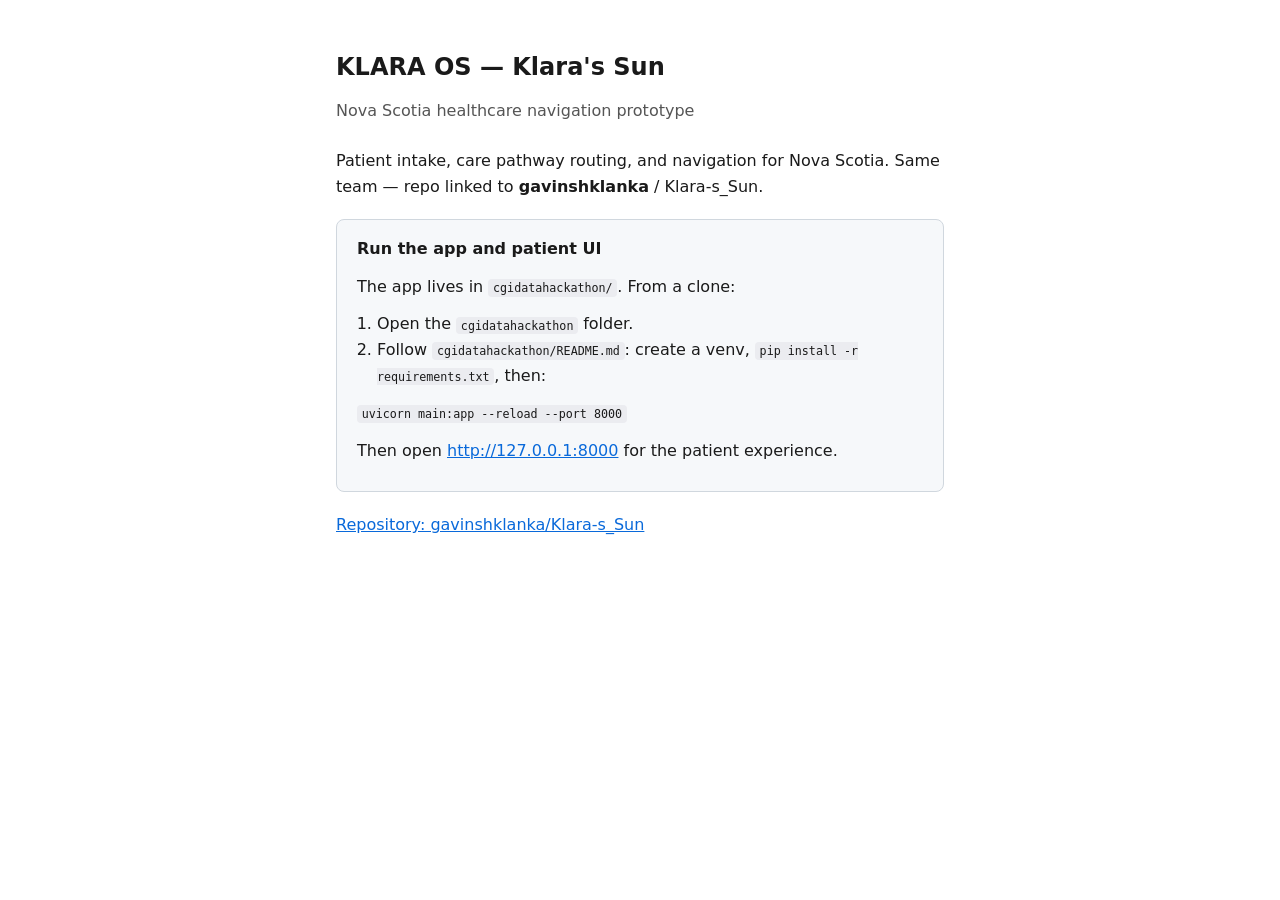
<file: index.html>
<!DOCTYPE html>
<html lang="en">
<head>
  <meta charset="UTF-8">
  <meta name="viewport" content="width=device-width, initial-scale=1">
  <title>KLARA OS — Klara's Sun</title>
  <style>
    * { box-sizing: border-box; }
    body { font-family: system-ui, -apple-system, sans-serif; line-height: 1.6; max-width: 42rem; margin: 0 auto; padding: 2rem; color: #1a1a1a; }
    h1 { font-size: 1.5rem; margin-bottom: 0.5rem; }
    .sub { color: #555; margin-bottom: 1.5rem; }
    p { margin: 0.75rem 0; }
    a { color: #0969da; }
    .box { background: #f6f8fa; border: 1px solid #d0d7de; border-radius: 8px; padding: 1rem 1.25rem; margin: 1.25rem 0; }
    .box strong { display: block; margin-bottom: 0.25rem; }
    code { background: #ebecf0; padding: 0.15em 0.4em; border-radius: 4px; font-size: 0.9em; }
    ol { margin: 0.5rem 0; padding-left: 1.25rem; }
  </style>
</head>
<body>
  <h1>KLARA OS — Klara's Sun</h1>
  <p class="sub">Nova Scotia healthcare navigation prototype</p>
  <p>Patient intake, care pathway routing, and navigation for Nova Scotia. Same team — repo linked to <strong>gavinshklanka</strong> / Klara-s_Sun.</p>

  <div class="box">
    <strong>Run the app and patient UI</strong>
    <p>The app lives in <code>cgidatahackathon/</code>. From a clone:</p>
    <ol>
      <li>Open the <code>cgidatahackathon</code> folder.</li>
      <li>Follow <code>cgidatahackathon/README.md</code>: create a venv, <code>pip install -r requirements.txt</code>, then:</li>
    </ol>
    <p><code>uvicorn main:app --reload --port 8000</code></p>
    <p>Then open <a href="http://127.0.0.1:8000" target="_blank" rel="noopener">http://127.0.0.1:8000</a> for the patient experience.</p>
  </div>

  <p><a href="https://github.com/gavinshklanka/Klara-s_Sun">Repository: gavinshklanka/Klara-s_Sun</a></p>
</body>
</html>
</file>
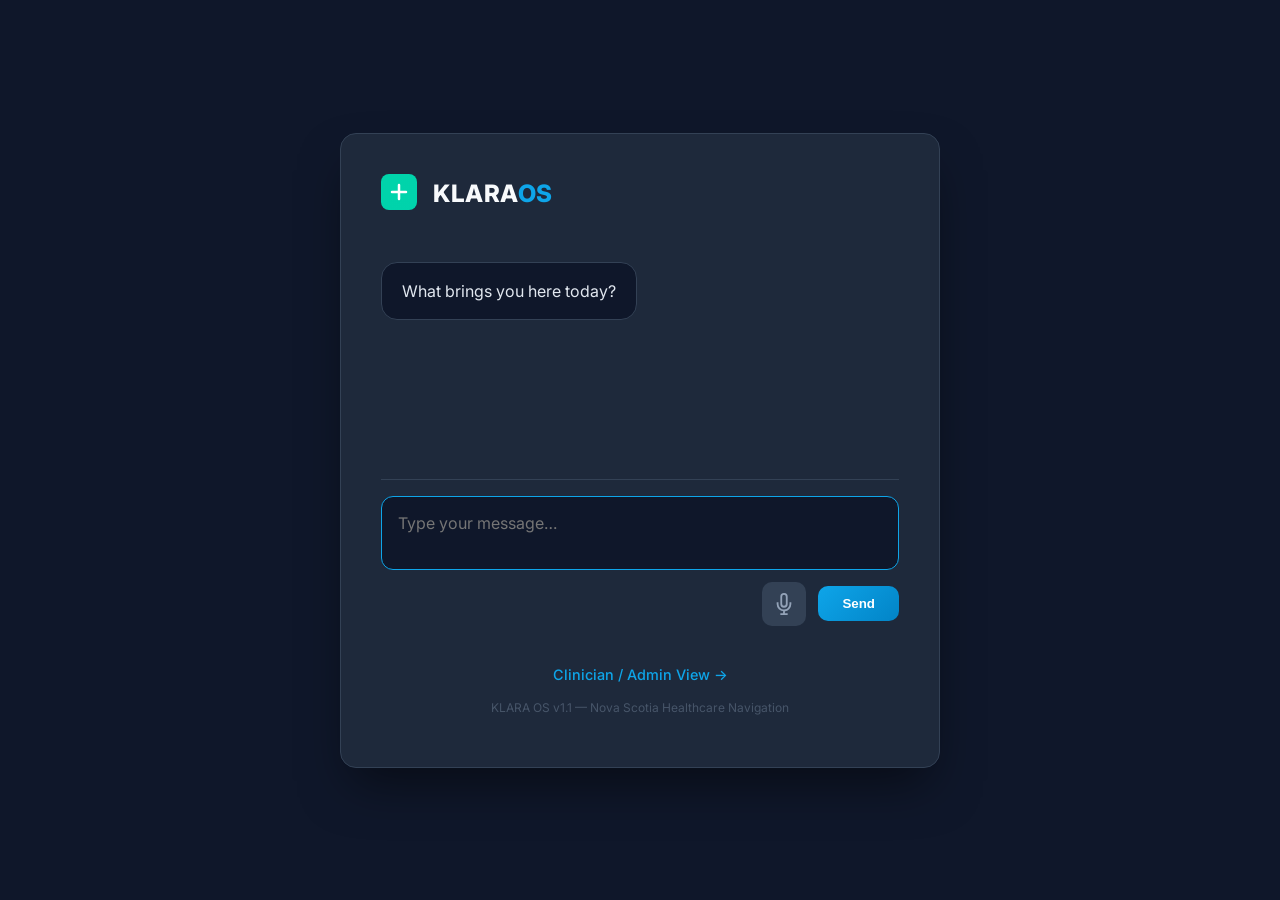
<file: static/index.html>
<!DOCTYPE html>
<html lang="en">

<head>
    <meta charset="UTF-8">
    <meta name="viewport" content="width=device-width, initial-scale=1.0">
    <title>KLARA OS — Nova Scotia Healthcare Navigation</title>
    <meta name="description" content="KLARA OS: Conversational healthcare navigation for Nova Scotians.">
    <link rel="preconnect" href="https://fonts.googleapis.com">
    <link rel="preconnect" href="https://fonts.gstatic.com" crossorigin>
    <link href="https://fonts.googleapis.com/css2?family=Inter:wght@300;400;500;600;700;800&display=swap" rel="stylesheet">
    <link rel="stylesheet" href="/static/user.css">
</head>

<body>
    <div class="bg-glow" aria-hidden="true"></div>

    <div class="app-shell">
        <header id="user-header">
            <div class="logo-row">
                <div class="logo-mark">
                    <svg viewBox="0 0 36 36" fill="none">
                        <rect rx="8" width="36" height="36" fill="url(#lg)"/>
                        <path d="M11 18h14M18 11v14" stroke="#fff" stroke-width="2.5" stroke-linecap="round"/>
                        <defs>
                            <linearGradient id="lg" x1="0" y1="0" x2="36" y2="36">
                                <stop stop-color="#00d4aa"/><stop offset="1" stop-color="#0ea5e9"/>
                            </linearGradient>
                        </defs>
                    </svg>
                </div>
                <span class="logo-word">KLARA<span class="logo-accent">OS</span></span>
            </div>
        </header>

        <main id="user-main">
            <!-- ═══ Chat / Intake View ═══ -->
            <div id="chat-view" class="view-container">
                <div class="chat-container">
                    <div id="chat-messages" class="chat-messages"></div>
                    <div id="chat-input-area" class="chat-input-area">
                        <textarea id="chat-input" rows="2" placeholder="Type your message…" disabled></textarea>
                        <div class="chat-actions">
                            <button type="button" id="voice-btn" class="btn-voice" title="Voice to text" disabled>
                                <svg viewBox="0 0 24 24" fill="none" stroke="currentColor" stroke-width="2">
                                    <path d="M12 1a3 3 0 0 0-3 3v8a3 3 0 0 0 6 0V4a3 3 0 0 0-3-3z"/>
                                    <path d="M19 10v2a7 7 0 0 1-14 0v-2M12 19v4M8 23h8"/>
                                </svg>
                            </button>
                            <button type="button" id="send-btn" class="btn-send" disabled>Send</button>
                        </div>
                    </div>
                </div>
            </div>

            <!-- ═══ Join Modal (health card verification) ═══ -->
            <div id="join-modal" class="modal view-hidden">
                <div class="modal-backdrop"></div>
                <div class="modal-content">
                    <h3>Join KLARA</h3>
                    <p>Connect with your MSI health card number to access your record. (Demo: any number works.)</p>
                    <input type="text" id="health-card-input" placeholder="Health card number" maxlength="12">
                    <div class="modal-actions">
                        <button type="button" id="join-cancel" class="btn-secondary">Cancel</button>
                        <button type="button" id="join-submit" class="btn-primary">Connect</button>
                    </div>
                </div>
            </div>

            <!-- ═══ Results View ═══ -->
            <div id="results-view" class="view-container view-hidden">
                <button type="button" id="back-btn" class="btn-back">← Start Over</button>

                <div class="result-hero" id="result-hero">
                    <div class="result-emoji">🏥</div>
                    <h2 class="result-heading">We recommend…</h2>
                    <p class="result-pathway" id="result-pathway"></p>
                </div>
                <p class="result-reason" id="result-reason"></p>

                <div class="result-options" id="result-options">
                    <h3>Your Options</h3>
                    <div id="options-list" class="options-list"></div>
                </div>

                <div class="lp-model-panel" id="lp-model-panel">
                    <button type="button" class="lp-toggle" id="lp-toggle" aria-expanded="false">
                        <span class="lp-toggle-icon">▸</span>
                        <span>How your route was chosen — and how you're helping Nova Scotia</span>
                    </button>
                    <div class="lp-content" id="lp-content" hidden>
                        <div class="lp-user-story">
                            <h4 class="lp-section-title">How your route was determined</h4>
                            <p class="lp-story-intro">KLARA looked at your symptoms, how urgent they are, how long they have lasted, where you are in the province, and which services are available. From that, it chose one recommended pathway—the option that best balances your safety with current capacity across the system.</p>

                            <h4 class="lp-section-title">Why this helps emergency care</h4>
                            <p class="lp-story-stat">Emergency departments need to stay available for life-threatening situations. When people with non-urgent needs use other services, it eases pressure on the ED so it can focus on true emergencies. In Nova Scotia, about 35% of emergency department visits are classified as non-emergency. Using the pathway KLARA suggests helps keep emergency care ready for those who need it most.</p>

                            <h4 class="lp-section-title">How you're helping Nova Scotia</h4>
                            <p class="lp-story-logic">Choosing the recommended pathway helps the system use existing services more effectively. KLARA does not create new demand; it helps direct people to the right place. That means better use of resources, less strain on overcrowded services, and improved access to care for everyone in the province. Your choice supports that.</p>
                        </div>
                        <div class="lp-ranking-section">
                            <p class="lp-ranking-intro">Pathways that were considered for you (best fit first):</p>
                            <div class="lp-ranking" id="lp-ranking"></div>
                        </div>
                    </div>
                </div>

                <div class="result-summary" id="result-summary">
                    <h3>What We Found (Observable Intake)</h3>
                    <div id="summary-body"></div>
                    <div id="submit-request-area" class="submit-request-area">
                        <p class="submit-hint">Pick an option above, then submit your request.</p>
                        <button type="button" id="submit-request-btn" class="btn-submit-request" disabled>
                            Submit Request
                        </button>
                    </div>
                </div>

                <div class="emergency-banner" id="emergency-banner" hidden>
                    <span class="emergency-icon">🚨</span>
                    <span id="emergency-text"></span>
                </div>

                <div class="dashboard-view view-hidden" id="dashboard-view">
                    <h3>Your Care Dashboard</h3>
                    <div class="dashboard-status" id="dashboard-status"></div>
                    <div class="dashboard-next-steps" id="dashboard-next-steps"></div>
                    <div class="dashboard-directions" id="dashboard-directions"></div>
                    <div class="dashboard-intake-report" id="dashboard-intake-report"></div>
                </div>

                <p class="disclaimer">This is a navigation aid, not a medical diagnosis. If you feel your condition is life-threatening, please call <strong>911</strong> immediately.</p>
            </div>
        </main>

        <footer id="user-footer">
            <a href="/admin" class="admin-link">Clinician / Admin View →</a>
            <p>KLARA OS v1.1 — Nova Scotia Healthcare Navigation</p>
        </footer>
    </div>

    <script src="/static/user.js"></script>
</body>

</html>
</file>
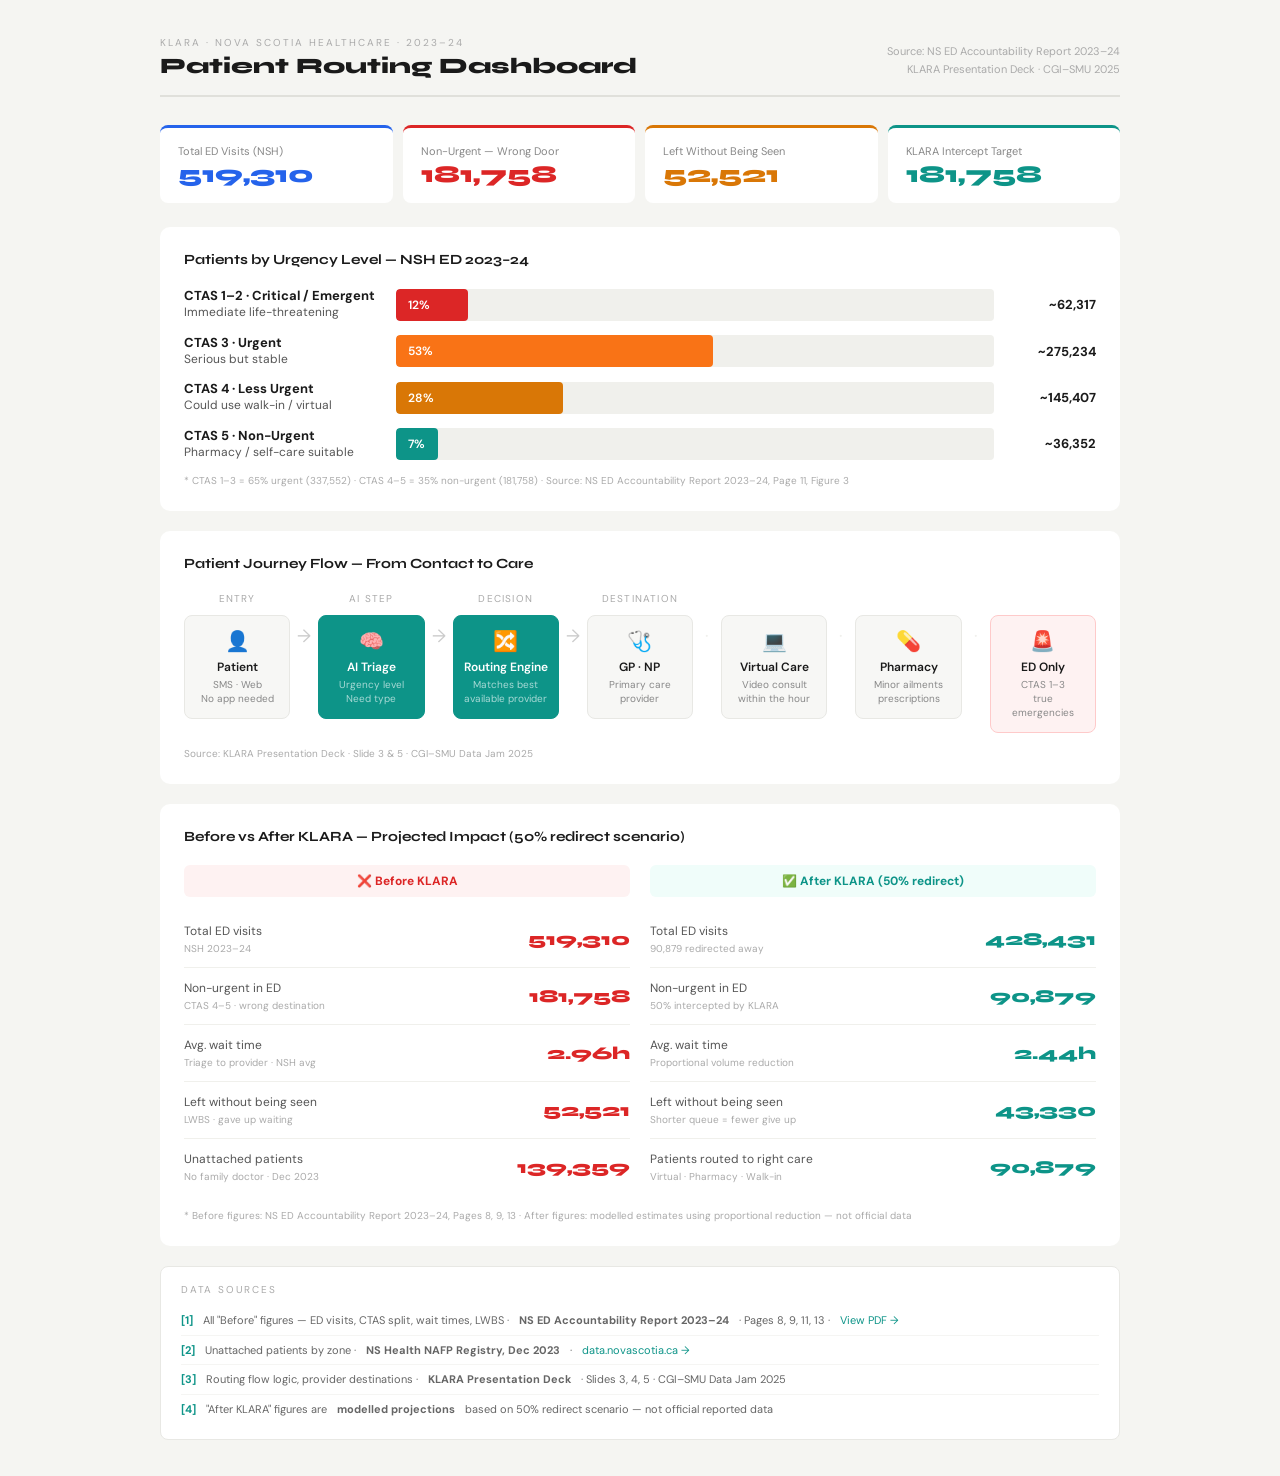
<file: klara_charts_dashboard.html>
<!DOCTYPE html>
<html lang="en">
<head>
<meta charset="UTF-8">
<meta name="viewport" content="width=device-width, initial-scale=1.0">
<title>KLARA — Routing Dashboard</title>
<link href="https://fonts.googleapis.com/css2?family=DM+Sans:wght@400;500;600&family=Syne:wght@700;800&display=swap" rel="stylesheet">
<style>
  * { box-sizing: border-box; margin: 0; padding: 0; }

  body {
    font-family: 'DM Sans', sans-serif;
    background: #f5f5f2;
    color: #1a1a1a;
    padding: 36px 24px;
  }

  .page { max-width: 960px; margin: 0 auto; }

  /* HEADER */
  .header {
    margin-bottom: 28px;
    display: flex;
    justify-content: space-between;
    align-items: flex-end;
    border-bottom: 2px solid #e0e0db;
    padding-bottom: 16px;
  }

  .eyebrow {
    font-size: 10px;
    letter-spacing: 0.2em;
    text-transform: uppercase;
    color: #aaa;
    margin-bottom: 4px;
  }

  h1 {
    font-family: 'Syne', sans-serif;
    font-size: 22px;
    font-weight: 800;
    color: #1a1a1a;
  }

  .header-right {
    font-size: 11px;
    color: #aaa;
    text-align: right;
    line-height: 1.7;
  }

  /* KPI STRIP */
  .kpi-row {
    display: grid;
    grid-template-columns: repeat(4, 1fr);
    gap: 10px;
    margin-bottom: 24px;
  }

  .kpi {
    background: #fff;
    border-radius: 8px;
    padding: 16px 18px;
    border-top: 3px solid;
  }

  .kpi.blue   { border-color: #2563eb; }
  .kpi.red    { border-color: #dc2626; }
  .kpi.amber  { border-color: #d97706; }
  .kpi.teal   { border-color: #0d9488; }

  .kpi-label { font-size: 11px; color: #888; margin-bottom: 5px; line-height: 1.3; }

  .kpi-val {
    font-family: 'Syne', sans-serif;
    font-size: 24px;
    font-weight: 800;
    line-height: 1;
  }

  .kpi.blue  .kpi-val { color: #2563eb; }
  .kpi.red   .kpi-val { color: #dc2626; }
  .kpi.amber .kpi-val { color: #d97706; }
  .kpi.teal  .kpi-val { color: #0d9488; }

  /* SECTION LABEL */
  .slabel {
    font-size: 10px;
    letter-spacing: 0.18em;
    text-transform: uppercase;
    color: #aaa;
    margin-bottom: 12px;
  }

  /* CARD WRAPPER */
  .card {
    background: #fff;
    border-radius: 10px;
    padding: 24px;
    margin-bottom: 20px;
  }

  .card-title {
    font-family: 'Syne', sans-serif;
    font-size: 14px;
    font-weight: 700;
    margin-bottom: 20px;
    color: #1a1a1a;
  }

  /* ── CHART 1: BAR CHART ── */
  .bar-chart { display: flex; flex-direction: column; gap: 14px; }

  .bar-row { display: flex; align-items: center; gap: 12px; }

  .bar-label {
    font-size: 12px;
    color: #555;
    width: 200px;
    flex-shrink: 0;
    line-height: 1.3;
  }

  .bar-label strong { display: block; font-size: 13px; color: #1a1a1a; }

  .bar-track {
    flex: 1;
    background: #f0f0ec;
    border-radius: 4px;
    height: 32px;
    overflow: hidden;
    position: relative;
  }

  .bar-fill {
    height: 100%;
    border-radius: 4px;
    display: flex;
    align-items: center;
    padding-left: 12px;
    font-size: 12px;
    font-weight: 600;
    color: #fff;
    transition: width 1s ease;
    white-space: nowrap;
  }

  .bar-num {
    font-size: 13px;
    font-weight: 700;
    width: 90px;
    text-align: right;
    flex-shrink: 0;
    color: #1a1a1a;
  }

  /* ── CHART 2: FLOW ── */
  .flow-chart {
    display: flex;
    align-items: flex-start;
    gap: 0;
    overflow-x: auto;
  }

  .flow-col {
    display: flex;
    flex-direction: column;
    align-items: center;
    flex: 1;
    min-width: 100px;
  }

  .flow-col-label {
    font-size: 10px;
    text-transform: uppercase;
    letter-spacing: 0.12em;
    color: #aaa;
    margin-bottom: 10px;
    text-align: center;
  }

  .flow-node {
    background: #f7f7f5;
    border: 1px solid #e8e8e4;
    border-radius: 8px;
    padding: 12px 10px;
    text-align: center;
    width: 100%;
  }

  .flow-node.active {
    background: #0d9488;
    border-color: #0d9488;
  }

  .flow-node.active .fn-title { color: #fff; }
  .flow-node.active .fn-sub   { color: #a7d9d5; }

  .flow-node.problem {
    background: #fef2f2;
    border-color: #fecaca;
  }

  .fn-icon  { font-size: 20px; margin-bottom: 5px; }
  .fn-title { font-size: 12px; font-weight: 600; color: #1a1a1a; margin-bottom: 3px; }
  .fn-sub   { font-size: 10px; color: #888; line-height: 1.4; }

  .flow-arrow-h {
    display: flex;
    align-items: center;
    justify-content: center;
    padding-top: 32px;
    color: #ccc;
    font-size: 18px;
    flex-shrink: 0;
    width: 28px;
  }

  /* ── CHART 3: BEFORE vs AFTER ── */
  .ba-grid {
    display: grid;
    grid-template-columns: 1fr 1fr;
    gap: 20px;
  }

  .ba-side { }

  .ba-title {
    font-size: 12px;
    font-weight: 700;
    margin-bottom: 14px;
    padding: 8px 12px;
    border-radius: 6px;
    text-align: center;
  }

  .ba-title.before { background: #fef2f2; color: #dc2626; }
  .ba-title.after  { background: #f0fdfa; color: #0d9488; }

  .ba-metric {
    display: flex;
    justify-content: space-between;
    align-items: center;
    padding: 12px 0;
    border-bottom: 1px solid #f0f0ec;
  }

  .ba-metric:last-child { border-bottom: none; }

  .ba-metric-label { font-size: 12px; color: #555; }

  .ba-metric-val {
    font-family: 'Syne', sans-serif;
    font-size: 18px;
    font-weight: 800;
  }

  .ba-side.before-side .ba-metric-val { color: #dc2626; }
  .ba-side.after-side  .ba-metric-val { color: #0d9488; }

  .ba-note {
    font-size: 10px;
    color: #aaa;
    margin-top: 3px;
  }

  /* divider */
  .ba-divider {
    display: flex;
    align-items: center;
    justify-content: center;
    font-family: 'Syne', sans-serif;
    font-size: 13px;
    font-weight: 800;
    color: #ddd;
    writing-mode: vertical-rl;
    padding: 0 4px;
  }

  /* SOURCE */
  .source-box {
    background: #fff;
    border-radius: 8px;
    padding: 16px 20px;
    border: 1px solid #e8e8e4;
    margin-top: 20px;
  }

  .source-title {
    font-size: 10px;
    letter-spacing: 0.18em;
    text-transform: uppercase;
    color: #aaa;
    margin-bottom: 10px;
  }

  .source-row {
    display: flex;
    gap: 10px;
    padding: 6px 0;
    border-bottom: 1px solid #f5f5f3;
    font-size: 11px;
    color: #666;
    line-height: 1.5;
  }

  .source-row:last-child { border-bottom: none; }
  .source-row span { color: #0d9488; font-weight: 700; flex-shrink: 0; }
  .source-row a { color: #0d9488; text-decoration: none; }
  .source-row a:hover { text-decoration: underline; }

  /* Animate bars */
  @keyframes grow { from { width: 0; } }
  .bar-fill { animation: grow 1s ease both; }
  .bar-row:nth-child(1) .bar-fill { animation-delay: 0.1s; }
  .bar-row:nth-child(2) .bar-fill { animation-delay: 0.2s; }
  .bar-row:nth-child(3) .bar-fill { animation-delay: 0.3s; }
  .bar-row:nth-child(4) .bar-fill { animation-delay: 0.4s; }
</style>
</head>
<body>
<div class="page">

  <!-- HEADER -->
  <div class="header">
    <div>
      <div class="eyebrow">KLARA · Nova Scotia Healthcare · 2023–24</div>
      <h1>Patient Routing Dashboard</h1>
    </div>
    <div class="header-right">
      Source: NS ED Accountability Report 2023–24<br>
      KLARA Presentation Deck · CGI–SMU 2025
    </div>
  </div>

  <!-- KPI STRIP -->
  <div class="kpi-row">
    <div class="kpi blue">
      <div class="kpi-label">Total ED Visits (NSH)</div>
      <div class="kpi-val">519,310</div>
    </div>
    <div class="kpi red">
      <div class="kpi-label">Non-Urgent — Wrong Door</div>
      <div class="kpi-val">181,758</div>
    </div>
    <div class="kpi amber">
      <div class="kpi-label">Left Without Being Seen</div>
      <div class="kpi-val">52,521</div>
    </div>
    <div class="kpi teal">
      <div class="kpi-label">KLARA Intercept Target</div>
      <div class="kpi-val">181,758</div>
    </div>
  </div>

  <!-- CHART 1: BAR -->
  <div class="card">
    <div class="card-title">Patients by Urgency Level — NSH ED 2023–24</div>
    <div class="bar-chart">

      <div class="bar-row">
        <div class="bar-label"><strong>CTAS 1–2 · Critical / Emergent</strong>Immediate life-threatening</div>
        <div class="bar-track">
          <div class="bar-fill" style="width:12%;background:#dc2626;">12%</div>
        </div>
        <div class="bar-num">~62,317</div>
      </div>

      <div class="bar-row">
        <div class="bar-label"><strong>CTAS 3 · Urgent</strong>Serious but stable</div>
        <div class="bar-track">
          <div class="bar-fill" style="width:53%;background:#f97316;">53%</div>
        </div>
        <div class="bar-num">~275,234</div>
      </div>

      <div class="bar-row">
        <div class="bar-label"><strong>CTAS 4 · Less Urgent</strong>Could use walk-in / virtual</div>
        <div class="bar-track">
          <div class="bar-fill" style="width:28%;background:#d97706;">28%</div>
        </div>
        <div class="bar-num">~145,407</div>
      </div>

      <div class="bar-row">
        <div class="bar-label"><strong>CTAS 5 · Non-Urgent</strong>Pharmacy / self-care suitable</div>
        <div class="bar-track">
          <div class="bar-fill" style="width:7%;background:#0d9488;">7%</div>
        </div>
        <div class="bar-num">~36,352</div>
      </div>

    </div>
    <div style="margin-top:14px;font-size:10px;color:#aaa;">
      * CTAS 1–3 = 65% urgent (337,552) · CTAS 4–5 = 35% non-urgent (181,758) · Source: NS ED Accountability Report 2023–24, Page 11, Figure 3
    </div>
  </div>

  <!-- CHART 2: FLOW -->
  <div class="card">
    <div class="card-title">Patient Journey Flow — From Contact to Care</div>
    <div class="flow-chart">

      <div class="flow-col">
        <div class="flow-col-label">Entry</div>
        <div class="flow-node">
          <div class="fn-icon">👤</div>
          <div class="fn-title">Patient</div>
          <div class="fn-sub">SMS · Web<br>No app needed</div>
        </div>
      </div>

      <div class="flow-arrow-h">→</div>

      <div class="flow-col">
        <div class="flow-col-label">AI Step</div>
        <div class="flow-node active">
          <div class="fn-icon">🧠</div>
          <div class="fn-title">AI Triage</div>
          <div class="fn-sub">Urgency level<br>Need type</div>
        </div>
      </div>

      <div class="flow-arrow-h">→</div>

      <div class="flow-col">
        <div class="flow-col-label">Decision</div>
        <div class="flow-node active">
          <div class="fn-icon">🔀</div>
          <div class="fn-title">Routing Engine</div>
          <div class="fn-sub">Matches best<br>available provider</div>
        </div>
      </div>

      <div class="flow-arrow-h">→</div>

      <div class="flow-col">
        <div class="flow-col-label">Destination</div>
        <div class="flow-node">
          <div class="fn-icon">🩺</div>
          <div class="fn-title">GP · NP</div>
          <div class="fn-sub">Primary care<br>provider</div>
        </div>
      </div>

      <div class="flow-arrow-h" style="color:#f0f0ec;">·</div>

      <div class="flow-col">
        <div class="flow-col-label">&nbsp;</div>
        <div class="flow-node">
          <div class="fn-icon">💻</div>
          <div class="fn-title">Virtual Care</div>
          <div class="fn-sub">Video consult<br>within the hour</div>
        </div>
      </div>

      <div class="flow-arrow-h" style="color:#f0f0ec;">·</div>

      <div class="flow-col">
        <div class="flow-col-label">&nbsp;</div>
        <div class="flow-node">
          <div class="fn-icon">💊</div>
          <div class="fn-title">Pharmacy</div>
          <div class="fn-sub">Minor ailments<br>prescriptions</div>
        </div>
      </div>

      <div class="flow-arrow-h" style="color:#f0f0ec;">·</div>

      <div class="flow-col">
        <div class="flow-col-label">&nbsp;</div>
        <div class="flow-node problem">
          <div class="fn-icon">🚨</div>
          <div class="fn-title">ED Only</div>
          <div class="fn-sub">CTAS 1–3<br>true emergencies</div>
        </div>
      </div>

    </div>
    <div style="margin-top:14px;font-size:10px;color:#aaa;">
      Source: KLARA Presentation Deck · Slide 3 & 5 · CGI–SMU Data Jam 2025
    </div>
  </div>

  <!-- CHART 3: BEFORE vs AFTER -->
  <div class="card">
    <div class="card-title">Before vs After KLARA — Projected Impact (50% redirect scenario)</div>
    <div class="ba-grid">

      <div class="ba-side before-side">
        <div class="ba-title before">❌ Before KLARA</div>

        <div class="ba-metric">
          <div>
            <div class="ba-metric-label">Total ED visits</div>
            <div class="ba-note">NSH 2023–24</div>
          </div>
          <div class="ba-metric-val">519,310</div>
        </div>

        <div class="ba-metric">
          <div>
            <div class="ba-metric-label">Non-urgent in ED</div>
            <div class="ba-note">CTAS 4–5 · wrong destination</div>
          </div>
          <div class="ba-metric-val">181,758</div>
        </div>

        <div class="ba-metric">
          <div>
            <div class="ba-metric-label">Avg. wait time</div>
            <div class="ba-note">Triage to provider · NSH avg</div>
          </div>
          <div class="ba-metric-val">2.96h</div>
        </div>

        <div class="ba-metric">
          <div>
            <div class="ba-metric-label">Left without being seen</div>
            <div class="ba-note">LWBS · gave up waiting</div>
          </div>
          <div class="ba-metric-val">52,521</div>
        </div>

        <div class="ba-metric">
          <div>
            <div class="ba-metric-label">Unattached patients</div>
            <div class="ba-note">No family doctor · Dec 2023</div>
          </div>
          <div class="ba-metric-val">139,359</div>
        </div>

      </div>

      <div class="ba-side after-side">
        <div class="ba-title after">✅ After KLARA (50% redirect)</div>

        <div class="ba-metric">
          <div>
            <div class="ba-metric-label">Total ED visits</div>
            <div class="ba-note">90,879 redirected away</div>
          </div>
          <div class="ba-metric-val">428,431</div>
        </div>

        <div class="ba-metric">
          <div>
            <div class="ba-metric-label">Non-urgent in ED</div>
            <div class="ba-note">50% intercepted by KLARA</div>
          </div>
          <div class="ba-metric-val">90,879</div>
        </div>

        <div class="ba-metric">
          <div>
            <div class="ba-metric-label">Avg. wait time</div>
            <div class="ba-note">Proportional volume reduction</div>
          </div>
          <div class="ba-metric-val">2.44h</div>
        </div>

        <div class="ba-metric">
          <div>
            <div class="ba-metric-label">Left without being seen</div>
            <div class="ba-note">Shorter queue = fewer give up</div>
          </div>
          <div class="ba-metric-val">43,330</div>
        </div>

        <div class="ba-metric">
          <div>
            <div class="ba-metric-label">Patients routed to right care</div>
            <div class="ba-note">Virtual · Pharmacy · Walk-in</div>
          </div>
          <div class="ba-metric-val">90,879</div>
        </div>

      </div>

    </div>
    <div style="margin-top:14px;font-size:10px;color:#aaa;">
      * Before figures: NS ED Accountability Report 2023–24, Pages 8, 9, 13 · After figures: modelled estimates using proportional reduction — not official data
    </div>
  </div>

  <!-- SOURCE -->
  <div class="source-box">
    <div class="source-title">Data Sources</div>
    <div class="source-row">
      <span>[1]</span>
      All "Before" figures — ED visits, CTAS split, wait times, LWBS · <strong>NS ED Accountability Report 2023–24</strong> · Pages 8, 9, 11, 13 ·
      <a href="https://novascotia.ca/dhw/publications/emergency-departments-accountability-report-2023-24.pdf" target="_blank">View PDF →</a>
    </div>
    <div class="source-row">
      <span>[2]</span>
      Unattached patients by zone · <strong>NS Health NAFP Registry, Dec 2023</strong> ·
      <a href="https://data.novascotia.ca" target="_blank">data.novascotia.ca →</a>
    </div>
    <div class="source-row">
      <span>[3]</span>
      Routing flow logic, provider destinations · <strong>KLARA Presentation Deck</strong> · Slides 3, 4, 5 · CGI–SMU Data Jam 2025
    </div>
    <div class="source-row">
      <span>[4]</span>
      "After KLARA" figures are <strong>modelled projections</strong> based on 50% redirect scenario — not official reported data
    </div>
  </div>

</div>
</body>
</html>
</file>
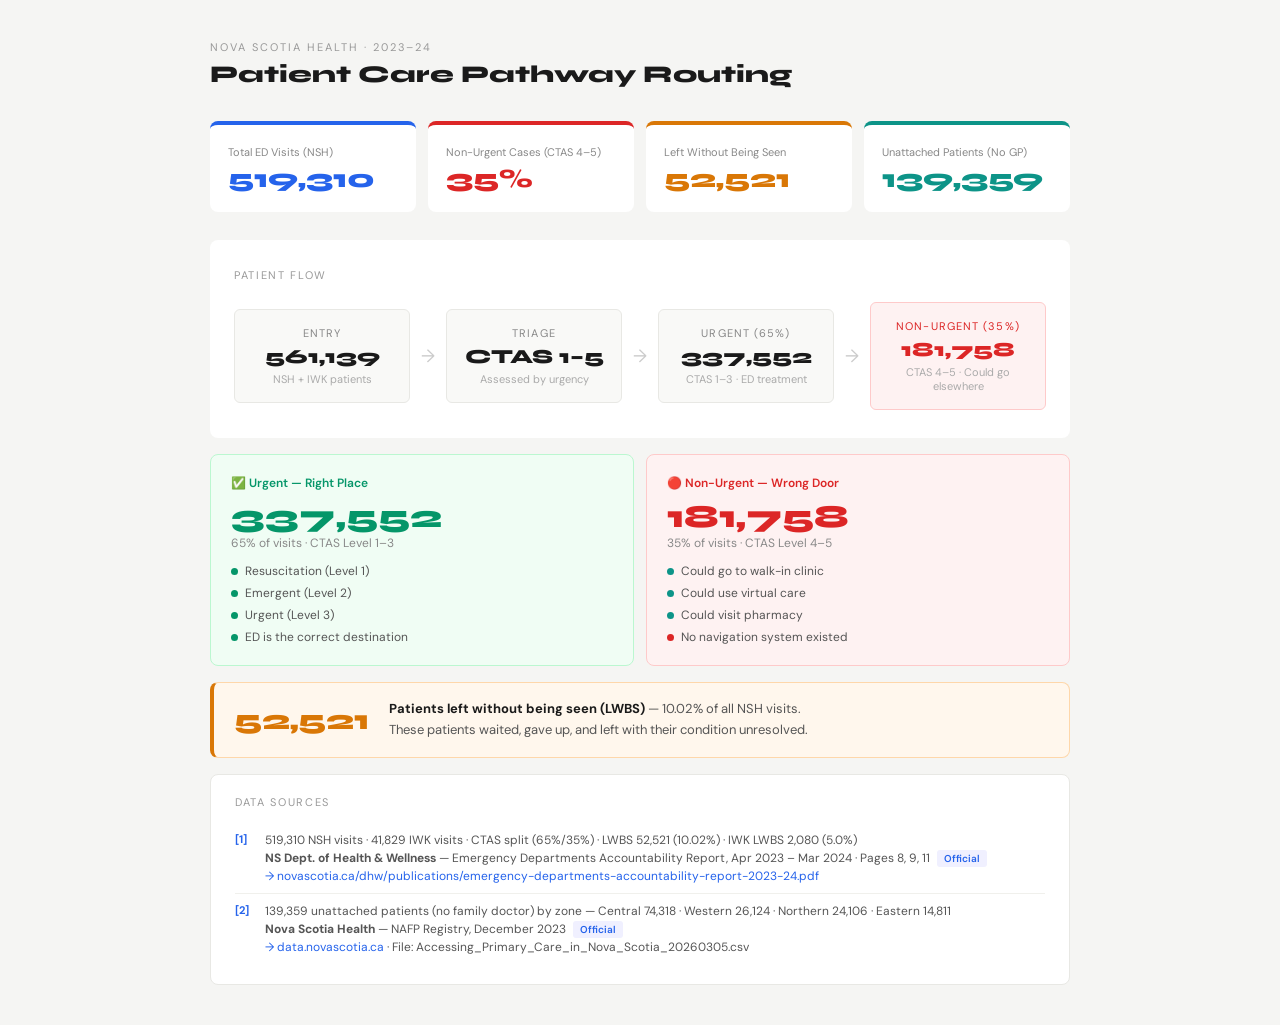
<file: simple_routing_dashboard.html>
<!DOCTYPE html>
<html lang="en">
<head>
<meta charset="UTF-8">
<meta name="viewport" content="width=device-width, initial-scale=1.0">
<title>Patient Care Pathway — Nova Scotia 2023–24</title>
<link href="https://fonts.googleapis.com/css2?family=DM+Sans:wght@400;500;600&family=Syne:wght@700;800&display=swap" rel="stylesheet">
<style>
  * { box-sizing: border-box; margin: 0; padding: 0; }

  body {
    font-family: 'DM Sans', sans-serif;
    background: #f5f5f3;
    color: #1a1a1a;
    padding: 40px 24px;
  }

  .page { max-width: 860px; margin: 0 auto; }

  /* HEADER */
  .header {
    margin-bottom: 32px;
  }

  .header .eyebrow {
    font-size: 11px;
    letter-spacing: 0.18em;
    text-transform: uppercase;
    color: #999;
    margin-bottom: 6px;
  }

  .header h1 {
    font-family: 'Syne', sans-serif;
    font-size: 24px;
    font-weight: 800;
    color: #1a1a1a;
  }

  /* KPI ROW */
  .kpi-row {
    display: grid;
    grid-template-columns: repeat(4, 1fr);
    gap: 12px;
    margin-bottom: 28px;
  }

  .kpi {
    background: #fff;
    border-radius: 8px;
    padding: 20px 18px;
    border-top: 4px solid;
  }

  .kpi.blue  { border-color: #2563eb; }
  .kpi.red   { border-color: #dc2626; }
  .kpi.amber { border-color: #d97706; }
  .kpi.teal  { border-color: #0d9488; }

  .kpi-label {
    font-size: 11px;
    color: #888;
    margin-bottom: 6px;
    line-height: 1.4;
  }

  .kpi-value {
    font-family: 'Syne', sans-serif;
    font-size: 26px;
    font-weight: 800;
    line-height: 1;
  }

  .kpi.blue  .kpi-value { color: #2563eb; }
  .kpi.red   .kpi-value { color: #dc2626; }
  .kpi.amber .kpi-value { color: #d97706; }
  .kpi.teal  .kpi-value { color: #0d9488; }

  /* FLOW */
  .flow-section {
    background: #fff;
    border-radius: 8px;
    padding: 28px 24px;
    margin-bottom: 16px;
  }

  .section-title {
    font-size: 11px;
    letter-spacing: 0.15em;
    text-transform: uppercase;
    color: #999;
    margin-bottom: 20px;
  }

  .flow {
    display: flex;
    align-items: center;
    gap: 0;
  }

  .flow-node {
    flex: 1;
    background: #f9f9f7;
    border-radius: 6px;
    padding: 16px 14px;
    text-align: center;
    border: 1px solid #e8e8e4;
  }

  .flow-node .node-label {
    font-size: 11px;
    color: #888;
    margin-bottom: 4px;
    text-transform: uppercase;
    letter-spacing: 0.1em;
  }

  .flow-node .node-value {
    font-family: 'Syne', sans-serif;
    font-size: 20px;
    font-weight: 800;
    color: #1a1a1a;
  }

  .flow-node .node-sub {
    font-size: 11px;
    color: #aaa;
    margin-top: 3px;
  }

  .flow-arrow {
    width: 36px;
    text-align: center;
    font-size: 18px;
    color: #ccc;
    flex-shrink: 0;
  }

  /* SPLIT SECTION */
  .split-row {
    display: grid;
    grid-template-columns: 1fr 1fr;
    gap: 12px;
    margin-bottom: 16px;
  }

  .split-card {
    border-radius: 8px;
    padding: 20px 20px;
    border: 1px solid;
  }

  .split-card.urgent {
    background: #f0fdf4;
    border-color: #bbf7d0;
  }

  .split-card.nonurgent {
    background: #fef2f2;
    border-color: #fecaca;
  }

  .split-title {
    font-size: 12px;
    font-weight: 600;
    margin-bottom: 10px;
  }

  .split-card.urgent .split-title { color: #059669; }
  .split-card.nonurgent .split-title { color: #dc2626; }

  .split-num {
    font-family: 'Syne', sans-serif;
    font-size: 32px;
    font-weight: 800;
    line-height: 1;
    margin-bottom: 2px;
  }

  .split-card.urgent .split-num { color: #059669; }
  .split-card.nonurgent .split-num { color: #dc2626; }

  .split-sub {
    font-size: 12px;
    color: #888;
    margin-bottom: 12px;
  }

  .pathway-list {
    list-style: none;
    display: flex;
    flex-direction: column;
    gap: 6px;
  }

  .pathway-list li {
    font-size: 12px;
    color: #555;
    display: flex;
    align-items: center;
    gap: 7px;
  }

  .dot {
    width: 7px;
    height: 7px;
    border-radius: 50%;
    flex-shrink: 0;
  }

  .dot-green { background: #059669; }
  .dot-red   { background: #dc2626; }
  .dot-teal  { background: #0d9488; }

  /* LWBS ROW */
  .lwbs-box {
    background: #fff7ed;
    border: 1px solid #fed7aa;
    border-left: 4px solid #d97706;
    border-radius: 8px;
    padding: 16px 20px;
    margin-bottom: 16px;
    display: flex;
    align-items: center;
    gap: 20px;
  }

  .lwbs-num {
    font-family: 'Syne', sans-serif;
    font-size: 28px;
    font-weight: 800;
    color: #d97706;
    flex-shrink: 0;
  }

  .lwbs-text {
    font-size: 13px;
    color: #555;
    line-height: 1.6;
  }

  .lwbs-text strong { color: #1a1a1a; }

  /* SOURCE FOOTER */
  .sources {
    background: #fff;
    border-radius: 8px;
    padding: 20px 24px;
    border: 1px solid #e8e8e4;
  }

  .sources-title {
    font-size: 11px;
    letter-spacing: 0.15em;
    text-transform: uppercase;
    color: #999;
    margin-bottom: 14px;
  }

  .source-item {
    display: flex;
    gap: 10px;
    padding: 8px 0;
    border-bottom: 1px solid #f0f0ec;
    align-items: flex-start;
  }

  .source-item:last-child { border-bottom: none; }

  .source-num {
    font-size: 11px;
    font-weight: 700;
    color: #2563eb;
    flex-shrink: 0;
    width: 20px;
    margin-top: 1px;
  }

  .source-text {
    font-size: 12px;
    color: #555;
    line-height: 1.5;
  }

  .source-text a {
    color: #2563eb;
    text-decoration: none;
  }

  .source-text a:hover { text-decoration: underline; }

  .source-tag-inline {
    display: inline-block;
    background: #f0f0ff;
    color: #2563eb;
    font-size: 10px;
    padding: 1px 7px;
    border-radius: 3px;
    margin-left: 4px;
    font-weight: 600;
  }
</style>
</head>
<body>
<div class="page">

  <!-- HEADER -->
  <div class="header">
    <div class="eyebrow">Nova Scotia Health · 2023–24</div>
    <h1>Patient Care Pathway Routing</h1>
  </div>

  <!-- KPI ROW -->
  <div class="kpi-row">
    <div class="kpi blue">
      <div class="kpi-label">Total ED Visits (NSH)</div>
      <div class="kpi-value">519,310</div>
    </div>
    <div class="kpi red">
      <div class="kpi-label">Non-Urgent Cases (CTAS 4–5)</div>
      <div class="kpi-value">35%</div>
    </div>
    <div class="kpi amber">
      <div class="kpi-label">Left Without Being Seen</div>
      <div class="kpi-value">52,521</div>
    </div>
    <div class="kpi teal">
      <div class="kpi-label">Unattached Patients (No GP)</div>
      <div class="kpi-value">139,359</div>
    </div>
  </div>

  <!-- FLOW -->
  <div class="flow-section">
    <div class="section-title">Patient Flow</div>
    <div class="flow">
      <div class="flow-node">
        <div class="node-label">Entry</div>
        <div class="node-value">561,139</div>
        <div class="node-sub">NSH + IWK patients</div>
      </div>
      <div class="flow-arrow">→</div>
      <div class="flow-node">
        <div class="node-label">Triage</div>
        <div class="node-value">CTAS 1–5</div>
        <div class="node-sub">Assessed by urgency</div>
      </div>
      <div class="flow-arrow">→</div>
      <div class="flow-node">
        <div class="node-label">Urgent (65%)</div>
        <div class="node-value">337,552</div>
        <div class="node-sub">CTAS 1–3 · ED treatment</div>
      </div>
      <div class="flow-arrow">→</div>
      <div class="flow-node" style="background:#fef2f2;border-color:#fecaca;">
        <div class="node-label" style="color:#dc2626;">Non-Urgent (35%)</div>
        <div class="node-value" style="color:#dc2626;">181,758</div>
        <div class="node-sub">CTAS 4–5 · Could go elsewhere</div>
      </div>
    </div>
  </div>

  <!-- SPLIT CARDS -->
  <div class="split-row">

    <div class="split-card urgent">
      <div class="split-title">✅ Urgent — Right Place</div>
      <div class="split-num">337,552</div>
      <div class="split-sub">65% of visits · CTAS Level 1–3</div>
      <ul class="pathway-list">
        <li><div class="dot dot-green"></div>Resuscitation (Level 1)</li>
        <li><div class="dot dot-green"></div>Emergent (Level 2)</li>
        <li><div class="dot dot-green"></div>Urgent (Level 3)</li>
        <li><div class="dot dot-green"></div>ED is the correct destination</li>
      </ul>
    </div>

    <div class="split-card nonurgent">
      <div class="split-title">🔴 Non-Urgent — Wrong Door</div>
      <div class="split-num">181,758</div>
      <div class="split-sub">35% of visits · CTAS Level 4–5</div>
      <ul class="pathway-list">
        <li><div class="dot dot-teal"></div>Could go to walk-in clinic</li>
        <li><div class="dot dot-teal"></div>Could use virtual care</li>
        <li><div class="dot dot-teal"></div>Could visit pharmacy</li>
        <li><div class="dot dot-red"></div>No navigation system existed</li>
      </ul>
    </div>

  </div>

  <!-- LWBS -->
  <div class="lwbs-box">
    <div class="lwbs-num">52,521</div>
    <div class="lwbs-text">
      <strong>Patients left without being seen (LWBS)</strong> — 10.02% of all NSH visits.<br>
      These patients waited, gave up, and left with their condition unresolved.
    </div>
  </div>

  <!-- SOURCES -->
  <div class="sources">
    <div class="sources-title">Data Sources</div>

    <div class="source-item">
      <div class="source-num">[1]</div>
      <div class="source-text">
        519,310 NSH visits · 41,829 IWK visits · CTAS split (65%/35%) · LWBS 52,521 (10.02%) · IWK LWBS 2,080 (5.0%)<br>
        <strong>NS Dept. of Health & Wellness</strong> — Emergency Departments Accountability Report, Apr 2023 – Mar 2024 · Pages 8, 9, 11
        <span class="source-tag-inline">Official</span><br>
        <a href="https://novascotia.ca/dhw/publications/emergency-departments-accountability-report-2023-24.pdf" target="_blank">→ novascotia.ca/dhw/publications/emergency-departments-accountability-report-2023-24.pdf</a>
      </div>
    </div>

    <div class="source-item">
      <div class="source-num">[2]</div>
      <div class="source-text">
        139,359 unattached patients (no family doctor) by zone — Central 74,318 · Western 26,124 · Northern 24,106 · Eastern 14,811<br>
        <strong>Nova Scotia Health</strong> — NAFP Registry, December 2023
        <span class="source-tag-inline">Official</span><br>
        <a href="https://data.novascotia.ca" target="_blank">→ data.novascotia.ca</a> · File: Accessing_Primary_Care_in_Nova_Scotia_20260305.csv
      </div>
    </div>

  </div>

</div>
</body>
</html>
</file>
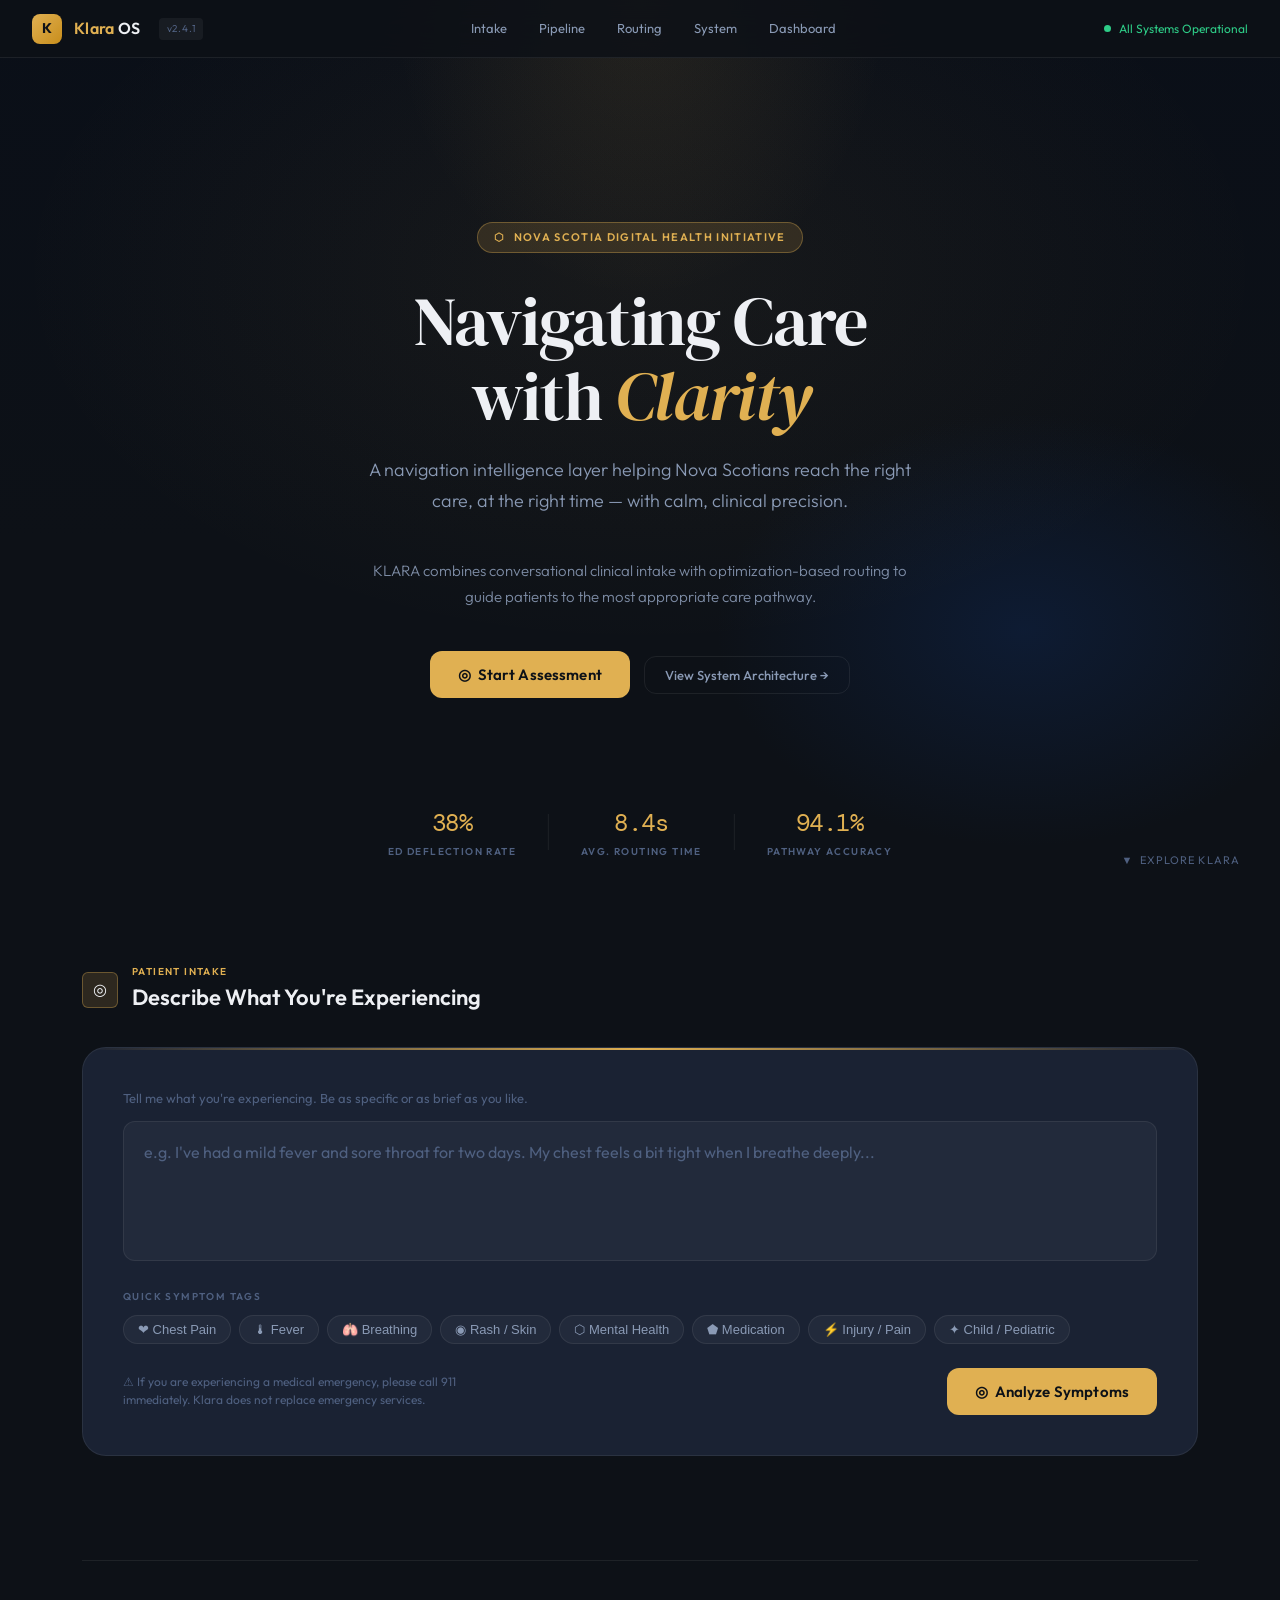
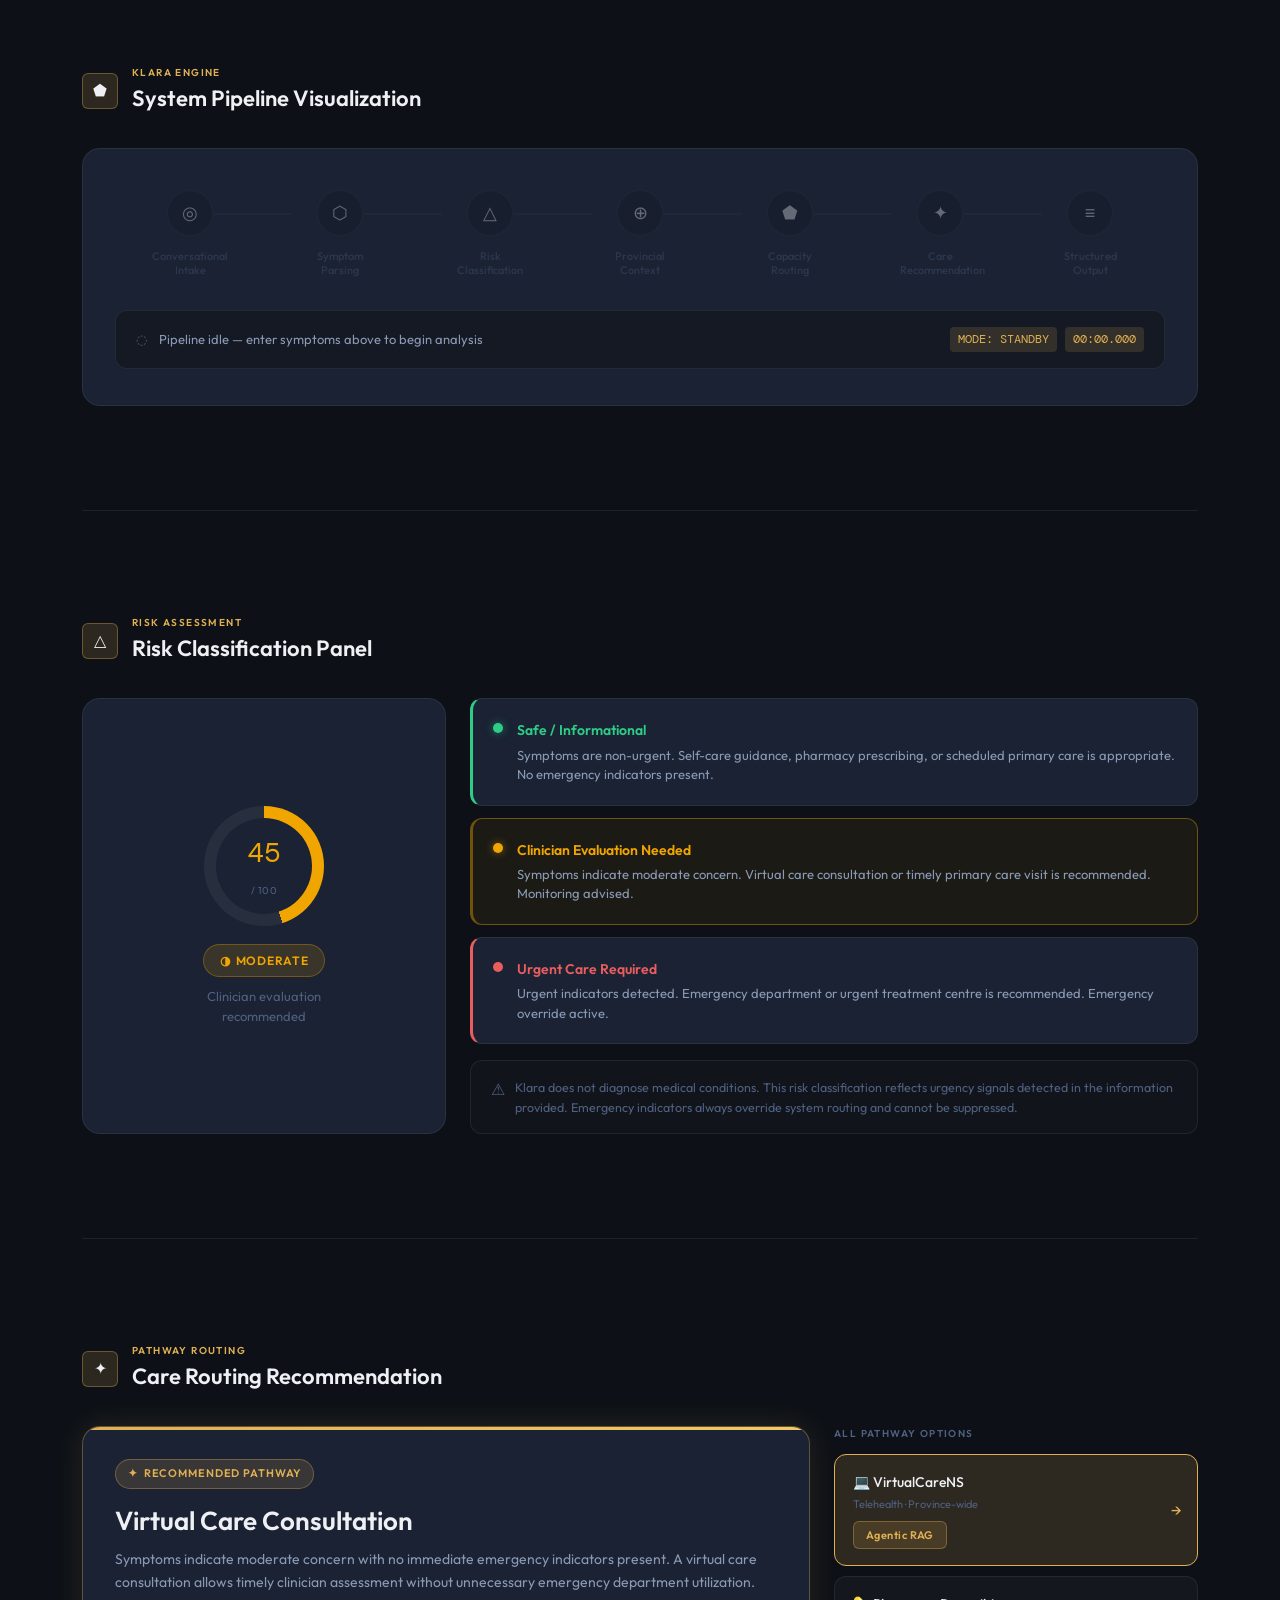
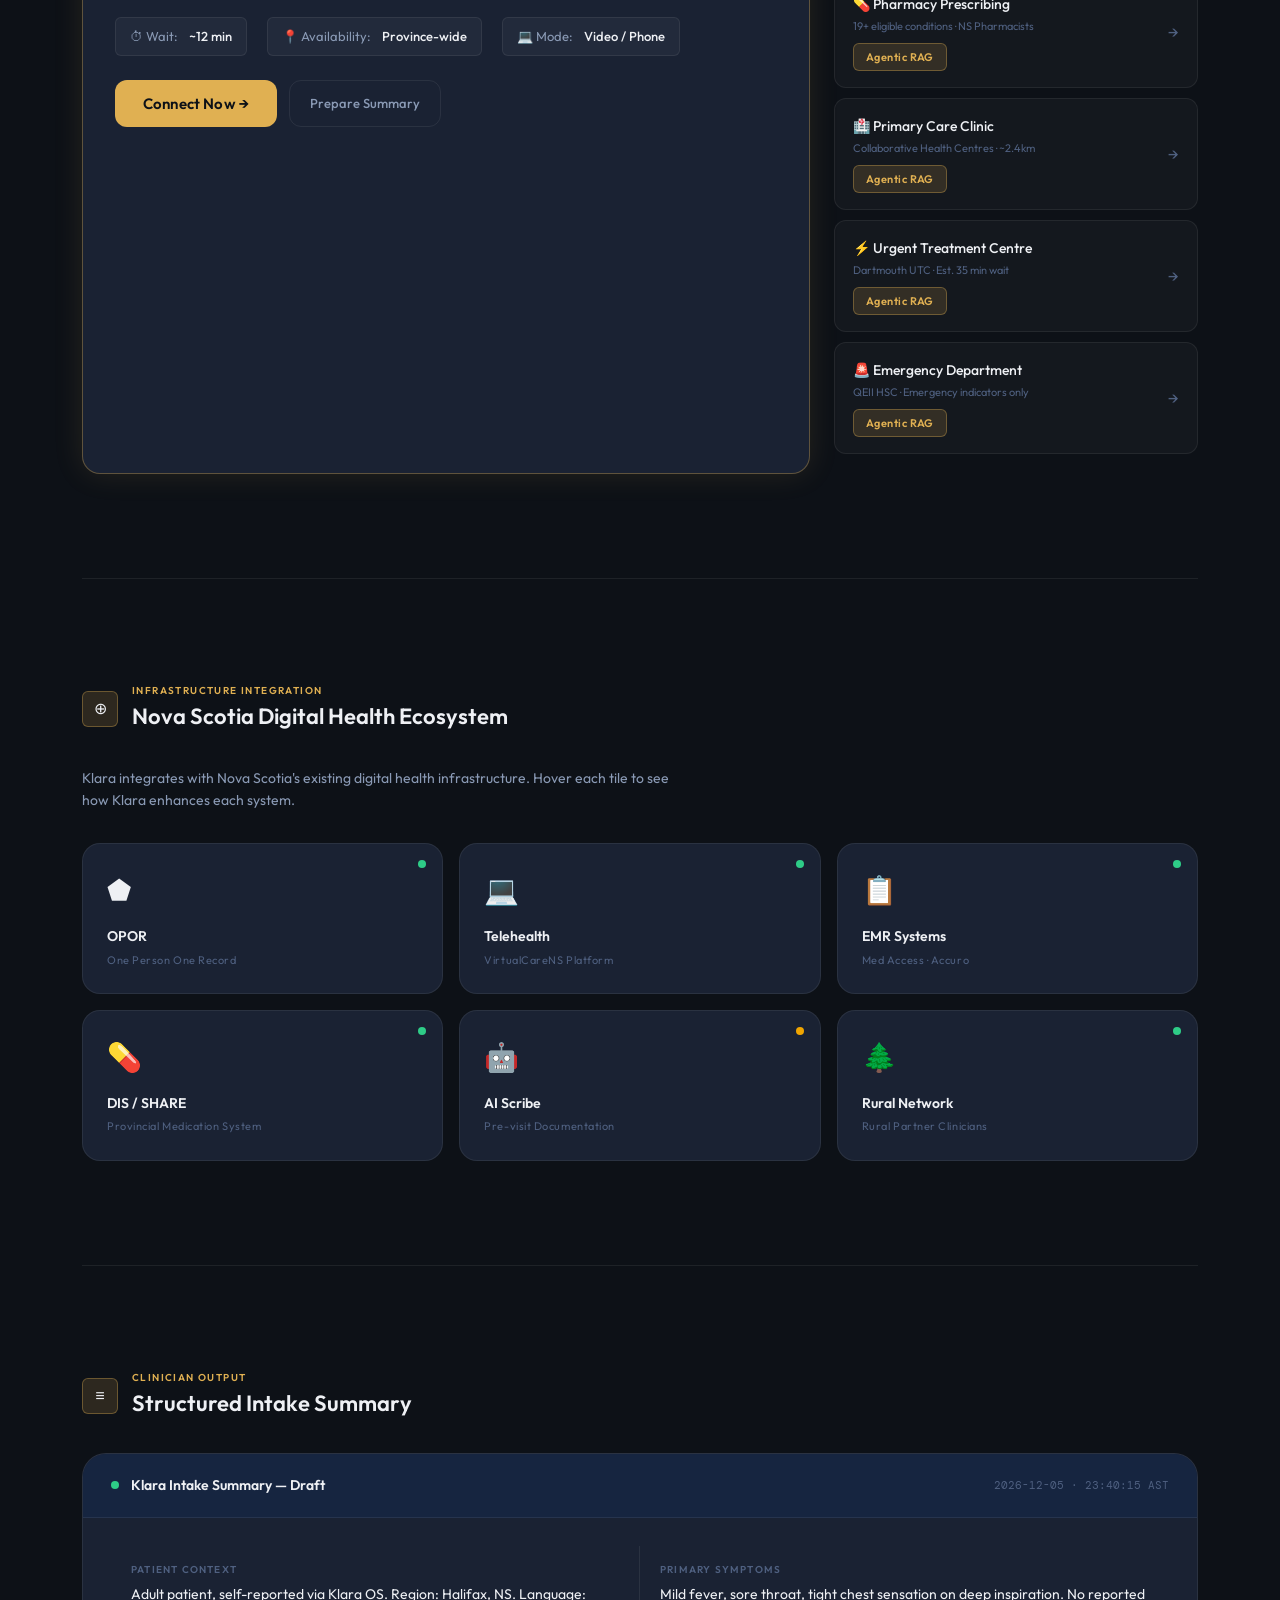
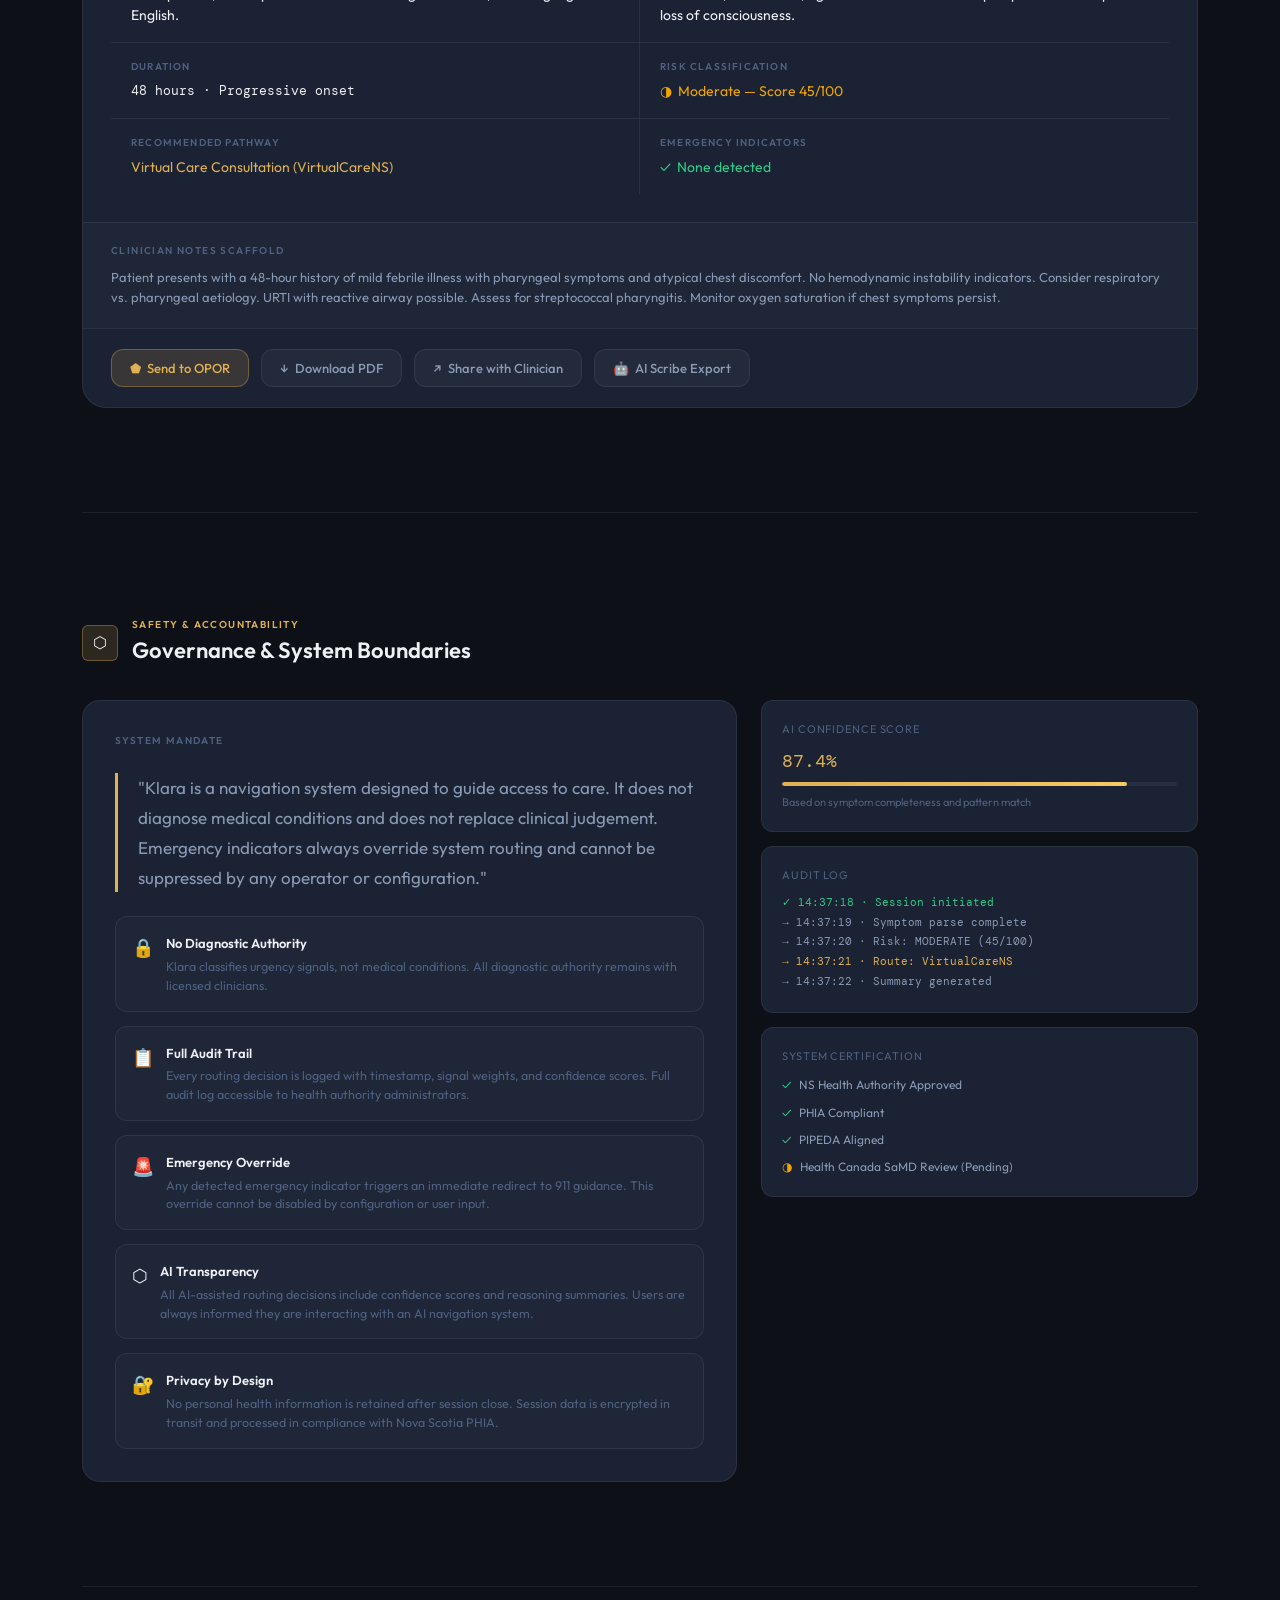
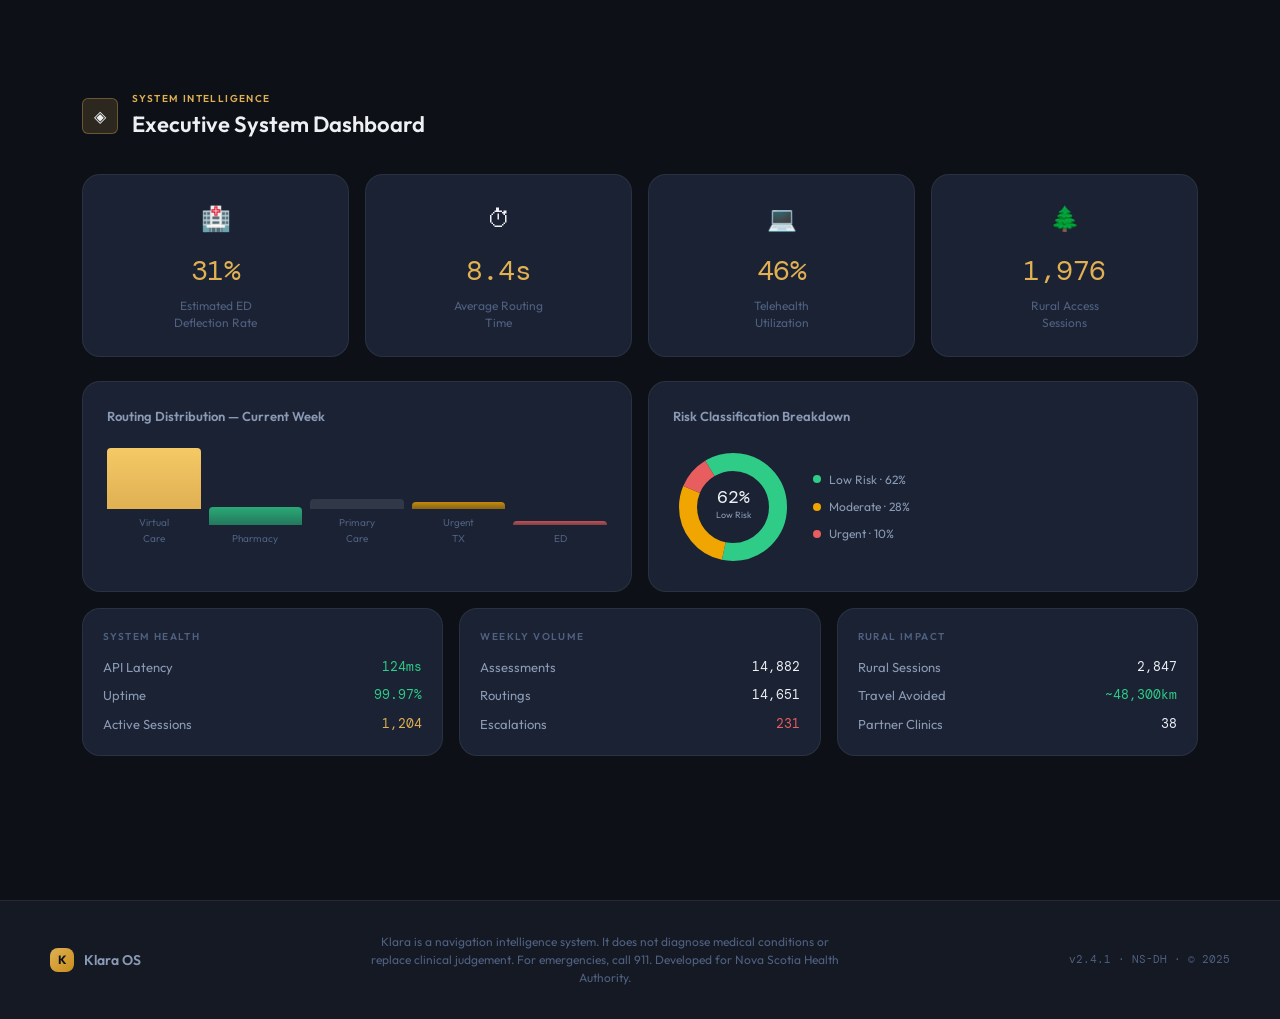
<file: cgi/klara-os(1).html>
<!DOCTYPE html>
<html lang="en">
<head>
<meta charset="UTF-8">
<meta name="viewport" content="width=device-width, initial-scale=1.0">
<title>Klara OS — Healthcare Navigation Intelligence</title>
<link rel="preconnect" href="https://fonts.googleapis.com">
<link rel="preconnect" href="https://fonts.gstatic.com" crossorigin>
<link href="https://fonts.googleapis.com/css2?family=Outfit:wght@300;400;500;600;700&family=DM+Serif+Display:ital@0;1&family=DM+Mono:wght@300;400&display=swap" rel="stylesheet">

<style>
/* ============================================================
   KLARA OS — CSS Design System
   Color palette, variables, reset
   ============================================================ */
:root {
  --bg-base:        #0d1117;
  --bg-surface:     #141923;
  --bg-card:        #1a2233;
  --bg-card-hover:  #1e2a3d;
  --border:         rgba(255,255,255,0.07);
  --border-gold:    rgba(224, 176, 82, 0.35);

  --gold:           #E0B052;
  --gold-bright:    #F5C966;
  --gold-dim:       rgba(224, 176, 82, 0.15);
  --gold-glow:      rgba(224, 176, 82, 0.08);

  --navy:           #0e1e3a;
  --navy-light:     #162540;

  --text-primary:   #eef0f4;
  --text-secondary: #8a9ab5;
  --text-muted:     #4f6080;
  --text-gold:      #E0B052;

  --green:          #2ecc87;
  --green-dim:      rgba(46, 204, 135, 0.15);
  --amber:          #f0a500;
  --amber-dim:      rgba(240, 165, 0, 0.15);
  --red:            #e85d5d;
  --red-dim:        rgba(232, 93, 93, 0.15);

  --radius-sm:      6px;
  --radius-md:      12px;
  --radius-lg:      18px;
  --radius-xl:      24px;

  --shadow-card:    0 4px 24px rgba(0,0,0,0.35);
  --shadow-gold:    0 0 30px rgba(224,176,82,0.12);
  --shadow-glow:    0 0 60px rgba(224,176,82,0.06);

  --font-main:      'Outfit', sans-serif;
  --font-serif:     'DM Serif Display', serif;
  --font-mono:      'DM Mono', monospace;
}

*, *::before, *::after { box-sizing: border-box; margin: 0; padding: 0; }

html { scroll-behavior: smooth; }

body {
  font-family: var(--font-main);
  background: var(--bg-base);
  color: var(--text-primary);
  line-height: 1.6;
  overflow-x: hidden;
}

/* ============================================================
   SCROLLBAR
   ============================================================ */
::-webkit-scrollbar { width: 6px; }
::-webkit-scrollbar-track { background: var(--bg-base); }
::-webkit-scrollbar-thumb { background: var(--text-muted); border-radius: 3px; }

/* ============================================================
   REUSABLE COMPONENTS
   ============================================================ */
.label {
  font-size: 10px;
  font-weight: 600;
  letter-spacing: 0.14em;
  text-transform: uppercase;
  color: var(--text-muted);
}

.label-gold {
  font-size: 10px;
  font-weight: 600;
  letter-spacing: 0.14em;
  text-transform: uppercase;
  color: var(--gold);
}

.card {
  background: var(--bg-card);
  border: 1px solid var(--border);
  border-radius: var(--radius-lg);
  padding: 28px;
  transition: all 0.3s ease;
}

.card:hover {
  border-color: var(--border-gold);
  box-shadow: var(--shadow-gold);
}

.btn-primary {
  display: inline-flex;
  align-items: center;
  gap: 10px;
  background: var(--gold);
  color: #0d1117;
  border: none;
  border-radius: var(--radius-md);
  padding: 14px 28px;
  font-family: var(--font-main);
  font-size: 15px;
  font-weight: 600;
  cursor: pointer;
  transition: all 0.25s ease;
  letter-spacing: 0.01em;
}

.btn-primary:hover {
  background: var(--gold-bright);
  transform: translateY(-1px);
  box-shadow: 0 8px 24px rgba(224,176,82,0.3);
}

.btn-secondary {
  display: inline-flex;
  align-items: center;
  gap: 8px;
  background: transparent;
  color: var(--text-secondary);
  border: 1px solid var(--border);
  border-radius: var(--radius-md);
  padding: 10px 20px;
  font-family: var(--font-main);
  font-size: 13px;
  font-weight: 500;
  cursor: pointer;
  transition: all 0.25s ease;
}

.btn-secondary:hover {
  border-color: var(--gold);
  color: var(--gold);
}

.section-header {
  display: flex;
  align-items: center;
  gap: 14px;
  margin-bottom: 32px;
}

.section-header h2 {
  font-size: 22px;
  font-weight: 600;
  color: var(--text-primary);
}

.section-icon {
  width: 36px;
  height: 36px;
  background: var(--gold-dim);
  border: 1px solid var(--border-gold);
  border-radius: var(--radius-sm);
  display: flex;
  align-items: center;
  justify-content: center;
  font-size: 16px;
  flex-shrink: 0;
}

.divider {
  height: 1px;
  background: var(--border);
  margin: 40px 0;
}

/* ============================================================
   TOPBAR / NAV
   ============================================================ */
.topbar {
  position: fixed;
  top: 0;
  left: 0;
  right: 0;
  z-index: 100;
  background: rgba(13, 17, 23, 0.85);
  backdrop-filter: blur(20px);
  border-bottom: 1px solid var(--border);
  padding: 0 32px;
  height: 58px;
  display: flex;
  align-items: center;
  justify-content: space-between;
}

.topbar-brand {
  display: flex;
  align-items: center;
  gap: 12px;
}

.topbar-logo {
  width: 30px;
  height: 30px;
  background: linear-gradient(135deg, var(--gold) 0%, #c88e1c 100%);
  border-radius: 8px;
  display: flex;
  align-items: center;
  justify-content: center;
  font-size: 14px;
  font-weight: 700;
  color: #0d1117;
}

.topbar-name {
  font-size: 16px;
  font-weight: 600;
  color: var(--text-primary);
  letter-spacing: 0.02em;
}

.topbar-name span {
  color: var(--gold);
}

.topbar-nav {
  display: flex;
  align-items: center;
  gap: 4px;
}

.topbar-nav a {
  font-size: 13px;
  color: var(--text-secondary);
  text-decoration: none;
  padding: 6px 14px;
  border-radius: var(--radius-sm);
  transition: all 0.2s;
}

.topbar-nav a:hover { color: var(--text-primary); background: rgba(255,255,255,0.05); }

.topbar-status {
  display: flex;
  align-items: center;
  gap: 8px;
  font-size: 12px;
  color: var(--green);
}

.status-dot {
  width: 7px;
  height: 7px;
  border-radius: 50%;
  background: var(--green);
  animation: pulse-green 2s infinite;
}

@keyframes pulse-green {
  0%, 100% { opacity: 1; box-shadow: 0 0 0 0 rgba(46,204,135,0.4); }
  50% { opacity: 0.8; box-shadow: 0 0 0 5px rgba(46,204,135,0); }
}

/* ============================================================
   HERO SECTION
   ============================================================ */
#hero {
  position: relative;
  min-height: 100vh;
  display: flex;
  align-items: center;
  justify-content: center;
  overflow: hidden;
  padding: 80px 32px 60px;
}

.hero-bg {
  position: absolute;
  inset: 0;
  background: radial-gradient(ellipse 70% 60% at 50% 30%, rgba(224,176,82,0.06) 0%, transparent 70%),
              radial-gradient(ellipse 40% 40% at 80% 70%, rgba(14,30,58,0.8) 0%, transparent 60%),
              linear-gradient(180deg, #0a0f18 0%, #0d1117 60%, #0d1117 100%);
}

/* Sunlight ray effect */
.hero-rays {
  position: absolute;
  top: -10%;
  left: 50%;
  transform: translateX(-50%);
  width: 800px;
  height: 500px;
  opacity: 0.04;
  background: conic-gradient(from 260deg at 50% 0%, 
    transparent 0deg, rgba(224,176,82,1) 2deg, transparent 4deg,
    transparent 10deg, rgba(224,176,82,1) 12deg, transparent 14deg,
    transparent 22deg, rgba(224,176,82,1) 24deg, transparent 26deg,
    transparent 35deg, rgba(224,176,82,1) 37deg, transparent 39deg,
    transparent 50deg, rgba(224,176,82,1) 52deg, transparent 54deg,
    transparent 66deg, rgba(224,176,82,1) 68deg, transparent 70deg,
    transparent 80deg, rgba(224,176,82,1) 82deg, transparent 84deg
  );
  animation: rays-rotate 30s linear infinite;
}

@keyframes rays-rotate {
  from { transform: translateX(-50%) rotate(0deg); }
  to   { transform: translateX(-50%) rotate(360deg); }
}

.hero-glow {
  position: absolute;
  top: 0;
  left: 50%;
  transform: translateX(-50%);
  width: 500px;
  height: 300px;
  background: radial-gradient(ellipse at 50% 0%, rgba(224,176,82,0.1) 0%, transparent 70%);
  pointer-events: none;
}

.hero-content {
  position: relative;
  z-index: 2;
  text-align: center;
  max-width: 760px;
}

.hero-eyebrow {
  display: inline-flex;
  align-items: center;
  gap: 8px;
  background: var(--gold-dim);
  border: 1px solid var(--border-gold);
  border-radius: 100px;
  padding: 6px 16px;
  margin-bottom: 32px;
  font-size: 11px;
  font-weight: 600;
  letter-spacing: 0.12em;
  text-transform: uppercase;
  color: var(--gold);
}

.hero-title {
  font-family: var(--font-serif);
  font-size: clamp(40px, 6vw, 68px);
  font-weight: 400;
  line-height: 1.1;
  color: var(--text-primary);
  margin-bottom: 20px;
  letter-spacing: -0.02em;
}

.hero-title em {
  font-style: italic;
  color: var(--gold);
}

.hero-sub {
  font-size: 18px;
  color: var(--text-secondary);
  max-width: 560px;
  margin: 0 auto 42px;
  font-weight: 300;
  line-height: 1.7;
}

.hero-actions {
  display: flex;
  align-items: center;
  justify-content: center;
  gap: 14px;
  flex-wrap: wrap;
}

.hero-meta {
  position: absolute;
  bottom: 40px;
  left: 50%;
  transform: translateX(-50%);
  display: flex;
  align-items: center;
  gap: 32px;
  z-index: 2;
}

.hero-meta-item {
  text-align: center;
}

.hero-meta-item .num {
  font-family: var(--font-mono);
  font-size: 24px;
  font-weight: 400;
  color: var(--gold);
  letter-spacing: -0.02em;
}

.hero-meta-item .label {
  display: block;
  margin-top: 2px;
}

.hero-scroll {
  position: absolute;
  bottom: 30px;
  right: 40px;
  display: flex;
  align-items: center;
  gap: 8px;
  font-size: 11px;
  color: var(--text-muted);
  letter-spacing: 0.1em;
  text-transform: uppercase;
  animation: scroll-hint 2s ease-in-out infinite;
  z-index: 2;
}

@keyframes scroll-hint {
  0%, 100% { opacity: 0.4; transform: translateY(0); }
  50% { opacity: 0.8; transform: translateY(4px); }
}

/* ============================================================
   MAIN CONTENT WRAPPER
   ============================================================ */
.main-wrap {
  max-width: 1180px;
  margin: 0 auto;
  padding: 0 32px 80px;
}

.section {
  padding: 64px 0;
}

/* ============================================================
   PATIENT INTAKE PANEL
   ============================================================ */
.intake-panel {
  background: var(--bg-card);
  border: 1px solid var(--border);
  border-radius: var(--radius-xl);
  padding: 40px;
  position: relative;
  overflow: hidden;
}

.intake-panel::before {
  content: '';
  position: absolute;
  top: 0;
  left: 0;
  right: 0;
  height: 2px;
  background: linear-gradient(90deg, transparent, var(--gold), transparent);
}

.intake-prompt {
  font-size: 13px;
  color: var(--text-muted);
  margin-bottom: 12px;
}

.intake-input-wrap {
  position: relative;
  margin-bottom: 20px;
}

.intake-input {
  width: 100%;
  background: rgba(255,255,255,0.04);
  border: 1px solid var(--border);
  border-radius: var(--radius-md);
  padding: 18px 20px;
  font-family: var(--font-main);
  font-size: 16px;
  color: var(--text-primary);
  resize: none;
  transition: all 0.25s ease;
  min-height: 100px;
  line-height: 1.6;
}

.intake-input:focus {
  outline: none;
  border-color: var(--gold);
  box-shadow: 0 0 0 3px rgba(224,176,82,0.08);
  background: rgba(255,255,255,0.05);
}

.intake-input::placeholder { color: var(--text-muted); }

.quick-tags {
  display: flex;
  flex-wrap: wrap;
  gap: 8px;
  margin-bottom: 24px;
}

.quick-tag {
  background: rgba(255,255,255,0.04);
  border: 1px solid var(--border);
  border-radius: 100px;
  padding: 6px 14px;
  font-size: 13px;
  color: var(--text-secondary);
  cursor: pointer;
  transition: all 0.2s ease;
}

.quick-tag:hover,
.quick-tag.active {
  background: var(--gold-dim);
  border-color: var(--border-gold);
  color: var(--gold);
}

.intake-footer {
  display: flex;
  align-items: center;
  justify-content: space-between;
  flex-wrap: wrap;
  gap: 12px;
}

.intake-disclaimer {
  font-size: 12px;
  color: var(--text-muted);
  max-width: 360px;
  line-height: 1.5;
}

/* ============================================================
   PIPELINE VISUALIZATION
   ============================================================ */
.pipeline-wrap {
  display: grid;
  grid-template-columns: repeat(7, 1fr);
  gap: 0;
  position: relative;
}

@media (max-width: 900px) {
  .pipeline-wrap {
    grid-template-columns: 1fr;
    max-width: 360px;
    margin: 0 auto;
  }
}

.pipeline-stage {
  display: flex;
  flex-direction: column;
  align-items: center;
  position: relative;
  opacity: 0.35;
  transition: all 0.4s ease;
}

.pipeline-stage.active {
  opacity: 1;
}

.pipeline-stage.completed {
  opacity: 0.75;
}

.pipeline-node {
  width: 48px;
  height: 48px;
  border-radius: 50%;
  background: var(--bg-surface);
  border: 2px solid var(--border);
  display: flex;
  align-items: center;
  justify-content: center;
  font-size: 18px;
  z-index: 2;
  transition: all 0.4s ease;
  position: relative;
}

.pipeline-stage.active .pipeline-node {
  border-color: var(--gold);
  background: var(--gold-dim);
  box-shadow: 0 0 0 6px rgba(224,176,82,0.08), 0 0 20px rgba(224,176,82,0.2);
  animation: node-pulse 1.5s ease infinite;
}

.pipeline-stage.completed .pipeline-node {
  border-color: var(--green);
  background: var(--green-dim);
}

@keyframes node-pulse {
  0%, 100% { box-shadow: 0 0 0 6px rgba(224,176,82,0.08), 0 0 20px rgba(224,176,82,0.2); }
  50% { box-shadow: 0 0 0 10px rgba(224,176,82,0.04), 0 0 30px rgba(224,176,82,0.3); }
}

.pipeline-connector {
  position: absolute;
  top: 24px;
  left: 50%;
  width: calc(100% - 48px);
  height: 2px;
  background: var(--border);
  transform-origin: left;
  overflow: hidden;
}

.pipeline-connector::after {
  content: '';
  position: absolute;
  inset: 0;
  background: var(--gold);
  transform: scaleX(0);
  transform-origin: left;
  transition: transform 0.6s ease;
}

.pipeline-stage.completed .pipeline-connector::after,
.pipeline-stage.active .pipeline-connector::after {
  transform: scaleX(1);
}

.pipeline-label {
  margin-top: 12px;
  font-size: 11px;
  text-align: center;
  color: var(--text-muted);
  font-weight: 500;
  line-height: 1.3;
  max-width: 80px;
}

.pipeline-stage.active .pipeline-label { color: var(--gold); }
.pipeline-stage.completed .pipeline-label { color: var(--text-secondary); }

.pipeline-status-bar {
  background: var(--bg-surface);
  border: 1px solid var(--border);
  border-radius: var(--radius-md);
  padding: 16px 20px;
  margin-top: 32px;
  display: flex;
  align-items: center;
  gap: 12px;
  font-size: 13px;
  color: var(--text-secondary);
}

.pipeline-status-bar .mono {
  font-family: var(--font-mono);
  font-size: 12px;
  color: var(--gold);
  background: var(--gold-dim);
  padding: 3px 8px;
  border-radius: 4px;
}

/* ============================================================
   RISK CLASSIFICATION PANEL
   ============================================================ */
.risk-grid {
  display: grid;
  grid-template-columns: 1fr 2fr;
  gap: 24px;
}

@media (max-width: 700px) { .risk-grid { grid-template-columns: 1fr; } }

.risk-score-card {
  background: var(--bg-card);
  border: 1px solid var(--border);
  border-radius: var(--radius-lg);
  padding: 32px;
  display: flex;
  flex-direction: column;
  align-items: center;
  justify-content: center;
  text-align: center;
  position: relative;
  overflow: hidden;
  transition: all 0.5s ease;
}

.risk-gauge {
  width: 120px;
  height: 120px;
  border-radius: 50%;
  background: conic-gradient(var(--amber) 0deg, var(--amber) 162deg, rgba(255,255,255,0.06) 162deg);
  display: flex;
  align-items: center;
  justify-content: center;
  margin-bottom: 18px;
  position: relative;
}

.risk-gauge::before {
  content: '';
  position: absolute;
  inset: 12px;
  border-radius: 50%;
  background: var(--bg-card);
}

.risk-gauge-inner {
  position: relative;
  z-index: 1;
}

.risk-gauge-inner .score {
  font-family: var(--font-mono);
  font-size: 28px;
  font-weight: 400;
  color: var(--amber);
  display: block;
}

.risk-gauge-inner .score-label {
  font-size: 10px;
  color: var(--text-muted);
  letter-spacing: 0.08em;
  text-transform: uppercase;
}

.risk-level-badge {
  display: inline-flex;
  align-items: center;
  gap: 6px;
  background: var(--amber-dim);
  border: 1px solid rgba(240,165,0,0.3);
  border-radius: 100px;
  padding: 6px 16px;
  font-size: 12px;
  font-weight: 600;
  color: var(--amber);
  letter-spacing: 0.06em;
  text-transform: uppercase;
  margin-bottom: 10px;
}

.risk-states {
  display: flex;
  flex-direction: column;
  gap: 12px;
}

.risk-state-item {
  background: var(--bg-card);
  border: 1px solid var(--border);
  border-radius: var(--radius-md);
  padding: 20px;
  display: flex;
  align-items: flex-start;
  gap: 14px;
  transition: all 0.3s ease;
  cursor: pointer;
}

.risk-state-item:hover,
.risk-state-item.active {
  border-color: var(--border-gold);
}

.risk-state-item.state-green { border-left: 3px solid var(--green); }
.risk-state-item.state-amber { border-left: 3px solid var(--amber); background: rgba(240,165,0,0.04); }
.risk-state-item.state-red   { border-left: 3px solid var(--red); }

.risk-state-dot {
  width: 10px;
  height: 10px;
  border-radius: 50%;
  flex-shrink: 0;
  margin-top: 4px;
}

.state-green .risk-state-dot { background: var(--green); box-shadow: 0 0 8px rgba(46,204,135,0.5); }
.state-amber .risk-state-dot { background: var(--amber); box-shadow: 0 0 8px rgba(240,165,0,0.5); animation: amber-pulse 1.5s infinite; }
.state-red   .risk-state-dot { background: var(--red); }

@keyframes amber-pulse {
  0%, 100% { box-shadow: 0 0 8px rgba(240,165,0,0.5); }
  50% { box-shadow: 0 0 16px rgba(240,165,0,0.8); }
}

.risk-state-content h4 {
  font-size: 14px;
  font-weight: 600;
  margin-bottom: 4px;
}

.state-green .risk-state-content h4 { color: var(--green); }
.state-amber .risk-state-content h4 { color: var(--amber); }
.state-red   .risk-state-content h4 { color: var(--red); }

.risk-state-content p { font-size: 13px; color: var(--text-secondary); line-height: 1.5; }

.risk-caveat {
  background: rgba(255,255,255,0.02);
  border: 1px solid var(--border);
  border-radius: var(--radius-md);
  padding: 16px 20px;
  margin-top: 16px;
  font-size: 12.5px;
  color: var(--text-muted);
  line-height: 1.6;
  display: flex;
  gap: 10px;
}

/* ============================================================
   CARE ROUTING PANEL
   ============================================================ */
.routing-grid {
  display: grid;
  grid-template-columns: 2fr 1fr;
  gap: 24px;
}

@media (max-width: 800px) { .routing-grid { grid-template-columns: 1fr; } }

.routing-rec-card {
  background: var(--bg-card);
  border: 1px solid var(--border-gold);
  border-radius: var(--radius-lg);
  padding: 32px;
  position: relative;
  overflow: hidden;
  box-shadow: var(--shadow-gold);
}

.routing-rec-card::before {
  content: '';
  position: absolute;
  top: 0; left: 0; right: 0;
  height: 3px;
  background: linear-gradient(90deg, var(--gold), var(--gold-bright));
}

.routing-badge {
  display: inline-flex;
  align-items: center;
  gap: 6px;
  background: var(--gold-dim);
  border: 1px solid var(--border-gold);
  border-radius: 100px;
  padding: 5px 12px;
  font-size: 11px;
  font-weight: 600;
  color: var(--gold);
  letter-spacing: 0.08em;
  text-transform: uppercase;
  margin-bottom: 16px;
}

.routing-rec-title {
  font-size: 26px;
  font-weight: 600;
  color: var(--text-primary);
  margin-bottom: 12px;
  line-height: 1.2;
}

.routing-rec-why {
  font-size: 14px;
  color: var(--text-secondary);
  line-height: 1.6;
  margin-bottom: 24px;
}

.routing-meta-row {
  display: flex;
  gap: 20px;
  margin-bottom: 24px;
}

.routing-meta-chip {
  display: flex;
  align-items: center;
  gap: 8px;
  background: rgba(255,255,255,0.04);
  border: 1px solid var(--border);
  border-radius: var(--radius-sm);
  padding: 8px 14px;
  font-size: 13px;
  color: var(--text-secondary);
}

.routing-meta-chip span { color: var(--text-primary); font-weight: 500; }

.routing-options {
  display: flex;
  flex-direction: column;
  gap: 10px;
}

.routing-option {
  background: rgba(255,255,255,0.03);
  border: 1px solid var(--border);
  border-radius: var(--radius-md);
  padding: 16px 18px;
  display: flex;
  align-items: center;
  justify-content: space-between;
  cursor: pointer;
  transition: all 0.2s ease;
}

.routing-option:hover {
  border-color: var(--border-gold);
  background: var(--gold-glow);
}

.routing-option.selected {
  border-color: var(--gold);
  background: var(--gold-dim);
}

.routing-option-name {
  font-size: 14px;
  font-weight: 500;
  color: var(--text-primary);
}

.routing-option-type {
  font-size: 11px;
  color: var(--text-muted);
  margin-top: 2px;
}

.routing-arrow {
  color: var(--text-muted);
  font-size: 16px;
  transition: all 0.2s;
}

.routing-option:hover .routing-arrow,
.routing-option.selected .routing-arrow {
  color: var(--gold);
  transform: translateX(3px);
}

/* Agentic RAG: button on pathway tiles and response panels */
.routing-option-actions {
  display: flex;
  align-items: center;
  gap: 8px;
  margin-top: 8px;
}
.btn-rag {
  font-size: 11px;
  font-weight: 600;
  letter-spacing: 0.04em;
  color: var(--gold);
  background: var(--gold-dim);
  border: 1px solid var(--border-gold);
  border-radius: var(--radius-sm);
  padding: 6px 12px;
  cursor: pointer;
  transition: all 0.2s ease;
  font-family: var(--font-main);
}
.btn-rag:hover {
  background: rgba(224, 176, 82, 0.25);
  color: var(--gold-bright);
}
#rag-panels-container { margin-top: 20px; }
.rag-panel {
  display: none;
  background: var(--bg-card);
  border: 1px solid var(--border);
  border-radius: var(--radius-lg);
  padding: 24px;
  margin-top: 12px;
  border-left: 3px solid var(--gold);
}
.rag-panel.show { display: block; }
.rag-panel h3 {
  font-size: 14px;
  font-weight: 600;
  color: var(--gold);
  margin-bottom: 16px;
  text-transform: uppercase;
  letter-spacing: 0.06em;
}
.rag-panel .rag-section {
  margin-bottom: 16px;
}
.rag-panel .rag-section-title {
  font-size: 11px;
  font-weight: 600;
  letter-spacing: 0.08em;
  color: var(--text-muted);
  margin-bottom: 6px;
}
.rag-panel .rag-section-content,
.rag-panel .rag-list { font-size: 13px; color: var(--text-secondary); line-height: 1.5; }
.rag-panel .rag-list { list-style: none; padding-left: 0; }
.rag-panel .rag-list li { padding: 4px 0; padding-left: 16px; position: relative; }
.rag-panel .rag-list li::before { content: '•'; color: var(--gold); position: absolute; left: 0; }
.rag-panel .rag-alternatives .rag-alt-item { margin-bottom: 8px; }
.rag-panel .rag-confidence { font-family: var(--font-mono); font-size: 12px; color: var(--text-muted); }
.rag-panel .rag-sources a { color: var(--gold); text-decoration: none; }
.rag-panel .rag-sources a:hover { text-decoration: underline; }

/* ============================================================
   SYSTEM CONTEXT LAYER
   ============================================================ */
.context-grid {
  display: grid;
  grid-template-columns: repeat(3, 1fr);
  gap: 16px;
}

@media (max-width: 750px) { .context-grid { grid-template-columns: repeat(2, 1fr); } }

.context-tile {
  background: var(--bg-card);
  border: 1px solid var(--border);
  border-radius: var(--radius-lg);
  padding: 24px;
  cursor: pointer;
  transition: all 0.3s ease;
  position: relative;
  overflow: hidden;
}

.context-tile:hover {
  border-color: var(--border-gold);
  transform: translateY(-2px);
  box-shadow: var(--shadow-gold);
}

.context-tile:hover .context-tooltip {
  opacity: 1;
  transform: translateY(0);
}

.context-tile-icon {
  font-size: 28px;
  margin-bottom: 12px;
  display: block;
}

.context-tile-name {
  font-size: 14px;
  font-weight: 600;
  color: var(--text-primary);
  margin-bottom: 4px;
}

.context-tile-sub {
  font-size: 11px;
  color: var(--text-muted);
  letter-spacing: 0.05em;
}

.context-tile-status {
  position: absolute;
  top: 16px;
  right: 16px;
  width: 8px;
  height: 8px;
  border-radius: 50%;
  background: var(--green);
}

.context-tooltip {
  position: absolute;
  bottom: 0;
  left: 0;
  right: 0;
  background: linear-gradient(180deg, transparent 0%, rgba(14,30,58,0.98) 30%);
  padding: 40px 20px 20px;
  font-size: 12.5px;
  color: var(--text-secondary);
  line-height: 1.55;
  opacity: 0;
  transform: translateY(8px);
  transition: all 0.3s ease;
  pointer-events: none;
}

.context-tooltip strong {
  color: var(--gold);
  display: block;
  margin-bottom: 4px;
  font-size: 11px;
  letter-spacing: 0.08em;
  text-transform: uppercase;
}

/* ============================================================
   STRUCTURED INTAKE SUMMARY
   ============================================================ */
.summary-card {
  background: var(--bg-card);
  border: 1px solid var(--border);
  border-radius: var(--radius-xl);
  overflow: hidden;
}

.summary-header {
  background: var(--navy-light);
  border-bottom: 1px solid var(--border);
  padding: 20px 28px;
  display: flex;
  align-items: center;
  justify-content: space-between;
}

.summary-header-left {
  display: flex;
  align-items: center;
  gap: 12px;
}

.summary-header h3 {
  font-size: 14px;
  font-weight: 600;
  color: var(--text-primary);
}

.summary-header .timestamp {
  font-family: var(--font-mono);
  font-size: 11px;
  color: var(--text-muted);
}

.summary-body {
  padding: 28px;
}

.summary-fields {
  display: grid;
  grid-template-columns: 1fr 1fr;
  gap: 0;
}

@media (max-width: 600px) { .summary-fields { grid-template-columns: 1fr; } }

.summary-field {
  padding: 16px 20px;
  border-bottom: 1px solid var(--border);
  border-right: 1px solid var(--border);
}

.summary-field:nth-child(even) { border-right: none; }
.summary-field:nth-last-child(-n+2) { border-bottom: none; }

.summary-field-label {
  font-size: 10px;
  font-weight: 600;
  letter-spacing: 0.12em;
  text-transform: uppercase;
  color: var(--text-muted);
  margin-bottom: 6px;
}

.summary-field-value {
  font-size: 14px;
  color: var(--text-primary);
  line-height: 1.5;
}

.summary-field-value.mono {
  font-family: var(--font-mono);
  font-size: 13px;
}

.summary-notes {
  padding: 20px 28px;
  background: rgba(255,255,255,0.02);
  border-top: 1px solid var(--border);
  font-size: 13px;
  color: var(--text-secondary);
  line-height: 1.6;
}

.summary-actions {
  padding: 20px 28px;
  border-top: 1px solid var(--border);
  display: flex;
  gap: 12px;
  flex-wrap: wrap;
}

.export-btn {
  display: flex;
  align-items: center;
  gap: 8px;
  background: rgba(255,255,255,0.04);
  border: 1px solid var(--border);
  border-radius: var(--radius-md);
  padding: 10px 18px;
  font-size: 13px;
  font-weight: 500;
  color: var(--text-secondary);
  cursor: pointer;
  transition: all 0.2s ease;
  font-family: var(--font-main);
}

.export-btn:hover {
  border-color: var(--border-gold);
  color: var(--gold);
  background: var(--gold-dim);
}

.export-btn.primary-export {
  background: var(--gold-dim);
  border-color: var(--border-gold);
  color: var(--gold);
}

/* ============================================================
   GOVERNANCE PANEL
   ============================================================ */
.governance-grid {
  display: grid;
  grid-template-columns: 3fr 2fr;
  gap: 24px;
}

@media (max-width: 750px) { .governance-grid { grid-template-columns: 1fr; } }

.governance-main {
  background: var(--bg-card);
  border: 1px solid var(--border);
  border-radius: var(--radius-lg);
  padding: 32px;
}

.governance-main blockquote {
  font-size: 17px;
  color: var(--text-secondary);
  line-height: 1.75;
  border-left: 3px solid var(--gold);
  padding-left: 20px;
  margin: 24px 0;
}

.governance-principles {
  display: flex;
  flex-direction: column;
  gap: 14px;
  margin-top: 24px;
}

.governance-principle {
  display: flex;
  align-items: flex-start;
  gap: 12px;
  padding: 16px;
  background: rgba(255,255,255,0.02);
  border: 1px solid var(--border);
  border-radius: var(--radius-md);
}

.gov-icon {
  font-size: 18px;
  flex-shrink: 0;
  margin-top: 1px;
}

.gov-text h4 {
  font-size: 13px;
  font-weight: 600;
  color: var(--text-primary);
  margin-bottom: 3px;
}

.gov-text p {
  font-size: 12.5px;
  color: var(--text-muted);
  line-height: 1.5;
}

.governance-sidebar {
  display: flex;
  flex-direction: column;
  gap: 14px;
}

.gov-metric {
  background: var(--bg-card);
  border: 1px solid var(--border);
  border-radius: var(--radius-md);
  padding: 20px;
}

.gov-metric-label {
  font-size: 11px;
  color: var(--text-muted);
  letter-spacing: 0.08em;
  text-transform: uppercase;
  margin-bottom: 8px;
}

.gov-metric-value {
  font-family: var(--font-mono);
  font-size: 18px;
  color: var(--gold);
  margin-bottom: 6px;
}

.gov-metric-bar {
  height: 4px;
  background: rgba(255,255,255,0.06);
  border-radius: 2px;
  overflow: hidden;
}

.gov-metric-fill {
  height: 100%;
  background: linear-gradient(90deg, var(--gold), var(--gold-bright));
  border-radius: 2px;
  transition: width 1.5s ease;
}

/* ============================================================
   EXECUTIVE DASHBOARD
   ============================================================ */
.dashboard-grid {
  display: grid;
  grid-template-columns: repeat(4, 1fr);
  gap: 16px;
  margin-bottom: 24px;
}

@media (max-width: 800px) { .dashboard-grid { grid-template-columns: repeat(2, 1fr); } }

.dash-metric {
  background: var(--bg-card);
  border: 1px solid var(--border);
  border-radius: var(--radius-lg);
  padding: 24px;
  text-align: center;
  transition: all 0.3s ease;
}

.dash-metric:hover {
  border-color: var(--border-gold);
  transform: translateY(-2px);
}

.dash-metric-icon {
  font-size: 24px;
  margin-bottom: 12px;
}

.dash-metric-value {
  font-family: var(--font-mono);
  font-size: 28px;
  font-weight: 400;
  color: var(--gold);
  margin-bottom: 4px;
  letter-spacing: -0.02em;
}

.dash-metric-label {
  font-size: 12px;
  color: var(--text-muted);
  line-height: 1.4;
}

.dash-chart-row {
  display: grid;
  grid-template-columns: 1fr 1fr;
  gap: 16px;
}

@media (max-width: 700px) { .dash-chart-row { grid-template-columns: 1fr; } }

.dash-chart-card {
  background: var(--bg-card);
  border: 1px solid var(--border);
  border-radius: var(--radius-lg);
  padding: 24px;
}

.dash-chart-title {
  font-size: 13px;
  font-weight: 600;
  color: var(--text-secondary);
  margin-bottom: 20px;
}

/* Simple bar chart */
.bar-chart {
  display: flex;
  align-items: flex-end;
  gap: 8px;
  height: 100px;
}

.bar-item {
  flex: 1;
  display: flex;
  flex-direction: column;
  align-items: center;
  gap: 6px;
  height: 100%;
  justify-content: flex-end;
}

.bar-fill {
  width: 100%;
  border-radius: 4px 4px 0 0;
  background: linear-gradient(180deg, var(--gold-bright), var(--gold));
  transition: height 1s ease;
  min-height: 4px;
}

.bar-fill.muted { background: rgba(255,255,255,0.1); }

.bar-label {
  font-size: 10px;
  color: var(--text-muted);
  text-align: center;
}

/* Donut chart (CSS only) */
.donut-chart {
  display: flex;
  align-items: center;
  gap: 20px;
}

.donut-svg {
  flex-shrink: 0;
}

.donut-legend {
  display: flex;
  flex-direction: column;
  gap: 8px;
}

.donut-legend-item {
  display: flex;
  align-items: center;
  gap: 8px;
  font-size: 12px;
  color: var(--text-secondary);
}

.donut-dot {
  width: 8px;
  height: 8px;
  border-radius: 50%;
  flex-shrink: 0;
}

/* ============================================================
   FOOTER
   ============================================================ */
footer {
  border-top: 1px solid var(--border);
  background: var(--bg-surface);
  padding: 32px;
}

.footer-inner {
  max-width: 1180px;
  margin: 0 auto;
  display: flex;
  align-items: center;
  justify-content: space-between;
  gap: 20px;
  flex-wrap: wrap;
}

.footer-brand {
  display: flex;
  align-items: center;
  gap: 10px;
  font-size: 14px;
  font-weight: 600;
  color: var(--text-secondary);
}

.footer-note {
  font-size: 12px;
  color: var(--text-muted);
  text-align: center;
  max-width: 480px;
  line-height: 1.5;
}

.footer-version {
  font-family: var(--font-mono);
  font-size: 11px;
  color: var(--text-muted);
}

/* ============================================================
   UTILITIES / ANIMATIONS
   ============================================================ */
.fade-in {
  opacity: 0;
  transform: translateY(20px);
  transition: opacity 0.6s ease, transform 0.6s ease;
}

.fade-in.visible {
  opacity: 1;
  transform: translateY(0);
}

.shimmer {
  background: linear-gradient(90deg, var(--bg-card) 0%, rgba(255,255,255,0.04) 50%, var(--bg-card) 100%);
  background-size: 200% 100%;
  animation: shimmer 2s infinite;
}

@keyframes shimmer {
  0% { background-position: -200% 0; }
  100% { background-position: 200% 0; }
}

.processing-dots span {
  display: inline-block;
  animation: dot-bounce 1.2s infinite;
}

.processing-dots span:nth-child(2) { animation-delay: 0.2s; }
.processing-dots span:nth-child(3) { animation-delay: 0.4s; }

@keyframes dot-bounce {
  0%, 80%, 100% { transform: translateY(0); opacity: 0.5; }
  40% { transform: translateY(-4px); opacity: 1; }
}

/* Hidden class for toggling */
.hidden { display: none !important; }

/* Section separator label */
.section-sep {
  display: flex;
  align-items: center;
  gap: 16px;
  margin: 16px 0 40px;
}

.section-sep::before,
.section-sep::after {
  content: '';
  flex: 1;
  height: 1px;
  background: var(--border);
}

.section-sep-text {
  font-size: 10px;
  font-weight: 600;
  letter-spacing: 0.14em;
  text-transform: uppercase;
  color: var(--text-muted);
  white-space: nowrap;
}

/* Notification toast */
.toast {
  position: fixed;
  bottom: 30px;
  right: 30px;
  background: var(--bg-card);
  border: 1px solid var(--border-gold);
  border-radius: var(--radius-md);
  padding: 14px 20px;
  font-size: 13px;
  color: var(--text-secondary);
  box-shadow: 0 8px 32px rgba(0,0,0,0.5);
  z-index: 999;
  transform: translateY(20px);
  opacity: 0;
  transition: all 0.4s ease;
  max-width: 300px;
}

.toast.show { transform: translateY(0); opacity: 1; }
.toast-icon { color: var(--gold); margin-right: 8px; }

</style>
</head>

<body>

<!-- ============================================================
     TOPBAR
     ============================================================ -->
<nav class="topbar">
  <div class="topbar-brand">
    <div class="topbar-logo">K</div>
    <div class="topbar-name"><span>Klara</span> OS</div>
    <div style="font-size:10px;color:var(--text-muted);background:rgba(255,255,255,0.05);padding:3px 8px;border-radius:4px;margin-left:6px;letter-spacing:0.08em;">v2.4.1</div>
  </div>
  <nav class="topbar-nav">
    <a href="#intake">Intake</a>
    <a href="#pipeline">Pipeline</a>
    <a href="#routing">Routing</a>
    <a href="#context">System</a>
    <a href="#dashboard">Dashboard</a>
  </nav>
  <div class="topbar-status">
    <div class="status-dot"></div>
    All Systems Operational
  </div>
</nav>


<!-- ============================================================
     SECTION 1: HERO
     ============================================================ -->
<section id="hero">
  <div class="hero-bg"></div>
  <div class="hero-rays"></div>
  <div class="hero-glow"></div>

  <div class="hero-content">
    <div class="hero-eyebrow">
      <span>⬡</span>
      Nova Scotia Digital Health Initiative
    </div>

    <h1 class="hero-title">
      Navigating Care<br>with <em>Clarity</em>
    </h1>

    <p class="hero-sub">
      A navigation intelligence layer helping Nova Scotians reach the right care, at the right time — with calm, clinical precision.
    </p>
    <p class="hero-sub" style="font-size:15px;margin-top:12px;opacity:0.9;">
      KLARA combines conversational clinical intake with optimization-based routing to guide patients to the most appropriate care pathway.
    </p>

    <div class="hero-actions">
      <button class="btn-primary" onclick="scrollToIntake()">
        ◎ &nbsp;Start Assessment
      </button>
      <button class="btn-secondary" onclick="document.getElementById('pipeline').scrollIntoView({behavior:'smooth'})">
        View System Architecture →
      </button>
    </div>
  </div>

  <div class="hero-meta">
    <div class="hero-meta-item">
      <div class="num">38%</div>
      <div class="label">ED Deflection Rate</div>
    </div>
    <div style="width:1px;height:36px;background:var(--border)"></div>
    <div class="hero-meta-item">
      <div class="num">8.4s</div>
      <div class="label">Avg. Routing Time</div>
    </div>
    <div style="width:1px;height:36px;background:var(--border)"></div>
    <div class="hero-meta-item">
      <div class="num">94.1%</div>
      <div class="label">Pathway Accuracy</div>
    </div>
  </div>

  <div class="hero-scroll">▼ &nbsp;Explore Klara</div>
</section>


<!-- ============================================================
     MAIN CONTENT
     ============================================================ -->
<div class="main-wrap">

  <!-- ============================================================
       SECTION 2: PATIENT INTAKE
       ============================================================ -->
  <section id="intake" class="section fade-in">
    <div class="section-header">
      <div class="section-icon">◎</div>
      <div>
        <div class="label-gold">Patient Intake</div>
        <h2>Describe What You're Experiencing</h2>
      </div>
    </div>

    <div class="intake-panel">
      <div class="intake-prompt">Tell me what you're experiencing. Be as specific or as brief as you like.</div>

      <div class="intake-input-wrap">
        <textarea
          class="intake-input"
          id="symptomInput"
          placeholder="e.g. I've had a mild fever and sore throat for two days. My chest feels a bit tight when I breathe deeply..."
          rows="4"
        ></textarea>
      </div>

      <div style="margin-bottom:16px;">
        <div class="label" style="margin-bottom:10px;">Quick symptom tags</div>
        <div class="quick-tags" id="quickTags">
          <button class="quick-tag" data-symptom="chest pain">❤ Chest Pain</button>
          <button class="quick-tag" data-symptom="fever">🌡 Fever</button>
          <button class="quick-tag" data-symptom="difficulty breathing">🫁 Breathing</button>
          <button class="quick-tag" data-symptom="rash or skin concern">◉ Rash / Skin</button>
          <button class="quick-tag" data-symptom="mental health concern">⬡ Mental Health</button>
          <button class="quick-tag" data-symptom="medication question">⬟ Medication</button>
          <button class="quick-tag" data-symptom="injury or pain">⚡ Injury / Pain</button>
          <button class="quick-tag" data-symptom="pediatric concern">✦ Child / Pediatric</button>
        </div>
      </div>

      <div class="intake-footer">
        <div class="intake-disclaimer">
          ⚠ If you are experiencing a medical emergency, please call 911 immediately. Klara does not replace emergency services.
        </div>
        <button class="btn-primary" id="analyzeBtn" onclick="startAnalysis()">
          ◎ &nbsp;Analyze Symptoms
        </button>
      </div>
    </div>
  </section>

  <div class="divider"></div>

  <!-- ============================================================
       SECTION 3: SYSTEM PIPELINE
       ============================================================ -->
  <section id="pipeline" class="section fade-in">
    <div class="section-header">
      <div class="section-icon">⬟</div>
      <div>
        <div class="label-gold">Klara Engine</div>
        <h2>System Pipeline Visualization</h2>
      </div>
    </div>

    <div class="card" style="padding:40px 32px 36px;">
      <div class="pipeline-wrap" id="pipelineWrap">

        <!-- Stage 1: Conversational Intake (Agentic RAG + Medline) -->
        <div class="pipeline-stage" id="stage-0">
          <div class="pipeline-node">◎</div>
          <div class="pipeline-connector"></div>
          <div class="pipeline-label">Conversational<br>Intake</div>
        </div>

        <!-- Stage 2: Symptom Parsing -->
        <div class="pipeline-stage" id="stage-1">
          <div class="pipeline-node">⬡</div>
          <div class="pipeline-connector"></div>
          <div class="pipeline-label">Symptom<br>Parsing</div>
        </div>

        <!-- Stage 3: Risk Classification -->
        <div class="pipeline-stage" id="stage-2">
          <div class="pipeline-node">△</div>
          <div class="pipeline-connector"></div>
          <div class="pipeline-label">Risk<br>Classification</div>
        </div>

        <!-- Stage 4: Provincial Context -->
        <div class="pipeline-stage" id="stage-3">
          <div class="pipeline-node">⊕</div>
          <div class="pipeline-connector"></div>
          <div class="pipeline-label">Provincial<br>Context</div>
        </div>

        <!-- Stage 5: Capacity Routing -->
        <div class="pipeline-stage" id="stage-4">
          <div class="pipeline-node">⬟</div>
          <div class="pipeline-connector"></div>
          <div class="pipeline-label">Capacity<br>Routing</div>
        </div>

        <!-- Stage 6: Care Recommendation -->
        <div class="pipeline-stage" id="stage-5">
          <div class="pipeline-node">✦</div>
          <div class="pipeline-connector"></div>
          <div class="pipeline-label">Care<br>Recommendation</div>
        </div>

        <!-- Stage 7: Structured Output -->
        <div class="pipeline-stage" id="stage-6">
          <div class="pipeline-node">≡</div>
          <div class="pipeline-label">Structured<br>Output</div>
        </div>

      </div>

      <div class="pipeline-status-bar" id="pipelineStatus">
        <span style="color:var(--text-muted);">◌</span>
        <span>Pipeline idle — enter symptoms above to begin analysis</span>
        <div style="margin-left:auto;display:flex;gap:8px;align-items:center;">
          <span class="mono">MODE: STANDBY</span>
          <span class="mono" id="pipelineTime">00:00.000</span>
        </div>
      </div>
    </div>
  </section>

  <div class="divider"></div>

  <!-- ============================================================
       SECTION 4: RISK CLASSIFICATION
       ============================================================ -->
  <section id="risk" class="section fade-in">
    <div class="section-header">
      <div class="section-icon">△</div>
      <div>
        <div class="label-gold">Risk Assessment</div>
        <h2>Risk Classification Panel</h2>
      </div>
    </div>

    <div class="risk-grid">
      <!-- Score card -->
      <div class="risk-score-card" id="riskScoreCard">
        <div class="risk-gauge" id="riskGauge">
          <div class="risk-gauge-inner">
            <span class="score" id="riskScoreNum">45</span>
            <span class="score-label">/ 100</span>
          </div>
        </div>
        <div class="risk-level-badge" id="riskBadge">
          ◑ &nbsp;Moderate
        </div>
        <div style="font-size:13px;color:var(--text-muted);text-align:center;line-height:1.5;">
          Clinician evaluation<br>recommended
        </div>
      </div>

      <!-- Risk states -->
      <div>
        <div class="risk-states">
          <div class="risk-state-item state-green" id="rs-green">
            <div class="risk-state-dot"></div>
            <div class="risk-state-content">
              <h4>Safe / Informational</h4>
              <p>Symptoms are non-urgent. Self-care guidance, pharmacy prescribing, or scheduled primary care is appropriate. No emergency indicators present.</p>
            </div>
          </div>
          <div class="risk-state-item state-amber active" id="rs-amber" style="border-color:rgba(240,165,0,0.4);background:rgba(240,165,0,0.06);">
            <div class="risk-state-dot"></div>
            <div class="risk-state-content">
              <h4>Clinician Evaluation Needed</h4>
              <p>Symptoms indicate moderate concern. Virtual care consultation or timely primary care visit is recommended. Monitoring advised.</p>
            </div>
          </div>
          <div class="risk-state-item state-red" id="rs-red">
            <div class="risk-state-dot"></div>
            <div class="risk-state-content">
              <h4>Urgent Care Required</h4>
              <p>Urgent indicators detected. Emergency department or urgent treatment centre is recommended. Emergency override active.</p>
            </div>
          </div>
        </div>

        <div class="risk-caveat">
          <span style="font-size:16px;flex-shrink:0;">⚠</span>
          <span>Klara does not diagnose medical conditions. This risk classification reflects urgency signals detected in the information provided. Emergency indicators always override system routing and cannot be suppressed.</span>
        </div>
      </div>
    </div>
  </section>

  <div class="divider"></div>

  <!-- ============================================================
       SECTION 5: CARE ROUTING
       ============================================================ -->
  <section id="routing" class="section fade-in">
    <div class="section-header">
      <div class="section-icon">✦</div>
      <div>
        <div class="label-gold">Pathway Routing</div>
        <h2>Care Routing Recommendation</h2>
      </div>
    </div>

    <div class="routing-grid">
      <!-- Main recommendation -->
      <div class="routing-rec-card">
        <div class="routing-badge">✦ &nbsp;Recommended Pathway</div>
        <div class="routing-rec-title">Virtual Care Consultation</div>
        <div class="routing-rec-why">
          Symptoms indicate moderate concern with no immediate emergency indicators present. A virtual care consultation allows timely clinician assessment without unnecessary emergency department utilization.
        </div>

        <div class="routing-meta-row">
          <div class="routing-meta-chip">
            ⏱ Wait: <span>&nbsp;~12 min</span>
          </div>
          <div class="routing-meta-chip">
            📍 Availability: <span>&nbsp;Province-wide</span>
          </div>
          <div class="routing-meta-chip">
            💻 Mode: <span>&nbsp;Video / Phone</span>
          </div>
        </div>

        <div style="display:flex;gap:12px;">
          <button class="btn-primary" onclick="showToast('Connecting to VirtualCareNS...')">
            Connect Now →
          </button>
          <button class="btn-secondary" onclick="showToast('Intake summary prepared for clinician.')">
            Prepare Summary
          </button>
        </div>
      </div>

      <!-- Pathway options -->
      <div>
        <div class="label" style="margin-bottom:12px;">All pathway options</div>
        <div class="routing-options" id="routingOptions">

          <div class="routing-option selected" data-pathway-id="virtualcarens" onclick="selectRoute(this)">
            <div>
              <div class="routing-option-name">💻 VirtualCareNS</div>
              <div class="routing-option-type">Telehealth · Province-wide</div>
              <div class="routing-option-actions">
                <button type="button" class="btn-rag" onclick="event.stopPropagation(); handlePathwayClick('virtualcarens')">Agentic RAG</button>
              </div>
            </div>
            <div class="routing-arrow">→</div>
          </div>

          <div class="routing-option" data-pathway-id="pharmacy" onclick="selectRoute(this)">
            <div>
              <div class="routing-option-name">💊 Pharmacy Prescribing</div>
              <div class="routing-option-type">19+ eligible conditions · NS Pharmacists</div>
              <div class="routing-option-actions">
                <button type="button" class="btn-rag" onclick="event.stopPropagation(); handlePathwayClick('pharmacy')">Agentic RAG</button>
              </div>
            </div>
            <div class="routing-arrow">→</div>
          </div>

          <div class="routing-option" data-pathway-id="primarycare" onclick="selectRoute(this)">
            <div>
              <div class="routing-option-name">🏥 Primary Care Clinic</div>
              <div class="routing-option-type">Collaborative Health Centres · ~2.4km</div>
              <div class="routing-option-actions">
                <button type="button" class="btn-rag" onclick="event.stopPropagation(); handlePathwayClick('primarycare')">Agentic RAG</button>
              </div>
            </div>
            <div class="routing-arrow">→</div>
          </div>

          <div class="routing-option" data-pathway-id="urgent" onclick="selectRoute(this)">
            <div>
              <div class="routing-option-name">⚡ Urgent Treatment Centre</div>
              <div class="routing-option-type">Dartmouth UTC · Est. 35 min wait</div>
              <div class="routing-option-actions">
                <button type="button" class="btn-rag" onclick="event.stopPropagation(); handlePathwayClick('urgent')">Agentic RAG</button>
              </div>
            </div>
            <div class="routing-arrow">→</div>
          </div>

          <div class="routing-option" data-pathway-id="emergency" onclick="selectRoute(this)">
            <div>
              <div class="routing-option-name">🚨 Emergency Department</div>
              <div class="routing-option-type">QEII HSC · Emergency indicators only</div>
              <div class="routing-option-actions">
                <button type="button" class="btn-rag" onclick="event.stopPropagation(); handlePathwayClick('emergency')">Agentic RAG</button>
              </div>
            </div>
            <div class="routing-arrow">→</div>
          </div>

        </div>

        <!-- Agentic RAG response panels (one per pathway); populated by script.js -->
        <div id="rag-panels-container">
          <div id="rag-panel-virtualcarens" class="rag-panel" data-pathway="virtualcarens" aria-hidden="true"></div>
          <div id="rag-panel-pharmacy" class="rag-panel" data-pathway="pharmacy" aria-hidden="true"></div>
          <div id="rag-panel-primarycare" class="rag-panel" data-pathway="primarycare" aria-hidden="true"></div>
          <div id="rag-panel-urgent" class="rag-panel" data-pathway="urgent" aria-hidden="true"></div>
          <div id="rag-panel-emergency" class="rag-panel" data-pathway="emergency" aria-hidden="true"></div>
        </div>
      </div>
    </div>
  </section>

  <div class="divider"></div>

  <!-- ============================================================
       SECTION 6: SYSTEM CONTEXT LAYER
       ============================================================ -->
  <section id="context" class="section fade-in">
    <div class="section-header">
      <div class="section-icon">⊕</div>
      <div>
        <div class="label-gold">Infrastructure Integration</div>
        <h2>Nova Scotia Digital Health Ecosystem</h2>
      </div>
    </div>
    <p style="color:var(--text-secondary);font-size:14px;max-width:600px;margin-bottom:32px;line-height:1.6;">
      Klara integrates with Nova Scotia's existing digital health infrastructure. Hover each tile to see how Klara enhances each system.
    </p>

    <div class="context-grid">

      <div class="context-tile">
        <span class="context-tile-icon">⬟</span>
        <div class="context-tile-name">OPOR</div>
        <div class="context-tile-sub">One Person One Record</div>
        <div class="context-tile-status"></div>
        <div class="context-tooltip">
          <strong>Klara + OPOR</strong>
          Structured intake summaries are prepared in clinician-ready format for seamless OPOR integration, reducing documentation burden at point of care.
        </div>
      </div>

      <div class="context-tile">
        <span class="context-tile-icon">💻</span>
        <div class="context-tile-name">Telehealth</div>
        <div class="context-tile-sub">VirtualCareNS Platform</div>
        <div class="context-tile-status"></div>
        <div class="context-tooltip">
          <strong>Klara + Telehealth</strong>
          Klara routes appropriate cases directly to VirtualCareNS, pre-populating session context so clinicians can begin assessment immediately.
        </div>
      </div>

      <div class="context-tile">
        <span class="context-tile-icon">📋</span>
        <div class="context-tile-name">EMR Systems</div>
        <div class="context-tile-sub">Med Access · Accuro</div>
        <div class="context-tile-status"></div>
        <div class="context-tooltip">
          <strong>Klara + EMR</strong>
          Structured intake data is exported in HL7 FHIR format compatible with Med Access and Accuro, enabling automated chart population.
        </div>
      </div>

      <div class="context-tile">
        <span class="context-tile-icon">💊</span>
        <div class="context-tile-name">DIS / SHARE</div>
        <div class="context-tile-sub">Provincial Medication System</div>
        <div class="context-tile-status"></div>
        <div class="context-tooltip">
          <strong>Klara + DIS</strong>
          Medication questions are contextualized against DIS records (with consent), enabling safer routing for complex pharmaceutical queries.
        </div>
      </div>

      <div class="context-tile">
        <span class="context-tile-icon">🤖</span>
        <div class="context-tile-name">AI Scribe</div>
        <div class="context-tile-sub">Pre-visit Documentation</div>
        <div class="context-tile-status" style="background:var(--amber);"></div>
        <div class="context-tooltip">
          <strong>Klara + AI Scribe (Pilot)</strong>
          Klara's structured intake output feeds the AI Scribe pilot, generating pre-visit SOAP note drafts to reduce clinician documentation time by up to 40%.
        </div>
      </div>

      <div class="context-tile">
        <span class="context-tile-icon">🌲</span>
        <div class="context-tile-name">Rural Network</div>
        <div class="context-tile-sub">Rural Partner Clinicians</div>
        <div class="context-tile-status"></div>
        <div class="context-tooltip">
          <strong>Klara + Rural Network</strong>
          Capacity-aware routing prioritizes rural access pathways, connecting remote patients with nearby collaborative health centres and paramedicine programs.
        </div>
      </div>

    </div>
  </section>

  <div class="divider"></div>

  <!-- ============================================================
       SECTION 7: STRUCTURED INTAKE SUMMARY
       ============================================================ -->
  <section id="summary" class="section fade-in">
    <div class="section-header">
      <div class="section-icon">≡</div>
      <div>
        <div class="label-gold">Clinician Output</div>
        <h2>Structured Intake Summary</h2>
      </div>
    </div>

    <div class="summary-card">
      <div class="summary-header">
        <div class="summary-header-left">
          <div style="width:8px;height:8px;border-radius:50%;background:var(--green);"></div>
          <h3>Klara Intake Summary — Draft</h3>
        </div>
        <div class="timestamp" id="summaryTimestamp">2025-01-15 · 14:37:22 AST</div>
      </div>

      <div class="summary-body">
        <div class="summary-fields">

          <div class="summary-field">
            <div class="summary-field-label">Patient Context</div>
            <div class="summary-field-value">Adult patient, self-reported via Klara OS. Region: Halifax, NS. Language: English.</div>
          </div>

          <div class="summary-field">
            <div class="summary-field-label">Primary Symptoms</div>
            <div class="summary-field-value">Mild fever, sore throat, tight chest sensation on deep inspiration. No reported loss of consciousness.</div>
          </div>

          <div class="summary-field">
            <div class="summary-field-label">Duration</div>
            <div class="summary-field-value mono">48 hours · Progressive onset</div>
          </div>

          <div class="summary-field">
            <div class="summary-field-label">Risk Classification</div>
            <div class="summary-field-value" style="color:var(--amber);">◑ &nbsp;Moderate — Score 45/100</div>
          </div>

          <div class="summary-field">
            <div class="summary-field-label">Recommended Pathway</div>
            <div class="summary-field-value" style="color:var(--gold);">Virtual Care Consultation (VirtualCareNS)</div>
          </div>

          <div class="summary-field">
            <div class="summary-field-label">Emergency Indicators</div>
            <div class="summary-field-value" style="color:var(--green);">✓ &nbsp;None detected</div>
          </div>

        </div>
      </div>

      <div class="summary-notes">
        <div class="label" style="margin-bottom:8px;">Clinician Notes Scaffold</div>
        Patient presents with a 48-hour history of mild febrile illness with pharyngeal symptoms and atypical chest discomfort. No hemodynamic instability indicators. Consider respiratory vs. pharyngeal aetiology. URTI with reactive airway possible. Assess for streptococcal pharyngitis. Monitor oxygen saturation if chest symptoms persist.
      </div>

      <div class="summary-actions">
        <button class="export-btn primary-export" onclick="showToast('Sending to OPOR system...')">
          ⬟ &nbsp;Send to OPOR
        </button>
        <button class="export-btn" onclick="showToast('Downloading summary as PDF...')">
          ↓ &nbsp;Download PDF
        </button>
        <button class="export-btn" onclick="showToast('Clinician share link generated.')">
          ↗ &nbsp;Share with Clinician
        </button>
        <button class="export-btn" onclick="showToast('Syncing to AI Scribe pilot...')">
          🤖 &nbsp;AI Scribe Export
        </button>
      </div>
    </div>
  </section>

  <div class="divider"></div>

  <!-- ============================================================
       SECTION 8: GOVERNANCE & SAFETY
       ============================================================ -->
  <section id="governance" class="section fade-in">
    <div class="section-header">
      <div class="section-icon">⬡</div>
      <div>
        <div class="label-gold">Safety & Accountability</div>
        <h2>Governance & System Boundaries</h2>
      </div>
    </div>

    <div class="governance-grid">
      <div class="governance-main">
        <div class="label" style="margin-bottom:12px;">System Mandate</div>
        <blockquote>
          "Klara is a navigation system designed to guide access to care. It does not diagnose medical conditions and does not replace clinical judgement. Emergency indicators always override system routing and cannot be suppressed by any operator or configuration."
        </blockquote>

        <div class="governance-principles">
          <div class="governance-principle">
            <div class="gov-icon">🔒</div>
            <div class="gov-text">
              <h4>No Diagnostic Authority</h4>
              <p>Klara classifies urgency signals, not medical conditions. All diagnostic authority remains with licensed clinicians.</p>
            </div>
          </div>
          <div class="governance-principle">
            <div class="gov-icon">📋</div>
            <div class="gov-text">
              <h4>Full Audit Trail</h4>
              <p>Every routing decision is logged with timestamp, signal weights, and confidence scores. Full audit log accessible to health authority administrators.</p>
            </div>
          </div>
          <div class="governance-principle">
            <div class="gov-icon">🚨</div>
            <div class="gov-text">
              <h4>Emergency Override</h4>
              <p>Any detected emergency indicator triggers an immediate redirect to 911 guidance. This override cannot be disabled by configuration or user input.</p>
            </div>
          </div>
          <div class="governance-principle">
            <div class="gov-icon">⬡</div>
            <div class="gov-text">
              <h4>AI Transparency</h4>
              <p>All AI-assisted routing decisions include confidence scores and reasoning summaries. Users are always informed they are interacting with an AI navigation system.</p>
            </div>
          </div>
          <div class="governance-principle">
            <div class="gov-icon">🔐</div>
            <div class="gov-text">
              <h4>Privacy by Design</h4>
              <p>No personal health information is retained after session close. Session data is encrypted in transit and processed in compliance with Nova Scotia PHIA.</p>
            </div>
          </div>
        </div>
      </div>

      <div class="governance-sidebar">

        <div class="gov-metric">
          <div class="gov-metric-label">AI Confidence Score</div>
          <div class="gov-metric-value" id="confScore">87.4%</div>
          <div class="gov-metric-bar">
            <div class="gov-metric-fill" style="width:87.4%"></div>
          </div>
          <div style="font-size:11px;color:var(--text-muted);margin-top:8px;">Based on symptom completeness and pattern match</div>
        </div>

        <div class="gov-metric">
          <div class="gov-metric-label">Audit Log</div>
          <div style="font-family:var(--font-mono);font-size:11px;color:var(--text-muted);line-height:1.8;margin-top:6px;">
            <div style="color:var(--green);">✓ 14:37:18 · Session initiated</div>
            <div style="color:var(--text-secondary);">→ 14:37:19 · Symptom parse complete</div>
            <div style="color:var(--text-secondary);">→ 14:37:20 · Risk: MODERATE (45/100)</div>
            <div style="color:var(--gold);">→ 14:37:21 · Route: VirtualCareNS</div>
            <div style="color:var(--text-secondary);">→ 14:37:22 · Summary generated</div>
          </div>
        </div>

        <div class="gov-metric">
          <div class="gov-metric-label">System Certification</div>
          <div style="display:flex;flex-direction:column;gap:8px;margin-top:10px;">
            <div style="display:flex;align-items:center;gap:8px;font-size:12px;color:var(--text-secondary);">
              <span style="color:var(--green);">✓</span> NS Health Authority Approved
            </div>
            <div style="display:flex;align-items:center;gap:8px;font-size:12px;color:var(--text-secondary);">
              <span style="color:var(--green);">✓</span> PHIA Compliant
            </div>
            <div style="display:flex;align-items:center;gap:8px;font-size:12px;color:var(--text-secondary);">
              <span style="color:var(--green);">✓</span> PIPEDA Aligned
            </div>
            <div style="display:flex;align-items:center;gap:8px;font-size:12px;color:var(--text-secondary);">
              <span style="color:var(--amber);">◑</span> Health Canada SaMD Review (Pending)
            </div>
          </div>
        </div>

      </div>
    </div>
  </section>

  <div class="divider"></div>

  <!-- ============================================================
       SECTION 9: EXECUTIVE DASHBOARD
       ============================================================ -->
  <section id="dashboard" class="section fade-in">
    <div class="section-header">
      <div class="section-icon">◈</div>
      <div>
        <div class="label-gold">System Intelligence</div>
        <h2>Executive System Dashboard</h2>
      </div>
    </div>

    <!-- KPI Metrics -->
    <div class="dashboard-grid">
      <div class="dash-metric">
        <div class="dash-metric-icon">🏥</div>
        <div class="dash-metric-value" id="kpi1">38%</div>
        <div class="dash-metric-label">Estimated ED<br>Deflection Rate</div>
      </div>
      <div class="dash-metric">
        <div class="dash-metric-icon">⏱</div>
        <div class="dash-metric-value" id="kpi2">8.4s</div>
        <div class="dash-metric-label">Average Routing<br>Time</div>
      </div>
      <div class="dash-metric">
        <div class="dash-metric-icon">💻</div>
        <div class="dash-metric-value" id="kpi3">61%</div>
        <div class="dash-metric-label">Telehealth<br>Utilization</div>
      </div>
      <div class="dash-metric">
        <div class="dash-metric-icon">🌲</div>
        <div class="dash-metric-value" id="kpi4">2,847</div>
        <div class="dash-metric-label">Rural Access<br>Sessions</div>
      </div>
    </div>

    <div class="dash-chart-row">
      <!-- Routing Distribution Bar Chart -->
      <div class="dash-chart-card">
        <div class="dash-chart-title">Routing Distribution — Current Week</div>
        <div class="bar-chart" id="barChart">
          <div class="bar-item">
            <div class="bar-fill" style="height:61%"></div>
            <div class="bar-label">Virtual<br>Care</div>
          </div>
          <div class="bar-item">
            <div class="bar-fill" style="height:18%;background:linear-gradient(180deg,rgba(46,204,135,0.8),rgba(46,204,135,0.5))"></div>
            <div class="bar-label">Pharmacy</div>
          </div>
          <div class="bar-item">
            <div class="bar-fill muted" style="height:10%"></div>
            <div class="bar-label">Primary<br>Care</div>
          </div>
          <div class="bar-item">
            <div class="bar-fill" style="height:7%;background:linear-gradient(180deg,rgba(240,165,0,0.8),rgba(240,165,0,0.5))"></div>
            <div class="bar-label">Urgent<br>TX</div>
          </div>
          <div class="bar-item">
            <div class="bar-fill" style="height:4%;background:linear-gradient(180deg,rgba(232,93,93,0.8),rgba(232,93,93,0.5))"></div>
            <div class="bar-label">ED</div>
          </div>
        </div>
      </div>

      <!-- Pathway Donut (CSS SVG) -->
      <div class="dash-chart-card">
        <div class="dash-chart-title">Risk Classification Breakdown</div>
        <div class="donut-chart">
          <svg class="donut-svg" width="120" height="120" viewBox="0 0 120 120">
            <!-- Green: 62% = 222.48deg -->
            <circle cx="60" cy="60" r="45" fill="none" stroke="rgba(255,255,255,0.05)" stroke-width="18"/>
            <circle cx="60" cy="60" r="45" fill="none" stroke="#2ecc87" stroke-width="18"
              stroke-dasharray="62 38" stroke-dashoffset="25"
              transform="rotate(-90 60 60)" stroke-linecap="butt"
              style="stroke-dasharray: calc(62 * 2.83) calc(38 * 2.83)"/>
            <circle cx="60" cy="60" r="45" fill="none" stroke="#f0a500" stroke-width="18"
              stroke-dasharray="calc(28 * 2.83) calc(72 * 2.83)"
              stroke-dashoffset="calc(-62 * 2.83 + 25)"
              transform="rotate(-90 60 60)"/>
            <circle cx="60" cy="60" r="45" fill="none" stroke="#e85d5d" stroke-width="18"
              stroke-dasharray="calc(10 * 2.83) calc(90 * 2.83)"
              stroke-dashoffset="calc(-90 * 2.83 + 25)"
              transform="rotate(-90 60 60)"/>
            <text x="60" y="56" text-anchor="middle" fill="#eef0f4" font-size="18" font-family="DM Mono" font-weight="400">62%</text>
            <text x="60" y="71" text-anchor="middle" fill="#8a9ab5" font-size="9" font-family="Outfit">Low Risk</text>
          </svg>
          <div class="donut-legend">
            <div class="donut-legend-item">
              <div class="donut-dot" style="background:var(--green)"></div>
              <span>Low Risk · 62%</span>
            </div>
            <div class="donut-legend-item">
              <div class="donut-dot" style="background:var(--amber)"></div>
              <span>Moderate · 28%</span>
            </div>
            <div class="donut-legend-item">
              <div class="donut-dot" style="background:var(--red)"></div>
              <span>Urgent · 10%</span>
            </div>
          </div>
        </div>
      </div>
    </div>

    <!-- System health row -->
    <div style="display:grid;grid-template-columns:repeat(3,1fr);gap:16px;margin-top:16px;">
      <div class="card" style="padding:20px;">
        <div class="label" style="margin-bottom:12px;">System Health</div>
        <div style="display:flex;flex-direction:column;gap:8px;">
          <div style="display:flex;justify-content:space-between;align-items:center;font-size:13px;">
            <span style="color:var(--text-secondary);">API Latency</span>
            <span style="font-family:var(--font-mono);color:var(--green);">124ms</span>
          </div>
          <div style="display:flex;justify-content:space-between;align-items:center;font-size:13px;">
            <span style="color:var(--text-secondary);">Uptime</span>
            <span style="font-family:var(--font-mono);color:var(--green);">99.97%</span>
          </div>
          <div style="display:flex;justify-content:space-between;align-items:center;font-size:13px;">
            <span style="color:var(--text-secondary);">Active Sessions</span>
            <span style="font-family:var(--font-mono);color:var(--gold);">1,204</span>
          </div>
        </div>
      </div>

      <div class="card" style="padding:20px;">
        <div class="label" style="margin-bottom:12px;">Weekly Volume</div>
        <div style="display:flex;flex-direction:column;gap:8px;">
          <div style="display:flex;justify-content:space-between;align-items:center;font-size:13px;">
            <span style="color:var(--text-secondary);">Assessments</span>
            <span style="font-family:var(--font-mono);color:var(--text-primary);">14,882</span>
          </div>
          <div style="display:flex;justify-content:space-between;align-items:center;font-size:13px;">
            <span style="color:var(--text-secondary);">Routings</span>
            <span style="font-family:var(--font-mono);color:var(--text-primary);">14,651</span>
          </div>
          <div style="display:flex;justify-content:space-between;align-items:center;font-size:13px;">
            <span style="color:var(--text-secondary);">Escalations</span>
            <span style="font-family:var(--font-mono);color:var(--red);">231</span>
          </div>
        </div>
      </div>

      <div class="card" style="padding:20px;">
        <div class="label" style="margin-bottom:12px;">Rural Impact</div>
        <div style="display:flex;flex-direction:column;gap:8px;">
          <div style="display:flex;justify-content:space-between;align-items:center;font-size:13px;">
            <span style="color:var(--text-secondary);">Rural Sessions</span>
            <span style="font-family:var(--font-mono);color:var(--text-primary);">2,847</span>
          </div>
          <div style="display:flex;justify-content:space-between;align-items:center;font-size:13px;">
            <span style="color:var(--text-secondary);">Travel Avoided</span>
            <span style="font-family:var(--font-mono);color:var(--green);">~48,300km</span>
          </div>
          <div style="display:flex;justify-content:space-between;align-items:center;font-size:13px;">
            <span style="color:var(--text-secondary);">Partner Clinics</span>
            <span style="font-family:var(--font-mono);color:var(--text-primary);">38</span>
          </div>
        </div>
      </div>
    </div>
  </section>

</div><!-- /main-wrap -->


<!-- ============================================================
     FOOTER
     ============================================================ -->
<footer>
  <div class="footer-inner">
    <div class="footer-brand">
      <div class="topbar-logo" style="width:24px;height:24px;font-size:12px;">K</div>
      Klara OS
    </div>
    <div class="footer-note">
      Klara is a navigation intelligence system. It does not diagnose medical conditions or replace clinical judgement. For emergencies, call 911. Developed for Nova Scotia Health Authority.
    </div>
    <div class="footer-version">v2.4.1 · NS-DH · © 2025</div>
  </div>
</footer>


<!-- Toast notification -->
<div class="toast" id="toast"></div>

<!-- Agentic RAG: pathway-specific navigation (script.js) -->
<script src="script.js"></script>

<!-- ============================================================
     JAVASCRIPT — Interactions & Simulations
     ============================================================ -->
<script>

/* ============================================================
   SECTION: Quick symptom tag toggling
   ============================================================ */
document.querySelectorAll('.quick-tag').forEach(tag => {
  tag.addEventListener('click', () => {
    const symptom = tag.dataset.symptom;
    const input = document.getElementById('symptomInput');

    if (tag.classList.contains('active')) {
      tag.classList.remove('active');
      // Remove symptom text from input
      input.value = input.value.replace(', ' + symptom, '').replace(symptom, '').trim();
    } else {
      tag.classList.add('active');
      input.value = input.value
        ? input.value + ', ' + symptom
        : symptom.charAt(0).toUpperCase() + symptom.slice(1);
    }
  });
});

/* ============================================================
   SECTION: Scroll to intake
   ============================================================ */
function scrollToIntake() {
  document.getElementById('intake').scrollIntoView({ behavior: 'smooth' });
  setTimeout(() => {
    document.getElementById('symptomInput').focus();
  }, 600);
}

/* ============================================================
   SECTION: Main analysis simulation
   Pipeline animation, risk update, routing
   ============================================================ */
let analysisRunning = false;

function startAnalysis() {
  if (analysisRunning) return;

  const input = document.getElementById('symptomInput').value.trim();
  if (!input) {
    document.getElementById('symptomInput').focus();
    document.getElementById('symptomInput').style.borderColor = 'var(--amber)';
    setTimeout(() => {
      document.getElementById('symptomInput').style.borderColor = '';
    }, 2000);
    return;
  }

  analysisRunning = true;

  const btn = document.getElementById('analyzeBtn');
  btn.disabled = true;
  btn.innerHTML = '<span class="processing-dots"><span>●</span><span>●</span><span>●</span></span>&nbsp; Analyzing';

  // Determine risk from keywords
  const lowerInput = input.toLowerCase();
  let riskLevel = 'moderate';
  let riskScore = 45;

  if (lowerInput.includes('chest pain') || lowerInput.includes('can\'t breathe') || lowerInput.includes('unconscious')) {
    riskLevel = 'urgent';
    riskScore = 82;
  } else if (lowerInput.includes('fever') || lowerInput.includes('rash') || lowerInput.includes('breathing') || lowerInput.includes('tight')) {
    riskLevel = 'moderate';
    riskScore = 45 + Math.floor(Math.random() * 20);
  } else {
    riskLevel = 'low';
    riskScore = 15 + Math.floor(Math.random() * 20);
  }

  // Run pipeline
  runPipeline(riskLevel, riskScore);
}

function runPipeline(riskLevel, riskScore) {
  const stages = 7;
  const statusBar = document.getElementById('pipelineStatus');
  const startTime = Date.now();

  const stageLabels = [
    'Receiving patient input...',
    'Parsing symptom vectors...',
    'Computing risk classification...',
    'Loading provincial context layer...',
    'Querying capacity routing matrix...',
    'Generating care recommendation...',
    'Compiling structured intake output...'
  ];

  const stageCodes = ['INPUT', 'PARSE', 'RISK', 'CONTEXT', 'ROUTE', 'RECOMMEND', 'OUTPUT'];

  // Reset all stages
  for (let i = 0; i < stages; i++) {
    const stage = document.getElementById('stage-' + i);
    stage.classList.remove('active', 'completed');
  }

  let currentStage = 0;

  const timer = setInterval(() => {
    const elapsed = Date.now() - startTime;
    document.getElementById('pipelineTime').textContent = formatTime(elapsed);
  }, 50);

  function activateNextStage() {
    if (currentStage >= stages) {
      // Pipeline complete
      clearInterval(timer);
      const totalTime = Date.now() - startTime;
      document.getElementById('pipelineTime').textContent = formatTime(totalTime);

      statusBar.innerHTML = `
        <span style="color:var(--green);">✓</span>
        <span>Analysis complete — routing recommendation generated</span>
        <div style="margin-left:auto;display:flex;gap:8px;align-items:center;">
          <span class="mono">MODE: COMPLETE</span>
          <span class="mono">${formatTime(totalTime)}</span>
        </div>
      `;

      // Update risk panel
      updateRisk(riskLevel, riskScore);

      // Reset button
      const btn = document.getElementById('analyzeBtn');
      btn.disabled = false;
      btn.innerHTML = '◎ &nbsp;Re-Analyze';
      analysisRunning = false;

      // Scroll to risk panel
      setTimeout(() => {
        document.getElementById('risk').scrollIntoView({ behavior: 'smooth' });
        showToast('✓ Analysis complete — see results below');
      }, 600);

      return;
    }

    // Mark previous stage as completed
    if (currentStage > 0) {
      document.getElementById('stage-' + (currentStage - 1)).classList.remove('active');
      document.getElementById('stage-' + (currentStage - 1)).classList.add('completed');
    }

    // Activate current stage
    document.getElementById('stage-' + currentStage).classList.add('active');

    statusBar.innerHTML = `
      <span style="color:var(--gold);">◎</span>
      <span>${stageLabels[currentStage]}</span>
      <div style="margin-left:auto;display:flex;gap:8px;align-items:center;">
        <span class="mono">STAGE: ${stageCodes[currentStage]}</span>
        <span class="mono" id="pipelineTime">${formatTime(Date.now() - Date.now())}</span>
      </div>
    `;

    currentStage++;

    // Variable delay to feel realistic
    const delays = [400, 600, 800, 700, 650, 500, 450];
    setTimeout(activateNextStage, delays[currentStage - 1] || 500);
  }

  activateNextStage();
}

function formatTime(ms) {
  const s = Math.floor(ms / 1000);
  const m = String(ms % 1000).padStart(3, '0');
  return `${String(s).padStart(2, '0')}:${m.slice(0,2)}.${m.slice(-1)}`;
}

/* ============================================================
   SECTION: Update risk panel after analysis
   ============================================================ */
function updateRisk(level, score) {
  const gauge = document.getElementById('riskGauge');
  const scoreNum = document.getElementById('riskScoreNum');
  const badge = document.getElementById('riskBadge');

  // Animate score
  animateCount(scoreNum, 0, score, 800);

  // Update gauge color and state
  ['rs-green','rs-amber','rs-red'].forEach(id => {
    const el = document.getElementById(id);
    el.style.background = '';
    el.style.borderColor = '';
  });

  if (level === 'low') {
    const pct = score / 100 * 360;
    gauge.style.background = `conic-gradient(var(--green) 0deg, var(--green) ${pct}deg, rgba(255,255,255,0.06) ${pct}deg)`;
    badge.style.background = 'var(--green-dim)';
    badge.style.borderColor = 'rgba(46,204,135,0.3)';
    badge.style.color = 'var(--green)';
    badge.innerHTML = '◑ &nbsp;Low Risk';
    document.getElementById('rs-green').style.background = 'rgba(46,204,135,0.06)';
    document.getElementById('rs-green').style.borderColor = 'rgba(46,204,135,0.4)';
  } else if (level === 'moderate') {
    const pct = score / 100 * 360;
    gauge.style.background = `conic-gradient(var(--amber) 0deg, var(--amber) ${pct}deg, rgba(255,255,255,0.06) ${pct}deg)`;
    badge.style.background = 'var(--amber-dim)';
    badge.style.borderColor = 'rgba(240,165,0,0.3)';
    badge.style.color = 'var(--amber)';
    badge.innerHTML = '◑ &nbsp;Moderate';
    document.getElementById('rs-amber').style.background = 'rgba(240,165,0,0.06)';
    document.getElementById('rs-amber').style.borderColor = 'rgba(240,165,0,0.4)';
  } else if (level === 'urgent') {
    const pct = score / 100 * 360;
    gauge.style.background = `conic-gradient(var(--red) 0deg, var(--red) ${pct}deg, rgba(255,255,255,0.06) ${pct}deg)`;
    badge.style.background = 'var(--red-dim)';
    badge.style.borderColor = 'rgba(232,93,93,0.3)';
    badge.style.color = 'var(--red)';
    badge.innerHTML = '⚠ &nbsp;Urgent';
    document.getElementById('rs-red').style.background = 'rgba(232,93,93,0.06)';
    document.getElementById('rs-red').style.borderColor = 'rgba(232,93,93,0.4)';
  }

  // Update confidence score
  const conf = 75 + Math.floor(Math.random() * 20);
  document.getElementById('confScore').textContent = conf + '%';
  document.querySelector('.gov-metric-fill').style.width = conf + '%';
}

function animateCount(el, from, to, duration) {
  const start = performance.now();
  function update(time) {
    const progress = Math.min((time - start) / duration, 1);
    const eased = 1 - Math.pow(1 - progress, 3);
    el.textContent = Math.round(from + (to - from) * eased);
    if (progress < 1) requestAnimationFrame(update);
  }
  requestAnimationFrame(update);
}

/* ============================================================
   SECTION: Route selection interaction
   ============================================================ */
function selectRoute(el) {
  document.querySelectorAll('.routing-option').forEach(opt => {
    opt.classList.remove('selected');
  });
  el.classList.add('selected');
}

/* ============================================================
   SECTION: Toast notifications
   ============================================================ */
function showToast(message) {
  const toast = document.getElementById('toast');
  toast.innerHTML = `<span class="toast-icon">✓</span>${message}`;
  toast.classList.add('show');
  setTimeout(() => toast.classList.remove('show'), 3000);
}

/* ============================================================
   SECTION: Intersection Observer for fade-in animations
   ============================================================ */
const observer = new IntersectionObserver((entries) => {
  entries.forEach(entry => {
    if (entry.isIntersecting) {
      entry.target.classList.add('visible');
    }
  });
}, { threshold: 0.1 });

document.querySelectorAll('.fade-in').forEach(el => observer.observe(el));

/* ============================================================
   SECTION: Live timestamp update
   ============================================================ */
function updateTimestamp() {
  const now = new Date();
  const ts = now.toLocaleDateString('en-CA') + ' · ' +
    now.toLocaleTimeString('en-CA', { hour12: false, timeZone: 'America/Halifax' }) + ' AST';
  const el = document.getElementById('summaryTimestamp');
  if (el) el.textContent = ts;
}
updateTimestamp();
setInterval(updateTimestamp, 1000);

/* ============================================================
   SECTION: Animated KPI counters on scroll
   ============================================================ */
const kpiObserver = new IntersectionObserver((entries) => {
  entries.forEach(entry => {
    if (entry.isIntersecting) {
      animateKPIs();
      kpiObserver.disconnect();
    }
  });
}, { threshold: 0.3 });

const dashSection = document.getElementById('dashboard');
if (dashSection) kpiObserver.observe(dashSection);

function animateKPIs() {
  // These are display-only animations
  const kpiEl1 = document.getElementById('kpi1');
  const kpiEl3 = document.getElementById('kpi3');
  const kpiEl4 = document.getElementById('kpi4');

  animateCountFloat(kpiEl1, 0, 38, 1200, '%');
  animateCountFloat(kpiEl3, 0, 61, 1400, '%');
  animateCountInt(kpiEl4, 0, 2847, 1600, '');
}

function animateCountFloat(el, from, to, duration, suffix) {
  const start = performance.now();
  function update(time) {
    const progress = Math.min((time - start) / duration, 1);
    const eased = 1 - Math.pow(1 - progress, 3);
    el.textContent = Math.round(from + (to - from) * eased) + suffix;
    if (progress < 1) requestAnimationFrame(update);
  }
  requestAnimationFrame(update);
}

function animateCountInt(el, from, to, duration, suffix) {
  const start = performance.now();
  function update(time) {
    const progress = Math.min((time - start) / duration, 1);
    const eased = 1 - Math.pow(1 - progress, 3);
    el.textContent = Math.round(from + (to - from) * eased).toLocaleString() + suffix;
    if (progress < 1) requestAnimationFrame(update);
  }
  requestAnimationFrame(update);
}

</script>
</body>
</html>
</file>
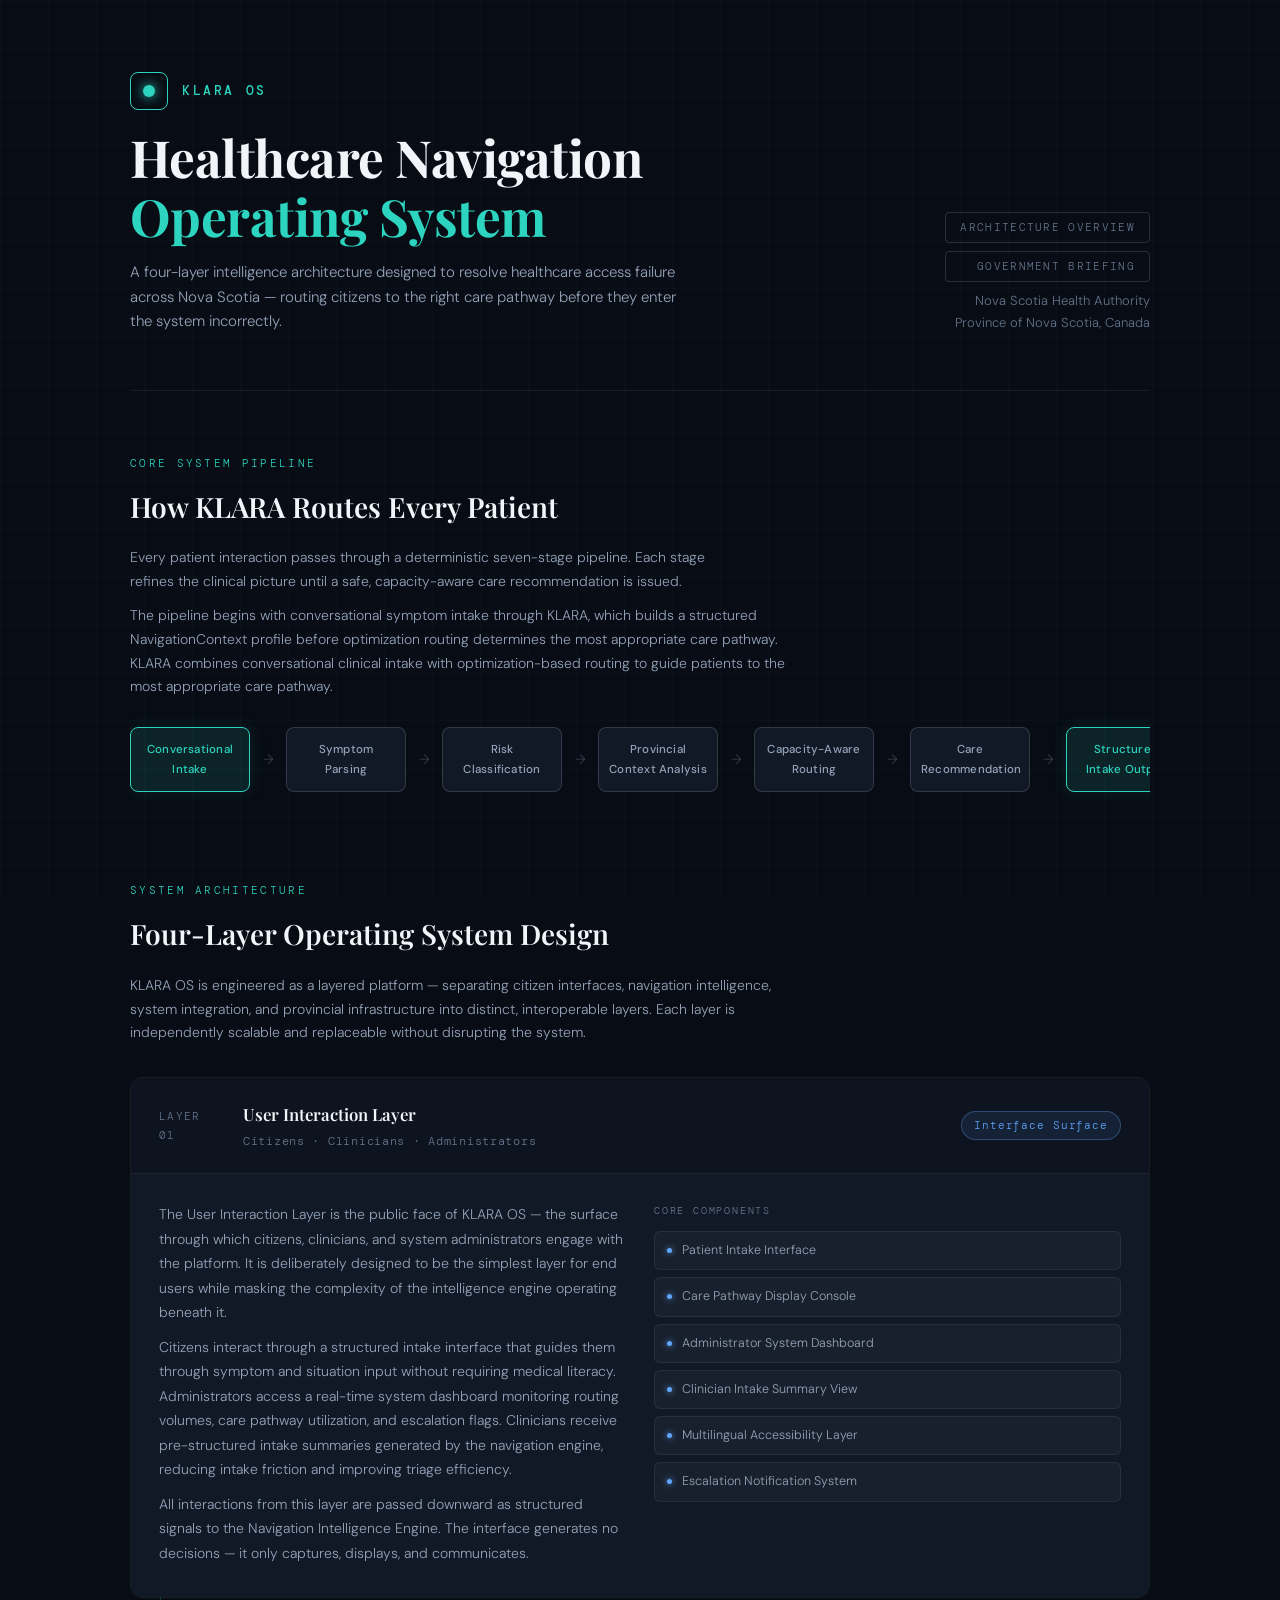
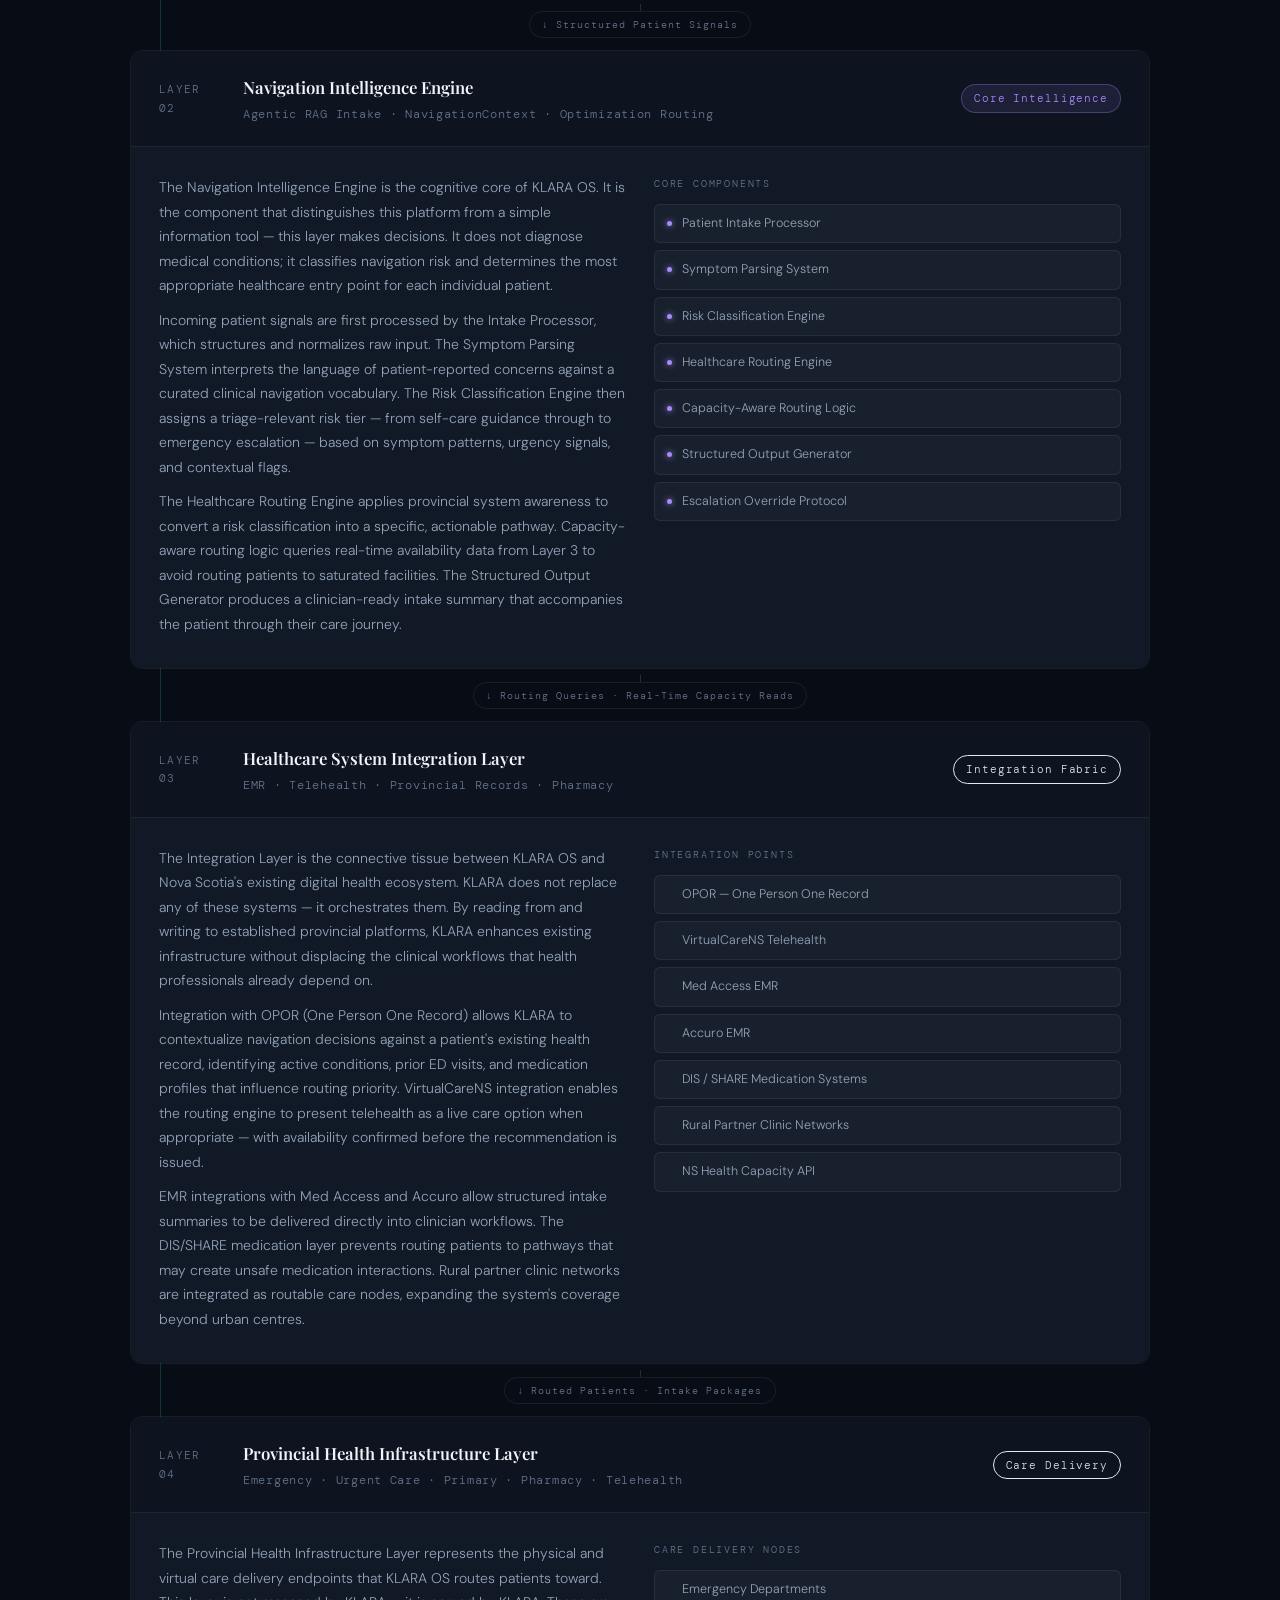
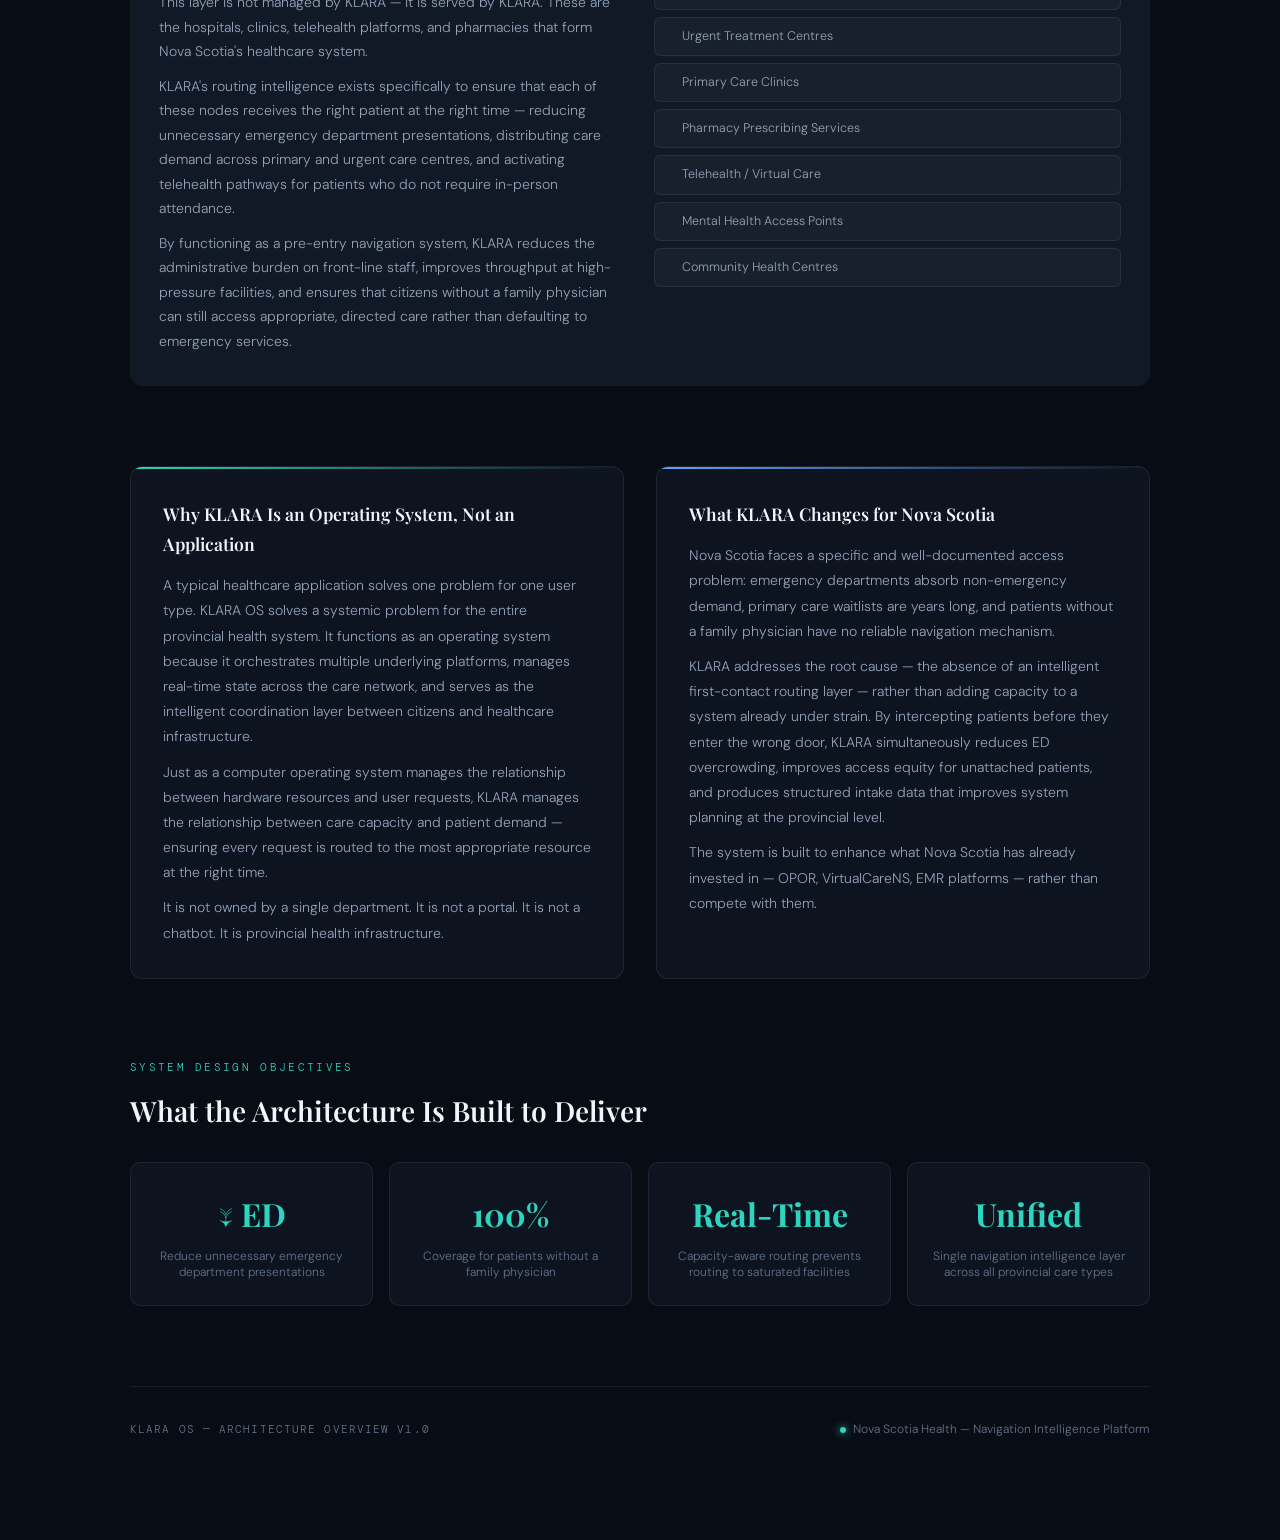
<file: cgi/klara-os-architecture(1).html>
<!DOCTYPE html>
<html lang="en">
<head>
<meta charset="UTF-8">
<meta name="viewport" content="width=device-width, initial-scale=1.0">
<title>KLARA OS — System Architecture</title>
<link href="https://fonts.googleapis.com/css2?family=Playfair+Display:wght@400;600;700&family=DM+Mono:wght@300;400;500&family=DM+Sans:wght@300;400;500&display=swap" rel="stylesheet">
<style>
  :root {
    --bg: #080c14;
    --surface: #0d1420;
    --surface2: #111927;
    --border: rgba(255,255,255,0.07);
    --border-bright: rgba(255,255,255,0.14);
    --teal: #2dd4bf;
    --teal-dim: rgba(45,212,191,0.12);
    --teal-glow: rgba(45,212,191,0.25);
    --blue: #60a5fa;
    --blue-dim: rgba(96,165,250,0.1);
    --amber: #fbbf24;
    --amber-dim: rgba(251,191,36,0.1);
    --rose: #fb7185;
    --rose-dim: rgba(251,113,133,0.1);
    --violet: #a78bfa;
    --violet-dim: rgba(167,139,250,0.1);
    --text: #e2e8f0;
    --text-muted: #64748b;
    --text-dim: #94a3b8;
  }

  *, *::before, *::after { box-sizing: border-box; margin: 0; padding: 0; }

  html { scroll-behavior: smooth; }

  body {
    background: var(--bg);
    color: var(--text);
    font-family: 'DM Sans', sans-serif;
    font-weight: 300;
    line-height: 1.7;
    min-height: 100vh;
    overflow-x: hidden;
  }

  /* Subtle grid bg */
  body::before {
    content: '';
    position: fixed;
    inset: 0;
    background-image:
      linear-gradient(rgba(45,212,191,0.03) 1px, transparent 1px),
      linear-gradient(90deg, rgba(45,212,191,0.03) 1px, transparent 1px);
    background-size: 48px 48px;
    pointer-events: none;
    z-index: 0;
  }

  .page {
    position: relative;
    z-index: 1;
    max-width: 1100px;
    margin: 0 auto;
    padding: 0 40px 100px;
  }

  /* ─── HEADER ─── */
  header {
    padding: 72px 0 56px;
    border-bottom: 1px solid var(--border);
    margin-bottom: 64px;
    display: grid;
    grid-template-columns: 1fr auto;
    align-items: end;
    gap: 40px;
  }

  .wordmark {
    display: flex;
    align-items: center;
    gap: 14px;
    margin-bottom: 18px;
  }

  .wordmark-icon {
    width: 38px;
    height: 38px;
    border: 1.5px solid var(--teal);
    border-radius: 8px;
    display: flex;
    align-items: center;
    justify-content: center;
    position: relative;
    flex-shrink: 0;
  }

  .wordmark-icon::after {
    content: '';
    width: 12px;
    height: 12px;
    border-radius: 50%;
    background: var(--teal);
    box-shadow: 0 0 12px var(--teal);
  }

  .wordmark-text {
    font-family: 'DM Mono', monospace;
    font-size: 13px;
    font-weight: 500;
    letter-spacing: 0.2em;
    text-transform: uppercase;
    color: var(--teal);
  }

  h1 {
    font-family: 'Playfair Display', serif;
    font-size: clamp(2.2rem, 4vw, 3.4rem);
    font-weight: 700;
    line-height: 1.15;
    color: #f1f5f9;
    letter-spacing: -0.01em;
  }

  h1 span {
    color: var(--teal);
  }

  .header-sub {
    margin-top: 14px;
    font-size: 15px;
    color: var(--text-dim);
    max-width: 560px;
    font-weight: 300;
    line-height: 1.65;
  }

  .header-meta {
    text-align: right;
    flex-shrink: 0;
  }

  .meta-badge {
    display: inline-block;
    padding: 5px 14px;
    border: 1px solid var(--border-bright);
    border-radius: 4px;
    font-family: 'DM Mono', monospace;
    font-size: 11px;
    letter-spacing: 0.12em;
    color: var(--text-muted);
    text-transform: uppercase;
    margin-bottom: 8px;
    display: block;
  }

  .meta-jurisdiction {
    font-size: 13px;
    color: var(--text-muted);
  }

  /* ─── SECTION TITLES ─── */
  .section-label {
    font-family: 'DM Mono', monospace;
    font-size: 10.5px;
    letter-spacing: 0.22em;
    text-transform: uppercase;
    color: var(--teal);
    margin-bottom: 10px;
  }

  h2 {
    font-family: 'Playfair Display', serif;
    font-size: 1.75rem;
    font-weight: 600;
    color: #f1f5f9;
    margin-bottom: 16px;
  }

  /* ─── PIPELINE ─── */
  .pipeline-section {
    margin-bottom: 80px;
  }

  .pipeline-row {
    display: flex;
    align-items: center;
    gap: 0;
    overflow-x: auto;
    padding: 28px 0 10px;
  }

  .pipeline-step {
    flex-shrink: 0;
    text-align: center;
    position: relative;
    opacity: 0;
    animation: fadeSlide 0.5s ease forwards;
  }

  .pipeline-step:nth-child(odd) { animation-delay: calc(var(--i, 0) * 0.08s); }

  @keyframes fadeSlide {
    from { opacity: 0; transform: translateY(10px); }
    to { opacity: 1; transform: translateY(0); }
  }

  .step-node {
    width: 120px;
    padding: 12px 10px;
    background: var(--surface2);
    border: 1px solid var(--border-bright);
    border-radius: 8px;
    font-size: 11.5px;
    font-weight: 500;
    color: var(--text-dim);
    letter-spacing: 0.02em;
    position: relative;
    transition: border-color 0.2s, color 0.2s;
  }

  .step-node:hover {
    border-color: var(--teal);
    color: var(--text);
  }

  .step-node.active {
    border-color: var(--teal);
    color: var(--teal);
    background: var(--teal-dim);
    box-shadow: 0 0 20px rgba(45,212,191,0.1);
  }

  .step-arrow {
    width: 36px;
    flex-shrink: 0;
    display: flex;
    align-items: center;
    justify-content: center;
    color: var(--text-muted);
    font-size: 14px;
    opacity: 0.5;
  }

  /* ─── ARCHITECTURE LAYERS ─── */
  .architecture {
    margin-bottom: 80px;
  }

  .arch-stack {
    display: flex;
    flex-direction: column;
    gap: 6px;
    margin-top: 32px;
    position: relative;
  }

  /* Vertical connector line */
  .arch-stack::before {
    content: '';
    position: absolute;
    left: 30px;
    top: 0;
    bottom: 0;
    width: 1px;
    background: linear-gradient(to bottom, transparent, var(--teal) 20%, var(--teal) 80%, transparent);
    opacity: 0.2;
  }

  .layer-card {
    border-radius: 12px;
    border: 1px solid var(--border);
    overflow: hidden;
    transition: border-color 0.3s;
    opacity: 0;
    animation: fadeSlide 0.6s ease forwards;
  }

  .layer-card:hover { border-color: var(--border-bright); }

  .layer-card:nth-child(1) { animation-delay: 0.1s; --layer-accent: var(--blue); --layer-dim: var(--blue-dim); }
  .layer-card:nth-child(2) { animation-delay: 0.2s; --layer-accent: var(--teal); --layer-dim: var(--teal-dim); }
  .layer-card:nth-child(3) { animation-delay: 0.3s; --layer-accent: var(--violet); --layer-dim: var(--violet-dim); }
  .layer-card:nth-child(4) { animation-delay: 0.4s; --layer-accent: var(--amber); --layer-dim: var(--amber-dim); }

  .layer-card:hover { border-color: var(--layer-accent); }

  .layer-header {
    display: grid;
    grid-template-columns: 64px 1fr auto;
    align-items: center;
    gap: 20px;
    padding: 22px 28px;
    background: var(--surface);
    border-bottom: 1px solid var(--border);
    cursor: pointer;
  }

  .layer-num {
    font-family: 'DM Mono', monospace;
    font-size: 11px;
    color: var(--text-muted);
    letter-spacing: 0.12em;
  }

  .layer-title-group { }

  .layer-title {
    font-family: 'Playfair Display', serif;
    font-size: 1.05rem;
    font-weight: 600;
    color: #f1f5f9;
    margin-bottom: 2px;
  }

  .layer-subtitle {
    font-size: 12px;
    color: var(--text-muted);
    font-family: 'DM Mono', monospace;
    letter-spacing: 0.06em;
  }

  .layer-badge {
    padding: 4px 12px;
    border-radius: 40px;
    font-size: 11px;
    font-family: 'DM Mono', monospace;
    letter-spacing: 0.08em;
    border: 1px solid;
    white-space: nowrap;
  }

  .layer-card:nth-child(1) .layer-badge { color: var(--blue); border-color: rgba(96,165,250,0.3); background: var(--blue-dim); }
  .layer-card:nth-child(2) .layer-badge { color: var(--teal); border-color: rgba(45,212,191,0.3); background: var(--teal-dim); }
  .layer-card:nth-child(3) .layer-badge { color: var(--violet); border-color: rgba(167,139,250,0.3); background: var(--violet-dim); }
  .layer-card:nth-child(4) .layer-badge { color: var(--amber); border-color: rgba(251,191,36,0.3); background: var(--amber-dim); }

  .layer-body {
    padding: 28px 28px 32px;
    background: var(--surface2);
    display: grid;
    grid-template-columns: 1fr 1fr;
    gap: 28px;
  }

  .layer-description {
    font-size: 14px;
    color: var(--text-dim);
    line-height: 1.75;
    font-weight: 300;
  }

  .layer-description p + p { margin-top: 10px; }

  .components-panel { }

  .components-label {
    font-family: 'DM Mono', monospace;
    font-size: 10px;
    letter-spacing: 0.18em;
    text-transform: uppercase;
    color: var(--text-muted);
    margin-bottom: 12px;
  }

  .components-grid {
    display: flex;
    flex-direction: column;
    gap: 7px;
  }

  .component-tag {
    display: flex;
    align-items: center;
    gap: 10px;
    padding: 8px 12px;
    border-radius: 6px;
    background: rgba(255,255,255,0.03);
    border: 1px solid var(--border);
    font-size: 12.5px;
    color: var(--text-dim);
    transition: all 0.2s;
  }

  .component-tag:hover {
    background: rgba(255,255,255,0.05);
    color: var(--text);
    border-color: var(--border-bright);
  }

  .component-tag::before {
    content: '';
    width: 5px;
    height: 5px;
    border-radius: 50%;
    background: var(--layer-accent);
    flex-shrink: 0;
    box-shadow: 0 0 6px var(--layer-accent);
  }

  /* ─── CONNECTOR ARROWS ─── */
  .layer-connector {
    display: flex;
    align-items: center;
    justify-content: center;
    height: 40px;
    position: relative;
  }

  .connector-line {
    width: 1px;
    height: 100%;
    background: linear-gradient(to bottom, var(--border-bright), transparent);
    position: absolute;
  }

  .connector-label {
    background: var(--bg);
    padding: 4px 12px;
    border: 1px solid var(--border);
    border-radius: 20px;
    font-family: 'DM Mono', monospace;
    font-size: 10px;
    letter-spacing: 0.1em;
    color: var(--text-muted);
    position: relative;
    z-index: 1;
  }

  /* ─── NARRATIVE ─── */
  .narrative-section {
    margin-bottom: 80px;
    display: grid;
    grid-template-columns: 1fr 1fr;
    gap: 32px;
  }

  .narrative-block {
    padding: 32px;
    background: var(--surface);
    border: 1px solid var(--border);
    border-radius: 12px;
    position: relative;
    overflow: hidden;
  }

  .narrative-block::before {
    content: '';
    position: absolute;
    top: 0;
    left: 0;
    right: 0;
    height: 2px;
  }

  .narrative-block.primary::before { background: linear-gradient(90deg, var(--teal), transparent); }
  .narrative-block.secondary::before { background: linear-gradient(90deg, var(--blue), transparent); }

  .narrative-block h3 {
    font-family: 'Playfair Display', serif;
    font-size: 1.1rem;
    font-weight: 600;
    color: #f1f5f9;
    margin-bottom: 14px;
  }

  .narrative-block p {
    font-size: 14px;
    color: var(--text-dim);
    line-height: 1.8;
    font-weight: 300;
  }

  .narrative-block p + p { margin-top: 10px; }

  /* ─── IMPACT STATS ─── */
  .impact-section {
    margin-bottom: 80px;
  }

  .impact-grid {
    display: grid;
    grid-template-columns: repeat(4, 1fr);
    gap: 16px;
    margin-top: 28px;
  }

  .impact-card {
    padding: 24px 20px;
    background: var(--surface);
    border: 1px solid var(--border);
    border-radius: 10px;
    text-align: center;
    transition: border-color 0.2s;
  }

  .impact-card:hover { border-color: var(--border-bright); }

  .impact-num {
    font-family: 'Playfair Display', serif;
    font-size: 2rem;
    font-weight: 700;
    color: var(--teal);
    margin-bottom: 6px;
    display: block;
  }

  .impact-label {
    font-size: 12px;
    color: var(--text-muted);
    line-height: 1.4;
  }

  /* ─── FOOTER ─── */
  footer {
    border-top: 1px solid var(--border);
    padding-top: 32px;
    display: flex;
    justify-content: space-between;
    align-items: center;
  }

  .footer-left {
    font-family: 'DM Mono', monospace;
    font-size: 11px;
    letter-spacing: 0.1em;
    color: var(--text-muted);
    text-transform: uppercase;
  }

  .footer-right {
    font-size: 12px;
    color: var(--text-muted);
  }

  .status-dot {
    display: inline-block;
    width: 6px;
    height: 6px;
    border-radius: 50%;
    background: var(--teal);
    margin-right: 7px;
    box-shadow: 0 0 8px var(--teal);
    animation: pulse 2s ease-in-out infinite;
  }

  @keyframes pulse {
    0%, 100% { opacity: 1; }
    50% { opacity: 0.4; }
  }

  /* ─── FLOW DIAGRAM ─── */
  .flow-section {
    margin-bottom: 80px;
  }

  .flow-visual {
    margin-top: 28px;
    background: var(--surface);
    border: 1px solid var(--border);
    border-radius: 12px;
    padding: 32px 28px;
    position: relative;
    overflow: hidden;
  }

  .flow-visual::after {
    content: 'KLARA OS — Navigation Pipeline';
    position: absolute;
    top: 14px;
    right: 20px;
    font-family: 'DM Mono', monospace;
    font-size: 10px;
    letter-spacing: 0.14em;
    color: var(--text-muted);
    text-transform: uppercase;
  }

  .flow-steps {
    display: flex;
    align-items: stretch;
    gap: 0;
    overflow-x: auto;
    padding-bottom: 4px;
  }

  .flow-node {
    flex: 1;
    min-width: 110px;
    display: flex;
    flex-direction: column;
    align-items: center;
    text-align: center;
    position: relative;
  }

  .flow-node + .flow-node::before {
    content: '→';
    position: absolute;
    left: -10px;
    top: 22px;
    color: var(--text-muted);
    font-size: 14px;
    opacity: 0.4;
  }

  .flow-circle {
    width: 44px;
    height: 44px;
    border-radius: 50%;
    border: 1.5px solid var(--border-bright);
    display: flex;
    align-items: center;
    justify-content: center;
    margin-bottom: 10px;
    font-family: 'DM Mono', monospace;
    font-size: 12px;
    color: var(--text-muted);
    background: var(--surface2);
    transition: all 0.2s;
    flex-shrink: 0;
  }

  .flow-node:hover .flow-circle {
    border-color: var(--teal);
    color: var(--teal);
    box-shadow: 0 0 16px rgba(45,212,191,0.15);
  }

  .flow-label {
    font-size: 11.5px;
    color: var(--text-muted);
    line-height: 1.4;
    max-width: 90px;
  }

  /* responsive */
  @media (max-width: 768px) {
    .page { padding: 0 20px 80px; }
    header { grid-template-columns: 1fr; gap: 20px; }
    .header-meta { text-align: left; }
    .layer-body { grid-template-columns: 1fr; }
    .narrative-section { grid-template-columns: 1fr; }
    .impact-grid { grid-template-columns: repeat(2, 1fr); }
    .flow-steps { flex-wrap: nowrap; }
  }
</style>
</head>
<body>
<div class="page">

  <!-- ─── HEADER ─── -->
  <header>
    <div>
      <div class="wordmark">
        <div class="wordmark-icon"></div>
        <span class="wordmark-text">KLARA OS</span>
      </div>
      <h1>Healthcare Navigation<br><span>Operating System</span></h1>
      <p class="header-sub">A four-layer intelligence architecture designed to resolve healthcare access failure across Nova Scotia — routing citizens to the right care pathway before they enter the system incorrectly.</p>
    </div>
    <div class="header-meta">
      <span class="meta-badge">Architecture Overview</span>
      <span class="meta-badge">Government Briefing</span>
      <p class="meta-jurisdiction">Nova Scotia Health Authority<br>Province of Nova Scotia, Canada</p>
    </div>
  </header>

  <!-- ─── PIPELINE ─── -->
  <section class="pipeline-section">
    <div class="section-label">Core System Pipeline</div>
    <h2>How KLARA Routes Every Patient</h2>
    <p style="font-size:14px;color:var(--text-dim);max-width:620px;">Every patient interaction passes through a deterministic seven-stage pipeline. Each stage refines the clinical picture until a safe, capacity-aware care recommendation is issued.</p>
    <p style="font-size:14px;color:var(--text-dim);max-width:680px;margin-top:10px;">The pipeline begins with conversational symptom intake through KLARA, which builds a structured NavigationContext profile before optimization routing determines the most appropriate care pathway. KLARA combines conversational clinical intake with optimization-based routing to guide patients to the most appropriate care pathway.</p>

    <div class="pipeline-row">
      <div class="pipeline-step" style="--i:0">
        <div class="step-node active">Conversational Intake</div>
      </div>
      <div class="step-arrow">→</div>
      <div class="pipeline-step" style="--i:1">
        <div class="step-node">Symptom Parsing</div>
      </div>
      <div class="step-arrow">→</div>
      <div class="pipeline-step" style="--i:2">
        <div class="step-node">Risk Classification</div>
      </div>
      <div class="step-arrow">→</div>
      <div class="pipeline-step" style="--i:3">
        <div class="step-node">Provincial Context Analysis</div>
      </div>
      <div class="step-arrow">→</div>
      <div class="pipeline-step" style="--i:4">
        <div class="step-node">Capacity-Aware Routing</div>
      </div>
      <div class="step-arrow">→</div>
      <div class="pipeline-step" style="--i:5">
        <div class="step-node">Care Recommendation</div>
      </div>
      <div class="step-arrow">→</div>
      <div class="pipeline-step" style="--i:6">
        <div class="step-node active">Structured Intake Output</div>
      </div>
    </div>
  </section>

  <!-- ─── ARCHITECTURE LAYERS ─── -->
  <section class="architecture">
    <div class="section-label">System Architecture</div>
    <h2>Four-Layer Operating System Design</h2>
    <p style="font-size:14px;color:var(--text-dim);max-width:680px;margin-bottom:8px;">KLARA OS is engineered as a layered platform — separating citizen interfaces, navigation intelligence, system integration, and provincial infrastructure into distinct, interoperable layers. Each layer is independently scalable and replaceable without disrupting the system.</p>

    <div class="arch-stack">

      <!-- LAYER 1 -->
      <div class="layer-card">
        <div class="layer-header">
          <div class="layer-num">LAYER 01</div>
          <div class="layer-title-group">
            <div class="layer-title">User Interaction Layer</div>
            <div class="layer-subtitle">Citizens · Clinicians · Administrators</div>
          </div>
          <div class="layer-badge">Interface Surface</div>
        </div>
        <div class="layer-body">
          <div class="layer-description">
            <p>The User Interaction Layer is the public face of KLARA OS — the surface through which citizens, clinicians, and system administrators engage with the platform. It is deliberately designed to be the simplest layer for end users while masking the complexity of the intelligence engine operating beneath it.</p>
            <p>Citizens interact through a structured intake interface that guides them through symptom and situation input without requiring medical literacy. Administrators access a real-time system dashboard monitoring routing volumes, care pathway utilization, and escalation flags. Clinicians receive pre-structured intake summaries generated by the navigation engine, reducing intake friction and improving triage efficiency.</p>
            <p>All interactions from this layer are passed downward as structured signals to the Navigation Intelligence Engine. The interface generates no decisions — it only captures, displays, and communicates.</p>
          </div>
          <div class="components-panel">
            <div class="components-label">Core Components</div>
            <div class="components-grid">
              <div class="component-tag">Patient Intake Interface</div>
              <div class="component-tag">Care Pathway Display Console</div>
              <div class="component-tag">Administrator System Dashboard</div>
              <div class="component-tag">Clinician Intake Summary View</div>
              <div class="component-tag">Multilingual Accessibility Layer</div>
              <div class="component-tag">Escalation Notification System</div>
            </div>
          </div>
        </div>
      </div>

      <div class="layer-connector">
        <div class="connector-line"></div>
        <span class="connector-label">↓ Structured Patient Signals</span>
      </div>

      <!-- LAYER 2 -->
      <div class="layer-card">
        <div class="layer-header">
          <div class="layer-num">LAYER 02</div>
          <div class="layer-title-group">
            <div class="layer-title">Navigation Intelligence Engine</div>
            <div class="layer-subtitle">Agentic RAG Intake · NavigationContext · Optimization Routing</div>
          </div>
          <div class="layer-badge">Core Intelligence</div>
        </div>
        <div class="layer-body">
          <div class="layer-description">
            <p>The Navigation Intelligence Engine is the cognitive core of KLARA OS. It is the component that distinguishes this platform from a simple information tool — this layer makes decisions. It does not diagnose medical conditions; it classifies navigation risk and determines the most appropriate healthcare entry point for each individual patient.</p>
            <p>Incoming patient signals are first processed by the Intake Processor, which structures and normalizes raw input. The Symptom Parsing System interprets the language of patient-reported concerns against a curated clinical navigation vocabulary. The Risk Classification Engine then assigns a triage-relevant risk tier — from self-care guidance through to emergency escalation — based on symptom patterns, urgency signals, and contextual flags.</p>
            <p>The Healthcare Routing Engine applies provincial system awareness to convert a risk classification into a specific, actionable pathway. Capacity-aware routing logic queries real-time availability data from Layer 3 to avoid routing patients to saturated facilities. The Structured Output Generator produces a clinician-ready intake summary that accompanies the patient through their care journey.</p>
          </div>
          <div class="components-panel">
            <div class="components-label">Core Components</div>
            <div class="components-grid">
              <div class="component-tag">Patient Intake Processor</div>
              <div class="component-tag">Symptom Parsing System</div>
              <div class="component-tag">Risk Classification Engine</div>
              <div class="component-tag">Healthcare Routing Engine</div>
              <div class="component-tag">Capacity-Aware Routing Logic</div>
              <div class="component-tag">Structured Output Generator</div>
              <div class="component-tag">Escalation Override Protocol</div>
            </div>
          </div>
        </div>
      </div>

      <div class="layer-connector">
        <div class="connector-line"></div>
        <span class="connector-label">↓ Routing Queries · Real-Time Capacity Reads</span>
      </div>

      <!-- LAYER 3 -->
      <div class="layer-card">
        <div class="layer-header">
          <div class="layer-num">LAYER 03</div>
          <div class="layer-title-group">
            <div class="layer-title">Healthcare System Integration Layer</div>
            <div class="layer-subtitle">EMR · Telehealth · Provincial Records · Pharmacy</div>
          </div>
          <div class="layer-badge">Integration Fabric</div>
        </div>
        <div class="layer-body">
          <div class="layer-description">
            <p>The Integration Layer is the connective tissue between KLARA OS and Nova Scotia's existing digital health ecosystem. KLARA does not replace any of these systems — it orchestrates them. By reading from and writing to established provincial platforms, KLARA enhances existing infrastructure without displacing the clinical workflows that health professionals already depend on.</p>
            <p>Integration with OPOR (One Person One Record) allows KLARA to contextualize navigation decisions against a patient's existing health record, identifying active conditions, prior ED visits, and medication profiles that influence routing priority. VirtualCareNS integration enables the routing engine to present telehealth as a live care option when appropriate — with availability confirmed before the recommendation is issued.</p>
            <p>EMR integrations with Med Access and Accuro allow structured intake summaries to be delivered directly into clinician workflows. The DIS/SHARE medication layer prevents routing patients to pathways that may create unsafe medication interactions. Rural partner clinic networks are integrated as routable care nodes, expanding the system's coverage beyond urban centres.</p>
          </div>
          <div class="components-panel">
            <div class="components-label">Integration Points</div>
            <div class="components-grid">
              <div class="component-tag">OPOR — One Person One Record</div>
              <div class="component-tag">VirtualCareNS Telehealth</div>
              <div class="component-tag">Med Access EMR</div>
              <div class="component-tag">Accuro EMR</div>
              <div class="component-tag">DIS / SHARE Medication Systems</div>
              <div class="component-tag">Rural Partner Clinic Networks</div>
              <div class="component-tag">NS Health Capacity API</div>
            </div>
          </div>
        </div>
      </div>

      <div class="layer-connector">
        <div class="connector-line"></div>
        <span class="connector-label">↓ Routed Patients · Intake Packages</span>
      </div>

      <!-- LAYER 4 -->
      <div class="layer-card">
        <div class="layer-header">
          <div class="layer-num">LAYER 04</div>
          <div class="layer-title-group">
            <div class="layer-title">Provincial Health Infrastructure Layer</div>
            <div class="layer-subtitle">Emergency · Urgent Care · Primary · Pharmacy · Telehealth</div>
          </div>
          <div class="layer-badge">Care Delivery</div>
        </div>
        <div class="layer-body">
          <div class="layer-description">
            <p>The Provincial Health Infrastructure Layer represents the physical and virtual care delivery endpoints that KLARA OS routes patients toward. This layer is not managed by KLARA — it is served by KLARA. These are the hospitals, clinics, telehealth platforms, and pharmacies that form Nova Scotia's healthcare system.</p>
            <p>KLARA's routing intelligence exists specifically to ensure that each of these nodes receives the right patient at the right time — reducing unnecessary emergency department presentations, distributing care demand across primary and urgent care centres, and activating telehealth pathways for patients who do not require in-person attendance.</p>
            <p>By functioning as a pre-entry navigation system, KLARA reduces the administrative burden on front-line staff, improves throughput at high-pressure facilities, and ensures that citizens without a family physician can still access appropriate, directed care rather than defaulting to emergency services.</p>
          </div>
          <div class="components-panel">
            <div class="components-label">Care Delivery Nodes</div>
            <div class="components-grid">
              <div class="component-tag">Emergency Departments</div>
              <div class="component-tag">Urgent Treatment Centres</div>
              <div class="component-tag">Primary Care Clinics</div>
              <div class="component-tag">Pharmacy Prescribing Services</div>
              <div class="component-tag">Telehealth / Virtual Care</div>
              <div class="component-tag">Mental Health Access Points</div>
              <div class="component-tag">Community Health Centres</div>
            </div>
          </div>
        </div>
      </div>

    </div>
  </section>

  <!-- ─── NARRATIVE ─── -->
  <section class="narrative-section">
    <div class="narrative-block primary">
      <h3>Why KLARA Is an Operating System, Not an Application</h3>
      <p>A typical healthcare application solves one problem for one user type. KLARA OS solves a systemic problem for the entire provincial health system. It functions as an operating system because it orchestrates multiple underlying platforms, manages real-time state across the care network, and serves as the intelligent coordination layer between citizens and healthcare infrastructure.</p>
      <p>Just as a computer operating system manages the relationship between hardware resources and user requests, KLARA manages the relationship between care capacity and patient demand — ensuring every request is routed to the most appropriate resource at the right time.</p>
      <p>It is not owned by a single department. It is not a portal. It is not a chatbot. It is provincial health infrastructure.</p>
    </div>
    <div class="narrative-block secondary">
      <h3>What KLARA Changes for Nova Scotia</h3>
      <p>Nova Scotia faces a specific and well-documented access problem: emergency departments absorb non-emergency demand, primary care waitlists are years long, and patients without a family physician have no reliable navigation mechanism.</p>
      <p>KLARA addresses the root cause — the absence of an intelligent first-contact routing layer — rather than adding capacity to a system already under strain. By intercepting patients before they enter the wrong door, KLARA simultaneously reduces ED overcrowding, improves access equity for unattached patients, and produces structured intake data that improves system planning at the provincial level.</p>
      <p>The system is built to enhance what Nova Scotia has already invested in — OPOR, VirtualCareNS, EMR platforms — rather than compete with them.</p>
    </div>
  </section>

  <!-- ─── IMPACT ─── -->
  <section class="impact-section">
    <div class="section-label">System Design Objectives</div>
    <h2>What the Architecture Is Built to Deliver</h2>
    <div class="impact-grid">
      <div class="impact-card">
        <span class="impact-num">↓ ED</span>
        <div class="impact-label">Reduce unnecessary emergency department presentations</div>
      </div>
      <div class="impact-card">
        <span class="impact-num">100%</span>
        <div class="impact-label">Coverage for patients without a family physician</div>
      </div>
      <div class="impact-card">
        <span class="impact-num">Real-Time</span>
        <div class="impact-label">Capacity-aware routing prevents routing to saturated facilities</div>
      </div>
      <div class="impact-card">
        <span class="impact-num">Unified</span>
        <div class="impact-label">Single navigation intelligence layer across all provincial care types</div>
      </div>
    </div>
  </section>

  <!-- ─── FOOTER ─── -->
  <footer>
    <div class="footer-left">KLARA OS — Architecture Overview v1.0</div>
    <div class="footer-right"><span class="status-dot"></span>Nova Scotia Health — Navigation Intelligence Platform</div>
  </footer>

</div>
</body>
</html>
</file>
<file: static/user.css>
@import url('https://fonts.googleapis.com/css2?family=Inter:wght@300;400;500;600;700;800&display=swap');

body {
    font-family: 'Inter', sans-serif;
    margin: 0;
    padding: 0;
    background-color: #0f172a; /* Sleek dark mode background matching admin */
    color: #e2e8f0;            /* Text color matching admin */
    display: flex;
    justify-content: center;
    align-items: center;
    min-height: 100vh;
    position: relative;
    overflow-x: hidden;
}

/* Ensure hidden attributes are genuinely hidden, overriding display properties */
[hidden] {
    display: none !important;
}

/* Subtle background glow effect for premium feel */
.bg-glow {
    position: absolute;
    width: 600px;
    height: 600px;
    background: radial-gradient(circle, rgba(14, 165, 233, 0.15) 0%, rgba(15, 23, 42, 0) 70%);
    top: 50%;
    left: 50%;
    transform: translate(-50%, -50%);
    z-index: 0;
    pointer-events: none;
}

.app-shell {
    position: relative;
    z-index: 1;
    width: 100%;
    max-width: 600px;
    padding: 2.5rem;
    box-sizing: border-box;
    background: #1e293b;       /* Surface matching admin panel */
    border: 1px solid #334155; /* Subtle border matching admin */
    box-shadow: 0 25px 50px -12px rgba(0, 0, 0, 0.5); /* Stronger shadow for depth */
    border-radius: 16px;       /* Softer rounded corners */
    backdrop-filter: blur(10px);
}

.logo-row {
    display: flex;
    align-items: center;
    gap: 1rem;
    margin-bottom: 2rem;
}

.logo-mark svg {
    width: 36px;
    height: 36px;
}

.logo-word {
    font-size: 1.5rem;
    font-weight: 800;
    color: #f8fafc;
    letter-spacing: 0.5px;
}

.logo-accent {
    color: #0ea5e9;
}

.welcome-heading {
    margin-top: 0;
    font-size: 1.75rem;
    color: #0ea5e9;
    font-weight: 700;
    letter-spacing: -0.5px;
}

.welcome-sub {
    color: #94a3b8;
    line-height: 1.5;
    margin-bottom: 2rem;
}

.input-wrap textarea,
.input-wrap select {
    width: 100%;
    background: #0f172a;        /* Input background matches body */
    border: 1px solid #334155;
    color: #f8fafc;
    border-radius: 12px;
    padding: 1.25rem;
    font-size: 1rem;
    margin-bottom: 1rem;
    box-sizing: border-box;
    font-family: inherit;
    transition: all 0.3s ease;
}

.input-wrap textarea {
    resize: vertical;
}

.input-wrap select {
    appearance: none;
    -webkit-appearance: none;
    -moz-appearance: none;
    background-color: #0f172a;
    background-image: url("data:image/svg+xml;charset=US-ASCII,%3Csvg%20xmlns%3D%22http%3A%2F%2Fwww.w3.org%2F2000%2Fsvg%22%20width%3D%22292.4%22%20height%3D%22292.4%22%3E%3Cpath%20fill%3D%22%2394a3b8%22%20d%3D%22M287%2069.4a17.6%2017.6%200%200%200-13-5.4H18.4c-5%200-9.3%201.8-12.9%205.4A17.6%2017.6%200%200%200%200%2082.2c0%205%201.8%209.3%205.4%2012.9l128%20127.9c3.6%203.6%207.8%205.4%2012.8%205.4s9.2-1.8%2012.8-5.4L287%2095c3.5-3.5%205.4-7.8%205.4-12.8%200-5-1.9-9.2-5.5-12.8z%22%2F%3E%3C%2Fsvg%3E");
    background-repeat: no-repeat;
    background-position: right 1.25rem top 50%;
    background-size: 0.65rem auto;
    cursor: pointer;
}

.input-wrap select:invalid {
    color: #475569;
}

.input-wrap select option {
    background-color: #0f172a;
    color: #f8fafc;
    padding: 1rem;
    font-size: 1rem;
}

.input-wrap select:focus,
.input-wrap textarea:focus {
    outline: none;
    border-color: #0ea5e9;
    box-shadow: 0 0 0 3px rgba(14, 165, 233, 0.2);
}

.input-wrap textarea::placeholder {
    color: #475569;
}

.btn-go {
    background: linear-gradient(135deg, #0ea5e9 0%, #0284c7 100%);
    color: white;
    padding: 1rem 2rem;
    border: none;
    border-radius: 12px;
    font-size: 1.1rem;
    font-weight: 600;
    cursor: pointer;
    width: 100%;
    transition: all 0.2s ease;
    box-shadow: 0 4px 6px -1px rgba(14, 165, 233, 0.2);
}

.btn-go:hover:not(:disabled) {
    transform: translateY(-2px);
    box-shadow: 0 10px 15px -3px rgba(14, 165, 233, 0.3);
}

.btn-go:active:not(:disabled) {
    transform: translateY(0);
}

.btn-go:disabled {
    background: #475569;
    color: #94a3b8;
    box-shadow: none;
    cursor: not-allowed;
}

.region-indicator {
    margin-bottom: 1.5rem;
    font-size: 0.95rem;
    color: #94a3b8;
    display: flex;
    align-items: center;
    gap: 0.5rem;
}

.btn-back {
    background: none;
    border: none;
    color: #94a3b8;
    cursor: pointer;
    font-size: 1rem;
    font-weight: 500;
    margin-bottom: 1.5rem;
    padding: 0;
    display: inline-flex;
    align-items: center;
    transition: color 0.2s ease;
}

.btn-back:hover {
    color: #e2e8f0;
}

.result-hero {
    background: #0f172a;
    border: 1px solid #334155;
    padding: 2.5rem 2rem;
    border-radius: 16px;
    text-align: center;
    margin-bottom: 2rem;
}

.result-emoji { 
    font-size: 3.5rem; 
    margin-bottom: 1rem;
    animation: bounceIn 0.5s cubic-bezier(0.175, 0.885, 0.32, 1.275) both;
}

.result-heading { 
    color: #94a3b8; 
    font-size: 1.1rem;
    font-weight: 500;
    margin: 0 0 0.5rem 0;
}

.result-pathway { 
    font-size: 1.75rem; 
    font-weight: 700; 
    color: #0ea5e9;
    margin: 0;
}

.result-reason {
    color: #cbd5e1;
    line-height: 1.6;
    margin-bottom: 2rem;
    text-align: center;
}

.result-options {
    margin-bottom: 2rem;
}

.result-options h3 {
    font-size: 1.1rem;
    color: #f8fafc;
    margin-bottom: 1rem;
}

.result-options ul {
    list-style: none;
    padding: 0;
    margin: 0;
    display: flex;
    flex-direction: column;
    gap: 0.5rem;
}

.result-options li {
    background: #0f172a;
    border: 1px solid #334155;
    padding: 1rem;
    border-radius: 8px;
    display: flex;
    align-items: center;
}

.result-options li::before {
    content: '→';
    color: #0ea5e9;
    font-weight: bold;
    margin-right: 0.75rem;
}

.result-summary {
    background: #0f172a;
    border: 1px solid #334155;
    border-radius: 12px;
    padding: 1.5rem;
    margin-bottom: 2rem;
}

.result-summary h3 {
    font-size: 1rem;
    color: #94a3b8;
    text-transform: uppercase;
    letter-spacing: 0.5px;
    margin: 0 0 1rem 0;
}

.result-summary p {
    margin: 0.5rem 0;
    color: #e2e8f0;
}

.result-summary strong {
    color: #94a3b8;
    margin-right: 0.25rem;
}

.emergency-banner {
    background: rgba(239, 68, 68, 0.1);
    border: 1px solid rgba(239, 68, 68, 0.3);
    color: #fca5a5;
    padding: 1.25rem;
    border-radius: 12px;
    margin: 1.5rem 0;
    font-weight: 500;
    display: flex;
    align-items: center;
    gap: 1rem;
}

.emergency-icon {
    font-size: 1.5rem;
}

/* LP / Optimization Model panel */
.lp-model-panel {
    background: #0f172a;
    border: 1px solid #334155;
    border-radius: 12px;
    margin-bottom: 2rem;
    overflow: hidden;
}
.lp-toggle {
    width: 100%;
    padding: 1rem 1.25rem;
    background: transparent;
    border: none;
    color: #94a3b8;
    font-size: 0.95rem;
    text-align: left;
    cursor: pointer;
    display: flex;
    align-items: center;
    gap: 0.5rem;
}
.lp-toggle:hover { color: #e2e8f0; }
.lp-toggle-icon {
    color: #0ea5e9;
    font-size: 0.9rem;
    transition: transform 0.2s;
}
.lp-content {
    padding: 0 1.25rem 1.25rem;
    border-top: 1px solid #334155;
}
.lp-user-story { margin-bottom: 1.25rem; }
.lp-section-title {
    color: #94a3b8;
    font-size: 0.9rem;
    font-weight: 600;
    margin: 1rem 0 0.5rem 0;
}
.lp-section-title:first-child { margin-top: 0; }
.lp-story-intro, .lp-story-logic {
    color: #e2e8f0;
    font-size: 0.95rem;
    line-height: 1.6;
    margin: 0 0 0.75rem 0;
}
.lp-story-stat {
    color: #0ea5e9;
    font-size: 0.95rem;
    line-height: 1.6;
    margin: 0 0 0.75rem 0;
    padding: 0.75rem;
    background: rgba(14, 165, 233, 0.08);
    border-radius: 8px;
    border-left: 3px solid #0ea5e9;
}
.lp-ranking-section { margin-bottom: 1rem; }
.lp-ranking-intro { color: #94a3b8; font-size: 0.9rem; margin: 0 0 0.5rem 0; }
.lp-ranking { display: flex; flex-wrap: wrap; gap: 0.5rem; }
.lp-pathway {
    background: #1e293b;
    padding: 0.35rem 0.6rem;
    border-radius: 6px;
    font-size: 0.85rem;
    color: #e2e8f0;
}
.lp-pathway .lp-rank { color: #0ea5e9; margin-right: 0.25rem; }
.lp-technical {
    margin-top: 1rem;
    padding-top: 1rem;
    border-top: 1px solid #334155;
}
.lp-technical summary {
    color: #64748b;
    font-size: 0.85rem;
    cursor: pointer;
}
.lp-tech-details {
    color: #64748b;
    font-size: 0.8rem;
    margin-top: 0.5rem;
}
.lp-objective { display: block; margin-top: 0.25rem; }

/* Option cards with Get directions */
.option-card-wrap {
    display: flex;
    align-items: center;
    justify-content: space-between;
    gap: 0.75rem;
    background: #0f172a;
    border: 1px solid #334155;
    padding: 1rem;
    border-radius: 8px;
    margin-bottom: 0.5rem;
}
.option-card-wrap .option-link { flex: 1; }
.option-directions {
    font-size: 0.85rem;
    color: #0ea5e9;
    white-space: nowrap;
}
.option-directions:hover { text-decoration: underline; }

/* User Dashboard (post-submit) */
.dashboard-view {
    background: #0f172a;
    border: 1px solid #334155;
    border-radius: 12px;
    padding: 1.5rem;
    margin-top: 1.5rem;
}
.dashboard-view h3 { margin: 0 0 1rem 0; color: #0ea5e9; font-size: 1.1rem; }
.dashboard-view h4 { margin: 0.75rem 0 0.5rem 0; color: #94a3b8; font-size: 0.95rem; }
.dashboard-status, .dashboard-next-steps, .dashboard-directions, .dashboard-intake-report {
    margin-bottom: 1rem;
    color: #e2e8f0;
    font-size: 0.95rem;
}
.dashboard-view ul { margin: 0.25rem 0; padding-left: 1.25rem; }
.dashboard-locations-title { margin: 0.75rem 0 0.35rem 0; font-size: 0.9rem; color: #94a3b8; }
.dashboard-locations { list-style: none; padding-left: 0; }
.dashboard-locations a { color: #0ea5e9; }
.lp-explainer { color: #94a3b8; font-size: 0.9rem; margin: 0 0 0.75rem 0; line-height: 1.45; }
.lp-logic { color: #64748b; font-size: 0.85rem; margin-bottom: 0.5rem; }
.btn-directions {
    display: inline-block;
    background: linear-gradient(135deg, #0ea5e9 0%, #0284c7 100%);
    color: white;
    padding: 0.5rem 1rem;
    border-radius: 8px;
    font-weight: 600;
    text-decoration: none;
}
.btn-directions:hover { opacity: 0.9; }

.disclaimer {
    font-size: 0.85rem;
    color: #64748b;
    text-align: center;
    line-height: 1.5;
    margin-top: 2rem;
    margin-bottom: 0;
}

.admin-link {
    display: inline-block;
    margin-top: 2.5rem;
    text-align: center;
    color: #0ea5e9;
    text-decoration: none;
    font-size: 0.9rem;
    font-weight: 500;
    transition: color 0.2s ease;
    width: 100%;
}

.admin-link:hover {
    color: #38bdf8;
    text-decoration: underline;
}

#user-footer p {
    margin-top: 1rem;
    text-align: center;
    font-size: 0.75rem;
    color: #475569;
}

/* ==========================================================================
   ANIMATIONS & TRANSITIONS (Palantir/Apple Inspired)
   ========================================================================== */

/* Base fade-up animation applied to elements as they enter the DOM */
@keyframes fadeUp {
    0% {
        opacity: 0;
        transform: translateY(20px);
    }
    100% {
        opacity: 1;
        transform: translateY(0);
    }
}

/* Base fade-out animation applied to elements leaving the DOM */
@keyframes fadeOut {
    0% {
        opacity: 1;
        transform: translateY(0);
    }
    100% {
        opacity: 0;
        transform: translateY(-10px);
    }
}

.animate-up {
    /* Set initial state so elements don't flash before animation starts */
    opacity: 0; 
    animation: fadeUp 0.8s cubic-bezier(0.16, 1, 0.3, 1) forwards;
}

/* Staggered Delay Utility Classes */
.delay-0 { animation-delay: 0ms; }
.delay-1 { animation-delay: 100ms; }
.delay-2 { animation-delay: 200ms; }
.delay-3 { animation-delay: 300ms; }
.delay-4 { animation-delay: 400ms; }
.delay-5 { animation-delay: 500ms; }

/* View Transition States */
.view-container {
    transition: opacity 0.4s ease;
}

.view-hidden {
    display: none !important;
}

.view-fade-out {
    animation: fadeOut 0.4s cubic-bezier(0.16, 1, 0.3, 1) forwards !important;
}

@keyframes bounceIn {
    0% { transform: scale(0.5); opacity: 0; }
    50% { transform: scale(1.1); opacity: 1; }
    100% { transform: scale(1); opacity: 1; }
}

/* Spinner Animation */
.spinner {
    display: inline-block;
    width: 16px;
    height: 16px;
    border: 2px solid rgba(255,255,255,0.3);
    border-radius: 50%;
    border-top-color: #fff;
    animation: spin 1s ease-in-out infinite;
    margin-right: 8px;
    vertical-align: middle;
}

@keyframes spin {
    to { transform: rotate(360deg); }
}

/* ═══ Chat / Conversational Intake ═══ */
.chat-container {
    display: flex;
    flex-direction: column;
    min-height: 380px;
}

.chat-messages {
    flex: 1;
    overflow-y: auto;
    padding: 1rem 0;
    display: flex;
    flex-direction: column;
    gap: 1rem;
    max-height: 420px;
}

.chat-bubble {
    max-width: 85%;
    padding: 1rem 1.25rem;
    border-radius: 16px;
    line-height: 1.5;
}

.chat-bubble.klara {
    align-self: flex-start;
    background: #0f172a;
    border: 1px solid #334155;
    color: #e2e8f0;
}

.chat-bubble.user {
    align-self: flex-end;
    background: linear-gradient(135deg, #0ea5e9 0%, #0284c7 100%);
    color: white;
}

.chat-bubble p {
    margin: 0;
}

.chat-input-area {
    display: flex;
    flex-direction: column;
    gap: 0.75rem;
    padding-top: 1rem;
    border-top: 1px solid #334155;
}

.chat-input-area textarea {
    width: 100%;
    min-height: 60px;
    padding: 1rem;
    border-radius: 12px;
    border: 1px solid #334155;
    background: #0f172a;
    color: #f8fafc;
    font-family: inherit;
    font-size: 1rem;
    resize: none;
    box-sizing: border-box;
}

.chat-input-area textarea:focus {
    outline: none;
    border-color: #0ea5e9;
}

.chat-actions {
    display: flex;
    align-items: center;
    justify-content: flex-end;
    gap: 0.75rem;
}

.btn-voice {
    background: #334155;
    border: none;
    border-radius: 10px;
    width: 44px;
    height: 44px;
    display: flex;
    align-items: center;
    justify-content: center;
    cursor: pointer;
    color: #94a3b8;
    transition: all 0.2s;
}

.btn-voice:hover:not(:disabled) {
    background: #475569;
    color: #0ea5e9;
}

.btn-voice:disabled {
    opacity: 0.5;
    cursor: not-allowed;
}

.btn-voice.recording {
    background: rgba(239, 68, 68, 0.2);
    color: #f87171;
}

.btn-voice svg {
    width: 22px;
    height: 22px;
}

.btn-send {
    background: linear-gradient(135deg, #0ea5e9 0%, #0284c7 100%);
    color: white;
    border: none;
    padding: 0.6rem 1.5rem;
    border-radius: 10px;
    font-weight: 600;
    cursor: pointer;
    transition: opacity 0.2s;
}

.btn-send:hover:not(:disabled) {
    opacity: 0.9;
}

.btn-send:disabled {
    opacity: 0.5;
    cursor: not-allowed;
}

/* ═══ Join Modal ═══ */
.modal {
    position: fixed;
    inset: 0;
    z-index: 100;
    display: flex;
    align-items: center;
    justify-content: center;
    padding: 1rem;
}

.modal-backdrop {
    position: absolute;
    inset: 0;
    background: rgba(0, 0, 0, 0.6);
}

.modal-content {
    position: relative;
    background: #1e293b;
    border: 1px solid #334155;
    border-radius: 16px;
    padding: 2rem;
    max-width: 400px;
    width: 100%;
}

.modal-content h3 {
    margin: 0 0 1rem 0;
    color: #f8fafc;
}

.modal-content p {
    margin: 0 0 1rem 0;
    color: #94a3b8;
    font-size: 0.95rem;
}

.modal-content input {
    width: 100%;
    padding: 1rem;
    border-radius: 10px;
    border: 1px solid #334155;
    background: #0f172a;
    color: #f8fafc;
    font-size: 1rem;
    margin-bottom: 1rem;
    box-sizing: border-box;
}

.modal-actions {
    display: flex;
    gap: 0.75rem;
    justify-content: flex-end;
}

.btn-secondary {
    background: #334155;
    color: #e2e8f0;
    border: none;
    padding: 0.6rem 1.25rem;
    border-radius: 10px;
    cursor: pointer;
}

.btn-primary {
    background: linear-gradient(135deg, #0ea5e9 0%, #0284c7 100%);
    color: white;
    border: none;
    padding: 0.6rem 1.25rem;
    border-radius: 10px;
    font-weight: 600;
    cursor: pointer;
}

/* ═══ Clickable Options (Results) ═══ */
.options-list {
    display: flex;
    flex-direction: column;
    gap: 0.5rem;
}

.option-link {
    display: flex;
    align-items: center;
    gap: 0.75rem;
    padding: 1rem 1.25rem;
    background: #0f172a;
    border: 1px solid #334155;
    border-radius: 10px;
    color: #0ea5e9;
    text-decoration: none;
    transition: all 0.2s;
}

.option-link:hover {
    border-color: #0ea5e9;
    background: rgba(14, 165, 233, 0.08);
}

.option-link.selected {
    border-color: #0ea5e9;
    background: rgba(14, 165, 233, 0.15);
}

.option-arrow {
    color: #0ea5e9;
    font-weight: bold;
}

.submit-request-area {
    margin-top: 1.5rem;
    padding-top: 1rem;
    border-top: 1px solid #334155;
}

.submit-hint {
    font-size: 0.9rem;
    color: #94a3b8;
    margin: 0 0 0.75rem 0;
}

.btn-submit-request {
    background: linear-gradient(135deg, #0ea5e9 0%, #0284c7 100%);
    color: white;
    border: none;
    padding: 0.75rem 1.5rem;
    border-radius: 10px;
    font-weight: 600;
    cursor: pointer;
    transition: opacity 0.2s;
}

.btn-submit-request:hover:not(:disabled) {
    opacity: 0.9;
}

.btn-submit-request:disabled {
    opacity: 0.5;
    cursor: not-allowed;
}

.btn-join-inline {
    margin-top: 0.5rem;
    background: linear-gradient(135deg, #0ea5e9 0%, #0284c7 100%);
    color: white;
    border: none;
    padding: 0.5rem 1rem;
    border-radius: 8px;
    font-weight: 600;
    cursor: pointer;
}

/* Region dropdown in chat */
.chat-select {
    width: 100%;
    padding: 0.75rem 1rem;
    margin-bottom: 0.5rem;
    border-radius: 10px;
    border: 1px solid #334155;
    background: #0f172a;
    color: #f8fafc;
    font-size: 1rem;
    font-family: inherit;
    cursor: pointer;
}

.chat-select:focus {
    outline: none;
    border-color: #0ea5e9;
}

.btn-region-select {
    background: linear-gradient(135deg, #0ea5e9 0%, #0284c7 100%);
    color: white;
    border: none;
    padding: 0.5rem 1rem;
    border-radius: 8px;
    font-weight: 600;
    cursor: pointer;
}

/* Symptom checkboxes for narrowing search */
.symptom-checkboxes {
    display: flex;
    flex-direction: column;
    gap: 0.5rem;
    margin: 0.75rem 0 1rem;
}
.symptom-check-item {
    display: flex;
    align-items: center;
    gap: 0.5rem;
    cursor: pointer;
    padding: 0.4rem 0;
    color: #e2e8f0;
}
.symptom-check-item input { accent-color: #0ea5e9; }
.symptom-check-item span { flex: 1; }
.btn-symptom-continue {
    background: linear-gradient(135deg, #0ea5e9 0%, #0284c7 100%);
    color: white;
    border: none;
    padding: 0.5rem 1rem;
    border-radius: 8px;
    font-weight: 600;
    cursor: pointer;
}

/* Submit intake button in chat (done step) */
.chat-submit-wrap { margin-top: 0.5rem; }
.btn-submit-inline {
    background: linear-gradient(135deg, #0ea5e9 0%, #0284c7 100%);
    color: white;
    border: none;
    padding: 0.5rem 1rem;
    border-radius: 8px;
    font-weight: 600;
    cursor: pointer;
}
</file>
